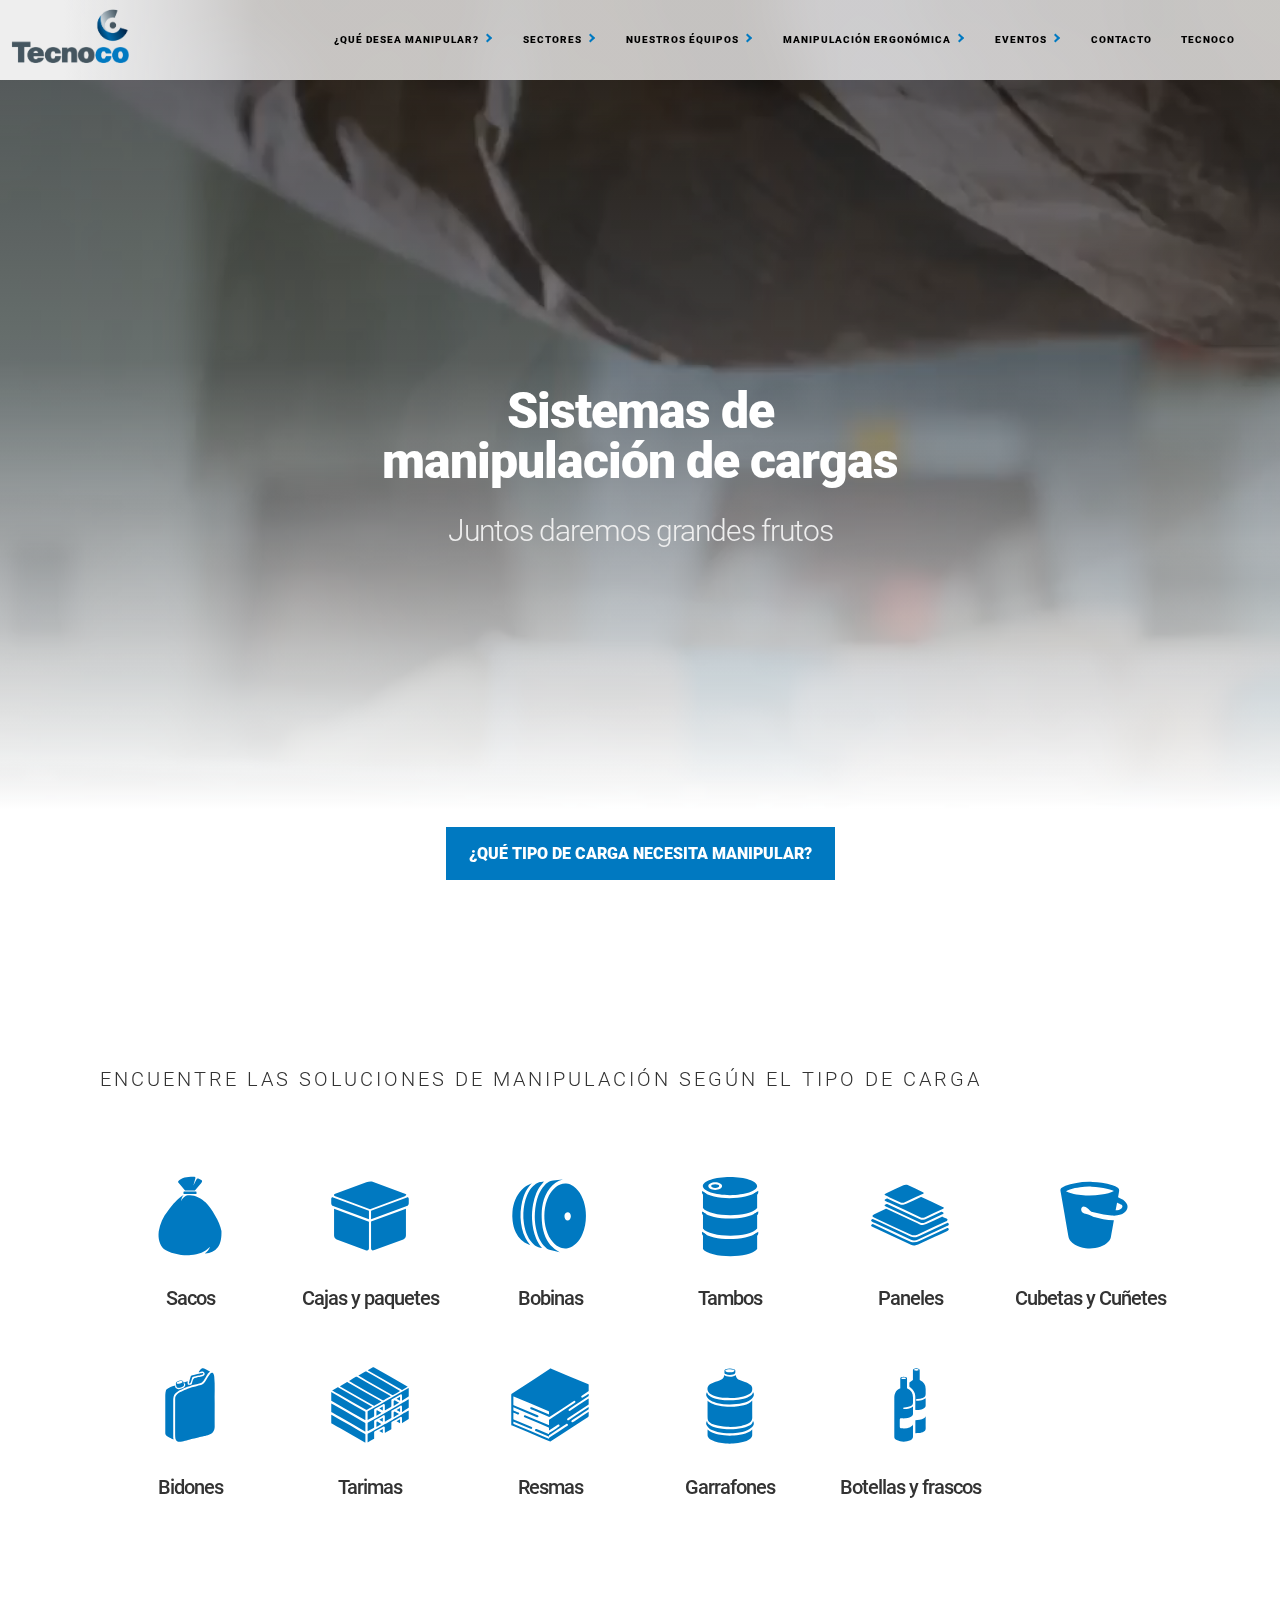
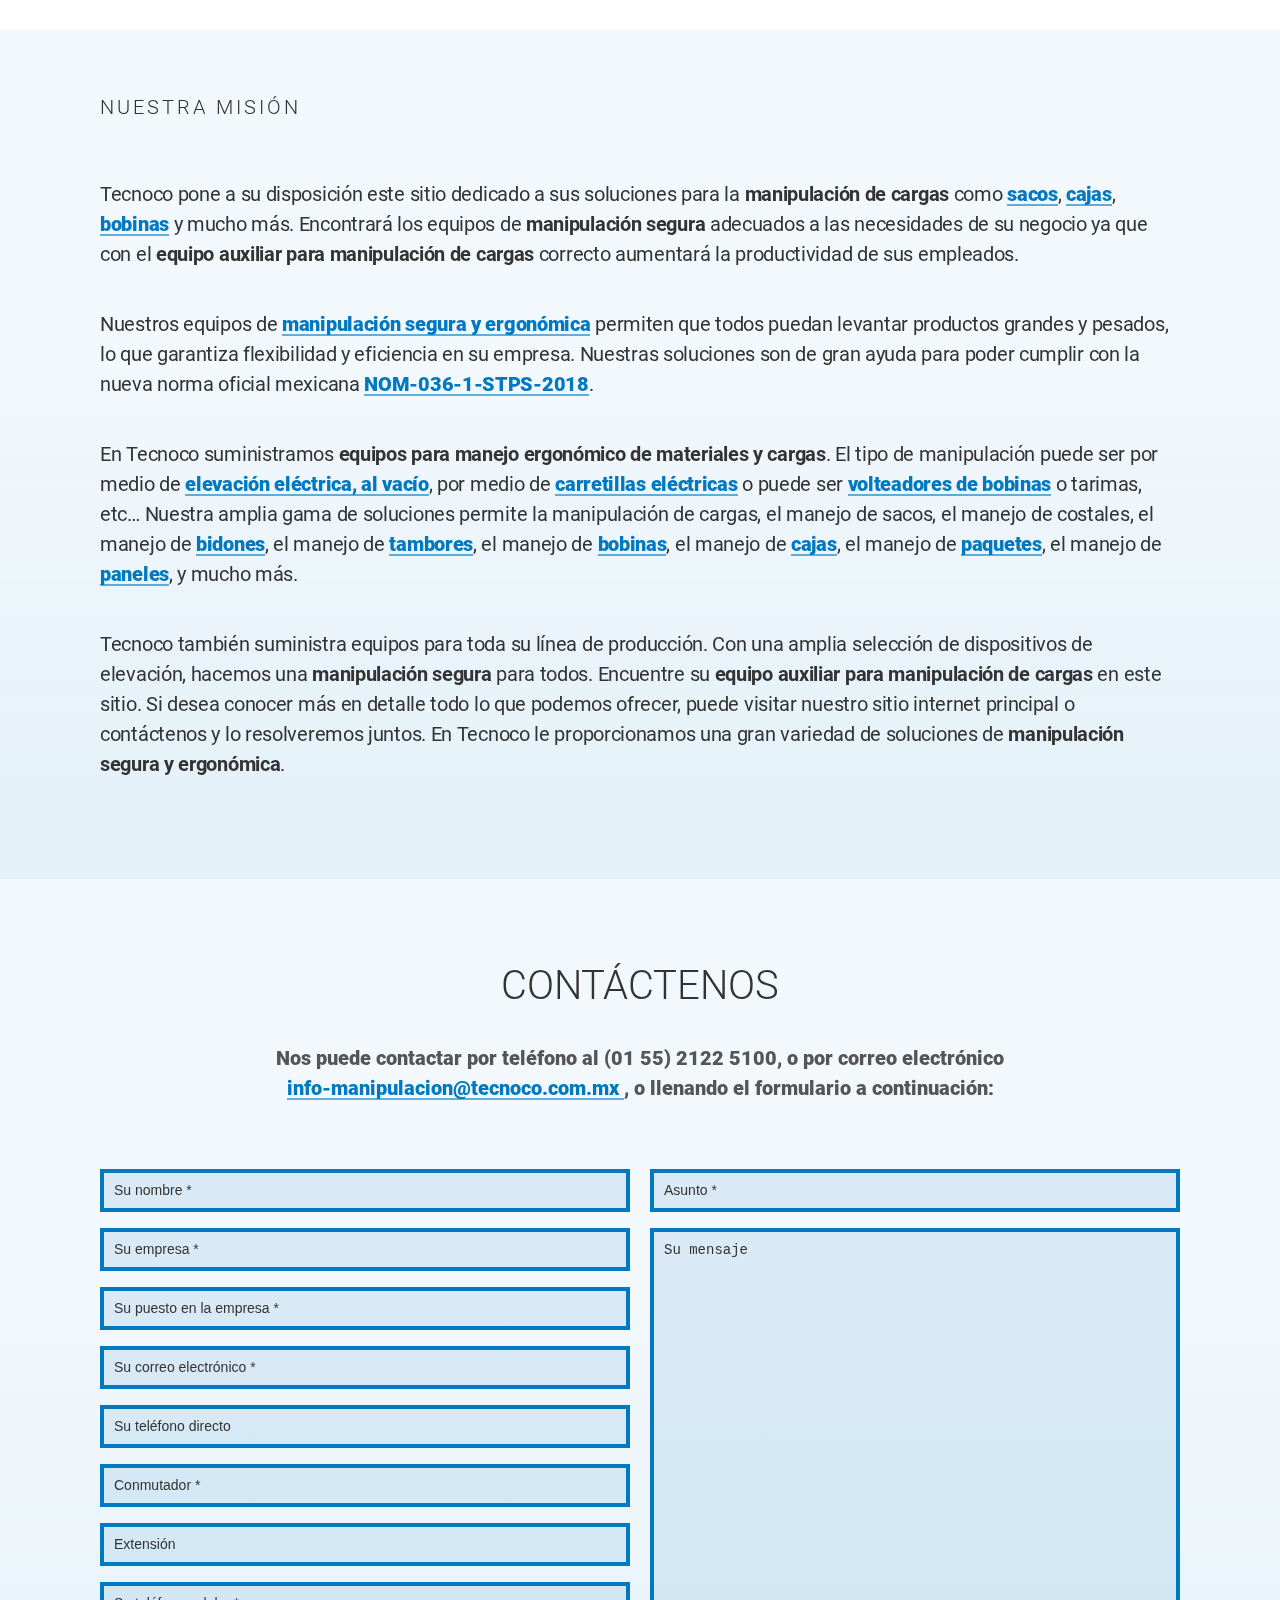
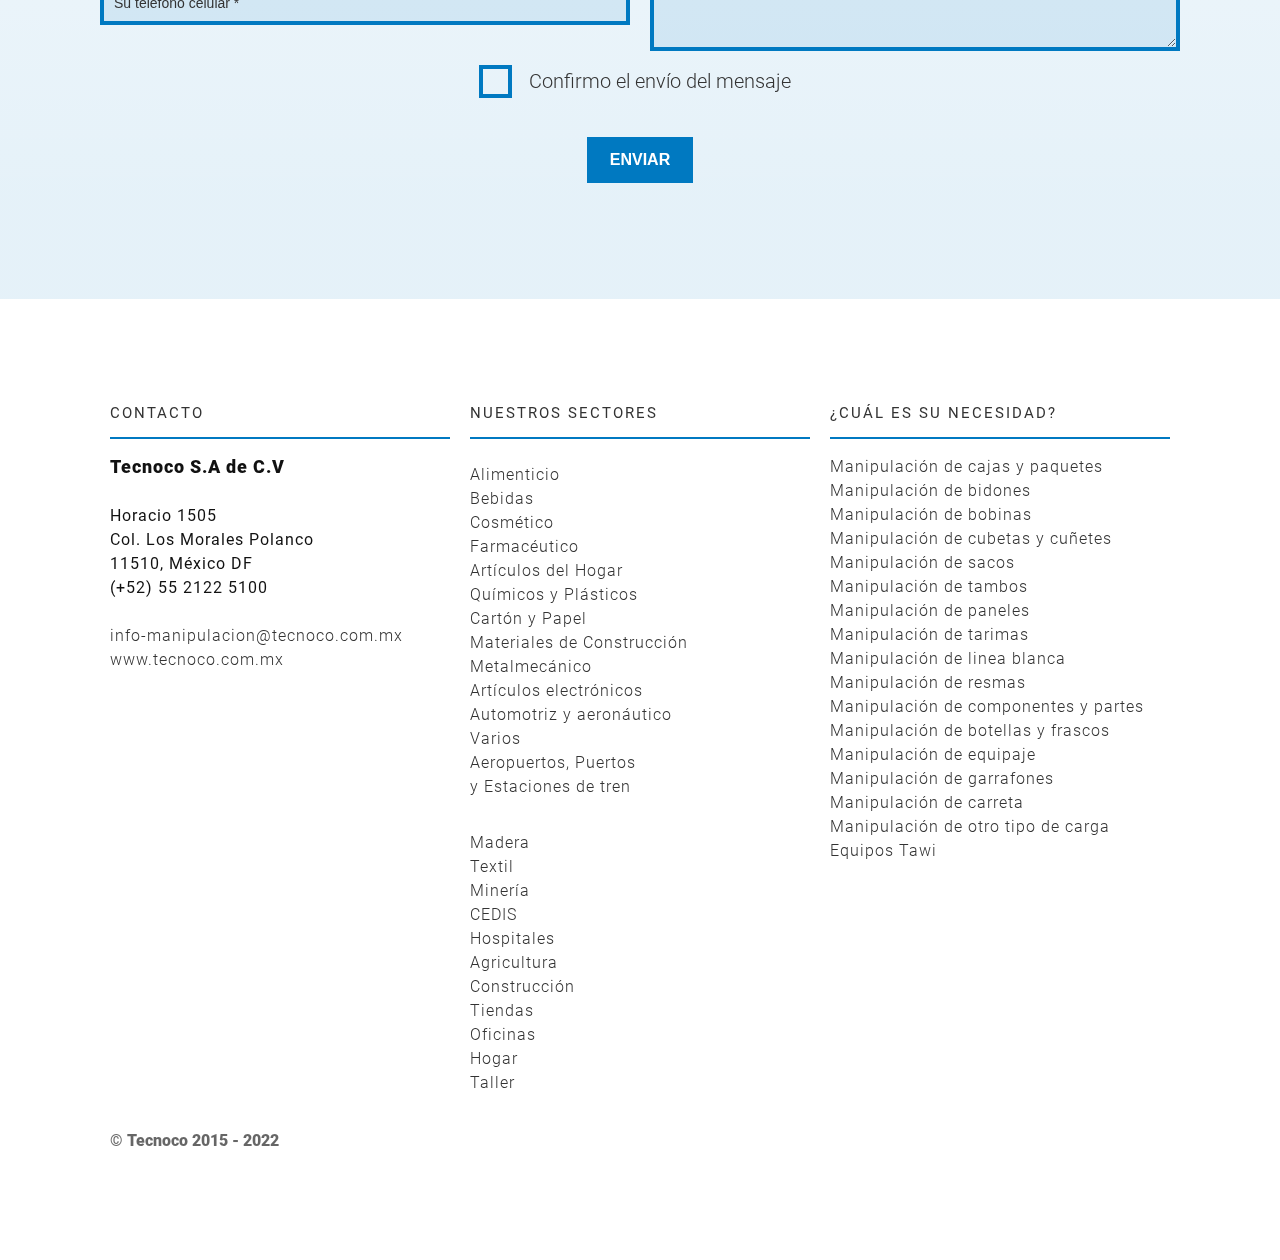
<file: index.html>
<!DOCTYPE html>
<html lang="es">
<head>
	<meta charset="utf-8">
	<meta name="viewport" content="width=device-width, initial-scale=1">
	<title>Tecnoco - Sistemas de manipulacion de cargas</title>
	<meta name="description" content="Encuentre el sistema de manipulación de carga adecuado a sus necesidades y al tipo de carga. Tecnono suministra equipos para el manejo ergonómico de cargas.">
	<!--link rel="canonical" href="http://www.example.com/product.html" /-->
	<link rel="stylesheet" href="style.css">
	<link rel="stylesheet" href="roboto/roboto.css">
</head>
<body class="scrollInactive">

	<div id="topHeader">
		<a id="logoLink" href="index.html"><div id="logo" class="imgLink">Tecnoco</div></a>
		<nav id="siteNav">
			<div class="navBtn context" id="tiposMenu">
				<a href="index.html">¿Qué desea manipular?<img src="images/listBullet.svg" alt=">"></a>
				<h3>¿Qué desea manipular?</h3>
				<div class="navGrid">
					<a href="index.html">Sacos</a>
					<a href="index.html">Cajas y paquetes</a>
					<a href="index.html">Bobinas</a>
					<a href="index.html">Tambos</a>
					<a href="index.html">Paneles</a>
					<a href="index.html">Cubetas y Cuñetes</a>
					<a href="index.html">Bidones</a>
					<a href="index.html">Tarimas</a>
					<a href="index.html">Resmas</a>
					<a href="index.html">Garrafones</a>
					<a href="index.html">Botellas y frascos</a>
					<a href="index.html">Componentes y partes</a>
					<a href="index.html">Electrodomésticos</a>
					<a href="index.html">Equipaje</a>
					<a href="index.html">Carreta</a>
					<a href="index.html">Basura</a>
					<a href="index.html">Arena/Tierra</a>
					<a href="index.html">Granel</a>
					<a href="index.html">Lingotes</a>
					<a href="index.html">Placas y bloques</a>
					<a href="index.html">Ropa</a>
					<a href="index.html">Vigas y perfiles</a>
					<a href="index.html">Equipo sobre rueda</a>
					<a href="index.html">Carrete de cable</a>
					<a href="index.html">Masa</a>
					<a href="index.html">Otro tipo de carga</a>
				</div>
			</div>
			<div class="navBtn context" id="sectoresMenu">
				<a href="index.html">Sectores<img src="images/listBullet.svg" alt=">"></a>
				<h3>Sectores</h3>
				<div class="navGrid">
					<a href="index.html">Alimenticio</a>
					<a href="index.html">Artículos del Hogar</a>
					<a href="index.html">Artículos electrónicos</a>
					<a href="index.html">Automotriz y aeronáutico</a>
					<a href="index.html">Bebidas</a>
					<a href="index.html">Cartón y Papel</a>
					<a href="index.html">Cosmético</a>
					<a href="index.html">Farmacéutico</a>
					<a href="index.html">Madera</a>
					<a href="index.html">Materiales de Construcción</a>
					<a href="index.html">Metalmecánico</a>
					<a href="index.html">Minería</a>
					<a href="index.html">Químicos y Plásticos</a>
					<a href="index.html">Textil</a>
					<a href="index.html">Varios</a>
				</div>
			</div>
			<div class="navBtn context" id="equiposMenu">
				<a href="index.html">Nuestros équipos<img src="images/listBullet.svg" alt=">"></a>
				<h3>Nuestros équipos</h3>
				<div class="navGrid">
					<a href="index.html">Manipuladores por vacío</a>
					<a href="index.html">Polipasto con cable</a>
					<a href="index.html">Surtidores móviles</a>
					<a href="index.html">Elevadores por vacío</a>
					<a href="index.html">Intercambiadores de tarimas</a>
					<a href="index.html">Grúas sobre ruedas</a>
					<a href="index.html">Carretillas eléctricas</a>
					<a href="index.html">Dispensadores de Tarimas</a>
					<a href="index.html">Exoesqueletos</a>
					<a href="index.html">Remolcadores Eléctricos</a>
					<a href="index.html">Mesas elevadoras</a>
				</div>
			</div>
			<div class="navBtn context oneLine" id="manipErgoMenu">
				<a href="index.html">Manipulación ergonómica<img src="images/listBullet.svg" alt=">"></a>
				<h3>Manipulación ergonómica</h3>
				<div class="navGrid">
				    <a href="index.html">Riesgos y prevención</a>
				    <a href="index.html">Normatividad en ergonomia</a>
				    <a href="soluciones-para-cumplir-con-la-nom-036-1-stps-2018.html">Cumplir con la NOM-036-1-STPS-2018</a>
				    <a href="index.html">Publicaciones de interés</a>
				</div>
			</div>
			<div class="navBtn context oneLine" id="eventosMenu">
				<a href="index.html">Eventos<img src="images/listBullet.svg" alt=">"></a>
				<h3>Eventos</h3>
				<div class="navGrid">
					<a href="index.html">Futuros eventos</a>
					<a href="index.html">Eventos pasados</a>
					<a href="index.html">Seminario</a>
					<a href="index.html">Webinarios</a>
				</div>
			</div>
			<!-- <div class="navBtn">
				<a href="index.html">Novedades</a>
			</div> -->
			<div class="navBtn">
				<label id="contactoBtn">Contacto</label>
			</div>
			<div class="navBtn">
				<a href="index.html">Tecnoco</a>
			</div>
		</nav>
		
	</div>


	<div id="buscarContent">
		<h2>Encuentre el mejor sistema de manipulación:</h2>
		<aside id="buscarField">
			<h3>Por palabre clave</h3>
			<form method="get" id="searchForm" action="index.html">
				<input type="text" name="s" placeholder="Buscar..." id="searchFormField">
				<input type="submit" name="submit" value="Buscar" id="searchFormSubmit">
			</form>
		</aside>
		<br><br>
		<hr>
		<h3>Por tipo de carga</h3>
		<ul id="buscarTipoDeCarga">
    		<li><a href="categoria/sacos.html">Sacos</a></li>
    		<li><a href="categoria/cajas/">Cajas y paquetes</a></li>
    		<li><a href="categoria/bobinas/">Bobinas</a></li>
    		<li><a href="categoria/tambores/">Tambos</a></li>
    		<li><a href="categoria/paneles/">Paneles</a></li>
    		<li><a href="categoria/cubetas_cunetes/">Cubetas y Cuñetes</a></li>
    		<li><a href="categoria/manipuladores-de-bidones/">Bidones</a></li>
    		<li><a href="categoria/tarimas/">Tarimas</a></li>
    		<li><a href="categoria/resmas/">Resmas</a></li>
    		<li><a href="categoria/garrafones/">Garrafones</a></li>
    		<li><a href="categoria/botellas-y-frascos/">Botellas y frascos</a></li>
    		<li><label id="verMasTipos" class="masMenos">&#43; Mas tipos</label></li>
    		<li class="hiddenTipos"><a href="categoria/automotriz/">Componentes y partes</a></li>
    		<li class="hiddenTipos"><a href="categoria/linea_blanca/">Electrodomésticos</a></li>
    		<li class="hiddenTipos"><a href="categoria/equipaje/">Equipaje</a></li>
    		<li class="hiddenTipos"><a href="categoria/carreta/">Carreta</a></li>
    		<li class="hiddenTipos"><a href="categoria/basura/">Basura</a></li>
    		<li class="hiddenTipos"><a href="categoria/arena-tierra/">Arena/Tierra</a></li>
    		<li class="hiddenTipos"><a href="categoria/granel/">Granel</a></li>
    		<li class="hiddenTipos"><a href="categoria/lingotes/">Lingotes</a></li>
    		<li class="hiddenTipos"><a href="categoria/placas-y-bloques/">Placas y bloques</a></li>
    		<li class="hiddenTipos"><a href="categoria/ropa/">Ropa</a></li>
    		<li class="hiddenTipos"><a href="categoria/vigas-y-perfiles/">Vigas y perfiles</a></li>
    		<li class="hiddenTipos"><a href="categoria/equipo-sobre-rueda/">Equipo sobre rueda</a></li>
    		<li class="hiddenTipos"><a href="categoria/carrete-de-cable/">Carrete de cable</a></li>
    		<li class="hiddenTipos"><a href="categoria/masa/">Masa</a></li>
    		<li class="hiddenTipos"><a href="categoria/otro_tipo/">Otro tipo de carga</a></li>
    		<li><label id="verMenosTipos" class="masMenos">&#43; Menos tipos</label></li>
    	</ul>
    	<hr>
		<div id="buscarSector">
			<h3 class="widget-title">Por sector</h3>
			<h4 class="widget-subtitle">Sectores industriales</h4>
			<ul>
				<li>
					<input type="checkbox" id="alimenticio" value="alimenticio">
					<label for="alimenticio">Alimenticio</label>
				</li>
				<li>
					<input type="checkbox" id="articulos_del_hogar" value="articulos_del_hogar">
					<label for="articulos_del_hogar">Artículos del Hogar</label>
				</li>
				<li>
					<input type="checkbox" id="articulos_electronicos" value="articulos_electronicos">
					<label for="articulos_electronicos">Artículos electrónicos</label>
				</li>
				<li>
					<input type="checkbox" id="automotriz" value="automotriz">
					<label for="automotriz">Automotriz y aeronáutico</label>
				</li>
				<li>
					<input type="checkbox" id="bebidas" value="bebidas">
					<label for="bebidas">Bebidas</label>
				</li>
				<li>
					<input type="checkbox" id="carton_papel" value="carton_papel">
					<label for="carton_papel">Cartón y Papel</label>
				</li>
				<li>
					<input type="checkbox" id="cosmetico" value="cosmetico">
					<label for="cosmetico">Cosmético</label>
				</li>
				<li>
					<input type="checkbox" id="farmaceutico" value="farmaceutico">
					<label for="farmaceutico">Farmacéutico</label>
				</li>
				<li>
					<input type="checkbox" id="madera" value="madera">
					<label for="madera">Madera</label>
				</li>
				<li>
					<input type="checkbox" id="materiales_construccion" value="materiales_construccion">
					<label for="materiales_construccion" style="letter-spacing: -0.6px;">Materiales de Construcción</label>
				</li>
				<li>
					<input type="checkbox" id="metalmecanico" value="metalmecanico">
					<label for="metalmecanico">Metalmecánico</label>
				</li>
				<li>
					<input type="checkbox" id="mineria" value="mineria">
					<label for="mineria">Minería</label>
				</li>
				<li>
					<input type="checkbox" id="quimicos_plasticos" value="quimicos_plasticos">
					<label for="quimicos_plasticos">Químicos y Plásticos</label>
				</li>
				<li>
					<input type="checkbox" id="textil" value="textil">
					<label for="textil">Textil</label>
				</li>
				<li>
					<input type="checkbox" id="varios" value="varios">
					<label for="varios">Varios</label>
				</li>
			</ul>		
			<h4 class="widget-subtitle">Otros sectores</h4>
			<ul>
				<li><input type="checkbox" id="aeropuertos" value="aeropuertos">
					<label for="aeropuertos">Aeropuertos, Puertos y<br>Estaciones de tren</label>
				</li>
				<li><input type="checkbox" id="agricultura" value="agricultura">
					<label for="agricultura">Agricultura</label>
				</li>
				<li><input type="checkbox" id="cedis" value="cedis">
					<label for="cedis">CEDIS</label>
				</li>
				<li><input type="checkbox" id="construccion" value="construccion">
					<label for="construccion">Construcción</label>
				</li>
				<li><input type="checkbox" id="hogar" value="hogar">
					<label for="hogar">Hogar</label>
				</li>
				<li><input type="checkbox" id="hospitales" value="hospitales">
					<label for="hospitales">Hospitales</label>
				</li>
				<li><input type="checkbox" id="oficinas" value="oficinas">
					<label for="oficinas">Oficinas</label>
				</li>
				<li><input type="checkbox" id="taller" value="taller">
					<label for="taller">Taller</label>
				</li>
				<li><input type="checkbox" id="tiendas" value="tiendas">
					<label for="tiendas">Tiendas</label>
				</li>
			</ul>		
		</div>
	</div>

	<div id="buscarMask"></div>
	<!-- <div id="buscarOpener" class="inactive">
		<div id="buscarIcon"></div>
		<span id="buscarText">B<br>U<br>S<br>C<br>A<br>R</span>
	</div> -->

	<!-- <div id="pageNav" class="initHover">
		<div id="arrowUp" class="navArrow"></div>
		<div class="level" data-after="Principio"></div>
		<div class="level" data-after="Contáctenos" id="contactenosBtn"></div>
		<div id="arrowDown" class="navArrow"></div>
	</div> -->

	

	<div id="bgVideoContainer">
		<!--img id="bgVideo" src="images/DSC02329.webp"-->
		<video id="bgVideo" loop="" muted="" autoplay="" playsinline="" controls="false" playsinline poster="images/DSC02329.webp">
			<source src="images/herovideo.m4v" type="video/mp4">
			<source src="/sites/default/files/2021-06/home-bg_20210413.ogv" type="video/ogg">
			<source src="/sites/default/files/2021-06/home-bg_20210413.webm" type="video/webm">
		</video>
	</div>

	<h1 id="heroText">
		<span id="siteTitle">Sistemas de<br>manipulación de cargas</span>
		<span id="siteSubtitle">Juntos daremos grandes frutos</span>
	</h1>
	

	<div id="scrollDownBtn" class="rectButton">
		<span>¿Qué tipo de carga necesita manipular?</span>
	</div>


	<main class="indexMain">
		<div id="tipos" class="section topArticle" data-name="Tipos de carga">
			<h2 id="tiposHeader">Encuentre las soluciones de manipulación según el tipo de carga</h2>
			<div id="tipoContainer">
				<a href="sacos.html">
					<div class="tipo">
						<div class="tipoImg" style="background-image: url('images/tiposImg/sacos.svg');"></div>
						<p class="tipoTitle">Sacos</p>
					</div>
				</a>
				<a href="index.html">
					<div class="tipo">
						<div class="tipoImg" style="background-image: url('images/tiposImg/cajas.svg');"></div>
						<p class="tipoTitle">Cajas y paquetes</p>
					</div>
				</a>
				<a href="index.html">
					<div class="tipo">
						<div class="tipoImg" style="background-image: url('images/tiposImg/bobinas.svg');"></div>
						<p class="tipoTitle">Bobinas</p>
					</div>
				</a>
				<a href="index.html">
					<div class="tipo">
						<div class="tipoImg" style="background-image: url('images/tiposImg/tambos.svg');"></div>
						<p class="tipoTitle">Tambos</p>
					</div>
				</a>
				<a href="index.html">
					<div class="tipo">
						<div class="tipoImg" style="background-image: url('images/tiposImg/paneles.svg');"></div>
						<p class="tipoTitle">Paneles</p>
					</div>
				</a>
				<a href="index.html">
					<div class="tipo">
						<div class="tipoImg" style="background-image: url('images/tiposImg/cubeta.svg');"></div>
						<p class="tipoTitle">Cubetas y Cuñetes</p>
					</div>
				</a>
				<a href="index.html">
					<div class="tipo">
						<div class="tipoImg" style="background-image: url('images/tiposImg/bidones.svg');"></div>
						<p class="tipoTitle">Bidones</p>
					</div>
				</a>
				<a href="index.html">
					<div class="tipo">
						<div class="tipoImg" style="background-image: url('images/tiposImg/tarimas.svg');"></div>
						<p class="tipoTitle">Tarimas</p>
					</div>
				</a>
				<a href="index.html">
					<div class="tipo">
						<div class="tipoImg" style="background-image: url('images/tiposImg/resmas.svg');"></div>
						<p class="tipoTitle">Resmas</p>
					</div>
				</a>
				<a href="index.html">
					<div class="tipo">
						<div class="tipoImg" style="background-image: url('images/tiposImg/garrafones.svg');"></div>
						<p class="tipoTitle">Garrafones</p>
					</div>
				</a>
				<a href="index.html">
					<div class="tipo">
						<div class="tipoImg" style="background-image: url('images/tiposImg/botellas.svg');"></div>
						<p class="tipoTitle">Botellas y frascos</p>
					</div>
				</a>
			</div>
		</div>

		<div id="landingPageParagraphs" class="section" data-name="Nuestra misión">
			<h2>Nuestra misión</h2>
			<p>Tecnoco pone a su disposición este sitio dedicado a sus soluciones para la <strong>manipulación de cargas</strong> como <a href="categoria/sacos/">sacos</a>, <a href="categoria/cajas/">cajas</a>, <a href="categoria/bobinas/">bobinas</a> y mucho más. Encontrará los equipos de <strong>manipulación segura</strong> adecuados a las necesidades de su negocio ya que con el <strong>equipo auxiliar para manipulación de cargas</strong> correcto aumentará la productividad de sus empleados.</p>
			<p>Nuestros equipos de <a href="manipulacion-ergonomica-riesgos-y-prevencion/"><strong>manipulación segura y ergonómica</strong></a> permiten que todos puedan levantar productos grandes y pesados, lo que garantiza flexibilidad y eficiencia en su empresa. Nuestras soluciones son de gran ayuda para poder cumplir con la nueva norma oficial mexicana <a href="soluciones-para-cumplir-con-la-nom-036-1-stps-2018/"><strong>NOM-036-1-STPS-2018</strong></a>.</p>
			<p>En Tecnoco suministramos&nbsp;<strong>equipos para manejo ergonómico de materiales y cargas</strong>. El tipo de manipulación puede ser por medio de <a href="elevadores-por-vacio/">elevación eléctrica, al vacío</a>, por medio de <a href="carretillas-electricas/">carretillas eléctricas</a> o puede ser <a href="equipo/elevador-y-volteador-de-carretes-bobinas/">volteadores de bobinas</a> o tarimas, etc… Nuestra amplia gama de soluciones permite la manipulación de cargas, el manejo de sacos, el manejo de costales, el manejo de <a href="categoria/manipuladores-de-bidones/">bidones</a>, el manejo de <a href="categoria/tambores/">tambores</a>, el manejo de <a href="categoria/bobinas/">bobinas</a>, el manejo de <a href="categoria/cajas/">cajas</a>, el manejo de <a href="categoria/cajas/">paquetes</a>, el manejo de <a href="categoria/paneles/">paneles</a>, y mucho más.</p>
			<p>Tecnoco también suministra equipos para toda su línea de producción.&nbsp;Con una amplia selección de dispositivos de elevación, hacemos una <strong>manipulación segura </strong>para todos. Encuentre su <strong>equipo auxiliar para manipulación de cargas</strong> en este sitio. Si desea conocer más en detalle todo lo que podemos ofrecer, puede visitar nuestro sitio internet principal o contáctenos&nbsp;y lo resolveremos juntos. En Tecnoco le proporcionamos una gran variedad de soluciones de <strong>manipulación segura y ergonómica</strong>.</p>
		</div>
	</main>

	
	<div role="form" class="wpcf7 form section" data-name="Contáctenos" id="wpcf7-f506-p20-o1" dir="ltr" lang="es-ES">
		<h2>Contáctenos</h2>
		<div class="screen-reader-response"><p role="status" aria-live="polite" aria-atomic="true"></p> <ul></ul></div>
		<form action="/#wpcf7-f506-p20-o1" method="post" class="wpcf7-form init wpcf7-acceptance-as-validation" novalidate="novalidate" data-status="init">
			<div style="display: none;">
				<input type="hidden" name="_wpcf7" value="506">
				<input type="hidden" name="_wpcf7_version" value="5.6.2">
				<input type="hidden" name="_wpcf7_locale" value="es_ES">
				<input type="hidden" name="_wpcf7_unit_tag" value="wpcf7-f506-p20-o1">
				<input type="hidden" name="_wpcf7_container_post" value="20">
				<input type="hidden" name="_wpcf7_posted_data_hash" value="">
			</div>
			<div class="contact-intro" id="contactenos">
				<p>Nos puede contactar por teléfono al (01 55) 2122 5100, o por correo electrónico
					<a href="javascript:;" data-enc-email="vasb-znavchynpvba[at]grpabpb.pbz.zk" class="mail-link" data-wpel-link="ignore">
						<span id="eeb-216714-180144">info-manipulacion@tecnoco.com.mx</span>
						<script type="text/javascript">(function(){var ml="o4peimnc0t-lfu.a%x",mi="46<0:5?642=;?7406@189376070>705>5A",o="";for(var j=0,l=mi.length;j<l;j++){o+=ml.charAt(mi.charCodeAt(j)-48);}document.getElementById("eeb-216714-180144").innerHTML = decodeURIComponent(o);}());</script>
						<noscript>*protected email*</noscript>
					</a>, o llenando el formulario a continuación:
				</p>
			</div>
			<div id="formContent">
				<div class="contact-left-sidebar">
					<p>
						<span class="wpcf7-form-control-wrap" data-name="your-name"><input placeholder="Su nombre *" type="text" name="your-name" value="" size="40" class="wpcf7-form-control wpcf7-text wpcf7-validates-as-required" aria-required="true" aria-invalid="false"></span> </p>
					<p>
						<span class="wpcf7-form-control-wrap" data-name="your-company"><input placeholder="Su empresa *" type="text" name="your-company" value="" size="40" class="wpcf7-form-control wpcf7-text wpcf7-validates-as-required" aria-required="true" aria-invalid="false"></span>
					</p>
					<p>
						<span class="wpcf7-form-control-wrap" data-name="your-job"><input placeholder="Su puesto en la empresa *" type="text" name="your-job" value="" size="40" class="wpcf7-form-control wpcf7-text wpcf7-validates-as-required" aria-required="true" aria-invalid="false"></span>
					</p>
					<p>
						<span class="wpcf7-form-control-wrap" data-name="your-email"><input placeholder="Su correo electrónico *" type="email" name="your-email" value="" size="40" class="wpcf7-form-control wpcf7-text wpcf7-email wpcf7-validates-as-required wpcf7-validates-as-email" aria-required="true" aria-invalid="false"></span>
					</p>
					<p>
						<span class="wpcf7-form-control-wrap" data-name="your-phone"><input placeholder="Su teléfono directo" type="text" name="your-phone" value="" size="40" class="wpcf7-form-control wpcf7-text" aria-invalid="false"></span>
					</p>
					<p>
					    <span class="wpcf7-form-control-wrap" data-name="conmutador"><input placeholder="Conmutador *" type="text" name="conmutador" value="" size="40" class="wpcf7-form-control wpcf7-text wpcf7-validates-as-required" aria-required="true" aria-invalid="false"></span>
					</p>
					<p>
					    <span class="wpcf7-form-control-wrap" data-name="extension"><input placeholder="Extensión" type="text" name="extension" value="" size="40" class="wpcf7-form-control wpcf7-text" aria-invalid="false"></span>
					</p>
					<p>
					    <span class="wpcf7-form-control-wrap" data-name="mobile"><input placeholder="Su teléfono celular *" type="text" name="mobile" value="" size="40" class="wpcf7-form-control wpcf7-text" aria-invalid="false"></span>
					</p>
				</div>
				<div class="contact-main">
					<p>
				    	<span class="wpcf7-form-control-wrap" data-name="your-subject"><input placeholder="Asunto *" type="text" name="your-subject" value="" size="40" class="wpcf7-form-control wpcf7-text wpcf7-validates-as-required" aria-required="true" aria-invalid="false"></span>
					</p>
					<p>
				    	<span class="wpcf7-form-control-wrap" data-name="your-message"><textarea placeholder="Su mensaje" name="your-message" cols="40" rows="10" class="wpcf7-form-control wpcf7-textarea" aria-invalid="false"></textarea></span>
				    </p>
				</div>
			</div>
			<div class="clear"></div>
			<div class="contact-submit">
				<label class="contactFormAcceptance">Confirmo el envío del mensaje
					<input type="checkbox">
					<span class="checkmark"></span>
				</label>
				<p class="contactFormSubmit">
					<input type="submit" value="Enviar" class="wpcf7-form-control has-spinner wpcf7-submit"><span class="wpcf7-spinner"></span>
				</p>
			</div>
			<input type="hidden" class="wpcf7-pum" value="{&quot;closepopup&quot;:false,&quot;closedelay&quot;:0,&quot;openpopup&quot;:false,&quot;openpopup_id&quot;:0}">
			<div class="wpcf7-response-output" aria-hidden="true"></div>
		</form>
	</div>

	<footer id="colophon" role="contentinfo">
		<div class="site-info">
			<div class="credits credits-left">
				<p class="footerDivHeader">Contacto</p>
				<hr>
				<ul>
					<li>
						<span>
							<span id="footerTecnocoHeader">Tecnoco S.A de C.V</span><br><br>
							Horacio 1505<br>
							Col. Los Morales Polanco<br>
							11510, México DF<br>
							(+52) 55 2122 5100<br><br>
						</span>
					</li>
					<li>
						<span id="eeb-597900-827416">
							<a href="mailto:info-manipulacion@tecnoco.com.mx" class="mail-link">info-manipulacion@tecnoco.com.mx</a>
						</span>
						<script type="text/javascript">(function(){var ml="npekoC.uia3Dmx2fEF%hrs4lA-0ct",mi="B:59B>JCD2?B:;B>><98GL4B:H80?4I<90817G9K840BFJL2K04K46K4<6<=B>>B>JB>JKG9EEB:;B>><98GIG803B>>B:@80?4I<90817G9K840BFJL2K04K46K4<6<=B:5B>A9B:@",o="";for(var j=0,l=mi.length;j<l;j++){o+=ml.charAt(mi.charCodeAt(j)-48);}document.getElementById("eeb-597900-827416").innerHTML = decodeURIComponent(o);}());
						</script>
						<noscript>
							<span id="eeb-747214-232248"></span>
							<script type="text/javascript">document.getElementById("eeb-747214-232248").innerHTML = eval(decodeURIComponent("%27%69%6e%66%6f%2d%6d%61%6e%69%70%75%6c%61%63%69%6f%6e%40%74%65%63%6e%6f%63%6f%2e%63%6f%6d%2e%6d%78%27"))</script>
							<noscript>*protected email*
						</noscript>
					</li>
					<li>
						<a href="http://www.tecnoco.com.mx" target="_blank" title="Visite nuestra página internet principal">www.tecnoco.com.mx</a>
					</li>
				</ul>
			</div>
			<div class="credits credits-center">
				<p class="footerDivHeader">Nuestros sectores</p>
				<hr>
				<ul>
					<li>
						<a href="https://manipulacion-ergonomica.tecnoco.com.mx/equipo?sector=alimenticio">Alimenticio</a>
					</li>
					<li>
						<a href="https://manipulacion-ergonomica.tecnoco.com.mx/equipo?sector=bebidas">Bebidas</a>
					</li>
					<li>
						<a href="https://manipulacion-ergonomica.tecnoco.com.mx/equipo?sector=cosmetico">Cosmético</a>
					</li>
					<li>
						<a href="https://manipulacion-ergonomica.tecnoco.com.mx/equipo?sector=farmaceutico">Farmacéutico</a>
					</li>
					<li>
						<a href="https://manipulacion-ergonomica.tecnoco.com.mx/equipo?sector=articulos_del_hogar">Artículos del Hogar</a>
					</li>
					<li>
						<a href="https://manipulacion-ergonomica.tecnoco.com.mx/equipo?sector=quimicos_plasticos">Químicos y Plásticos</a>
					</li>
					<li>
						<a href="https://manipulacion-ergonomica.tecnoco.com.mx/equipo?sector=carton_papel">Cartón y Papel</a>
					</li>
					<li>
						<a href="https://manipulacion-ergonomica.tecnoco.com.mx/equipo?sector=materiales_construccion">Materiales de Construcción</a>
					</li>
					<li>
						<a href="https://manipulacion-ergonomica.tecnoco.com.mx/equipo?sector=metalmecanico">Metalmecánico</a>
					</li>
					<li>
						<a href="https://manipulacion-ergonomica.tecnoco.com.mx/equipo?sector=articulos_electronicos">Artículos electrónicos</a>
					</li>
					<li>
						<a href="https://manipulacion-ergonomica.tecnoco.com.mx/equipo?sector=automotriz">Automotriz y aeronáutico</a>
					</li>
					<li>
						<a href="https://manipulacion-ergonomica.tecnoco.com.mx/equipo?sector=varios">Varios</a>
					</li>
					<li>
						<a href="https://manipulacion-ergonomica.tecnoco.com.mx/equipo?sector=aeropuertos">Aeropuertos, Puertos<br>y Estaciones de tren</a>
					</li>
				</ul>
				<ul>
					<li>
						<a href="https://manipulacion-ergonomica.tecnoco.com.mx/equipo?sector=madera">Madera</a>
					</li>
					<li>
						<a href="https://manipulacion-ergonomica.tecnoco.com.mx/equipo?sector=textil">Textil</a>
					</li>
					<li>
						<a href="https://manipulacion-ergonomica.tecnoco.com.mx/equipo?sector=mineria">Minería</a>
					</li>
					<li>
						<a href="https://manipulacion-ergonomica.tecnoco.com.mx/equipo?sector=cedis">CEDIS</a>
					</li>
					<li>
						<a href="https://manipulacion-ergonomica.tecnoco.com.mx/equipo?sector=hospitales">Hospitales</a>
					</li>
					<li>
						<a href="https://manipulacion-ergonomica.tecnoco.com.mx/equipo?sector=agricultura">Agricultura</a>
					</li>
					<li>
						<a href="https://manipulacion-ergonomica.tecnoco.com.mx/equipo?sector=construccion">Construcción</a>
					</li>
					<li>
						<a href="https://manipulacion-ergonomica.tecnoco.com.mx/equipo?sector=tiendas">Tiendas</a>
					</li>
					<li>
						<a href="https://manipulacion-ergonomica.tecnoco.com.mx/equipo?sector=oficinas">Oficinas</a>
					</li>
					<li>
						<a href="https://manipulacion-ergonomica.tecnoco.com.mx/equipo?sector=hogar">Hogar</a>
					</li>
					<li>
						<a href="https://manipulacion-ergonomica.tecnoco.com.mx/equipo?sector=taller">Taller</a>
					</li>
				</ul>
			</div>
			<div class="credits credits-right">
				<p class="footerDivHeader">¿Cuál es su necesidad?</p>
				<hr>
				<ul id="menu-footer-menu" class="nav">
					<li id="menu-item-158" class="menu-item menu-item-type-taxonomy menu-item-object-categoria menu-item-158">
						<a href="https://manipulacion-ergonomica.tecnoco.com.mx/categoria/cajas/">Manipulación de cajas y paquetes</a>
					</li>
					<li id="menu-item-156" class="menu-item menu-item-type-taxonomy menu-item-object-categoria menu-item-156">
						<a href="https://manipulacion-ergonomica.tecnoco.com.mx/categoria/manipuladores-de-bidones/">Manipulación de  bidones</a>
					</li>
					<li id="menu-item-157" class="menu-item menu-item-type-taxonomy menu-item-object-categoria menu-item-157">
						<a href="https://manipulacion-ergonomica.tecnoco.com.mx/categoria/bobinas/">Manipulación de bobinas</a>
					</li>
					<li id="menu-item-159" class="menu-item menu-item-type-taxonomy menu-item-object-categoria menu-item-159">
						<a href="https://manipulacion-ergonomica.tecnoco.com.mx/categoria/cubetas_cunetes/">Manipulación de cubetas y cuñetes</a>
					</li>
					<li id="menu-item-164" class="menu-item menu-item-type-taxonomy menu-item-object-categoria menu-item-164">
						<a href="https://manipulacion-ergonomica.tecnoco.com.mx/categoria/sacos/">Manipulación de sacos</a>
					</li>
					<li id="menu-item-165" class="menu-item menu-item-type-taxonomy menu-item-object-categoria menu-item-165">
						<a href="https://manipulacion-ergonomica.tecnoco.com.mx/categoria/tambores/">Manipulación de tambos</a>
					</li>
					<li id="menu-item-162" class="menu-item menu-item-type-taxonomy menu-item-object-categoria menu-item-162">
						<a href="https://manipulacion-ergonomica.tecnoco.com.mx/categoria/paneles/">Manipulación de paneles</a>
					</li>
					<li id="menu-item-166" class="menu-item menu-item-type-taxonomy menu-item-object-categoria menu-item-166">
						<a href="https://manipulacion-ergonomica.tecnoco.com.mx/categoria/tarimas/">Manipulación de tarimas</a>
					</li>
					<li id="menu-item-160" class="menu-item menu-item-type-taxonomy menu-item-object-categoria menu-item-160">
						<a href="https://manipulacion-ergonomica.tecnoco.com.mx/categoria/linea_blanca/">Manipulación de linea blanca</a>
					</li>
					<li id="menu-item-163" class="menu-item menu-item-type-taxonomy menu-item-object-categoria menu-item-163">
						<a href="https://manipulacion-ergonomica.tecnoco.com.mx/categoria/resmas/">Manipulación de resmas</a>
					</li>
					<li id="menu-item-155" class="menu-item menu-item-type-taxonomy menu-item-object-categoria menu-item-155">
						<a href="https://manipulacion-ergonomica.tecnoco.com.mx/categoria/automotriz/">Manipulación de componentes y partes</a>
					</li>
					<li id="menu-item-385" class="menu-item menu-item-type-taxonomy menu-item-object-categoria menu-item-385">
						<a href="https://manipulacion-ergonomica.tecnoco.com.mx/categoria/botellas-y-frascos/">Manipulación de botellas y frascos</a>
					</li>
					<li id="menu-item-386" class="menu-item menu-item-type-taxonomy menu-item-object-categoria menu-item-386">
						<a href="https://manipulacion-ergonomica.tecnoco.com.mx/categoria/equipaje/">Manipulación de equipaje</a>
					</li>
					<li id="menu-item-387" class="menu-item menu-item-type-taxonomy menu-item-object-categoria menu-item-387">
						<a href="https://manipulacion-ergonomica.tecnoco.com.mx/categoria/garrafones/">Manipulación de garrafones</a>
					</li>
					<li id="menu-item-1767" class="menu-item menu-item-type-taxonomy menu-item-object-categoria menu-item-1767">
						<a href="https://manipulacion-ergonomica.tecnoco.com.mx/categoria/carreta/">Manipulación de carreta</a>
					</li>
					<li id="menu-item-161" class="menu-item menu-item-type-taxonomy menu-item-object-categoria menu-item-161">
						<a href="https://manipulacion-ergonomica.tecnoco.com.mx/categoria/otro_tipo/">Manipulación de otro tipo de carga</a>
					</li>
					<li id="menu-item-515" class="menu-item menu-item-type-post_type menu-item-object-page menu-item-515">
						<a href="https://manipulacion-ergonomica.tecnoco.com.mx/tawi/">Equipos Tawi</a>
					</li>
				</ul>
			</div>
		</div><!-- .site-info -->
		<div class="copyright">
			© Tecnoco 2015 - 2022
		</div>
	</footer>



	<script type="text/javascript" src="jquery.js" defer></script>
	<script type="text/javascript" src="script.js" defer></script>
	<script type="text/javascript">
		document.addEventListener("DOMContentLoaded", function(event) {
			(function($) {
				$('#buscarSector').on('change','input[type="checkbox"]',function(){

					var ul = $(this).closest('ul'),
						values = [];

					ul.find('input:checked').each(function(){
						values.push( $(this).val() );
					});
					values = values.join(',');
					console.log(values);
					//window.location.replace('https://manipulacion-ergonomica.tecnoco.com.mx/equipo?sector='+values);

				});

			})(jQuery);
		});
	</script>
</body>
</html>
</file>
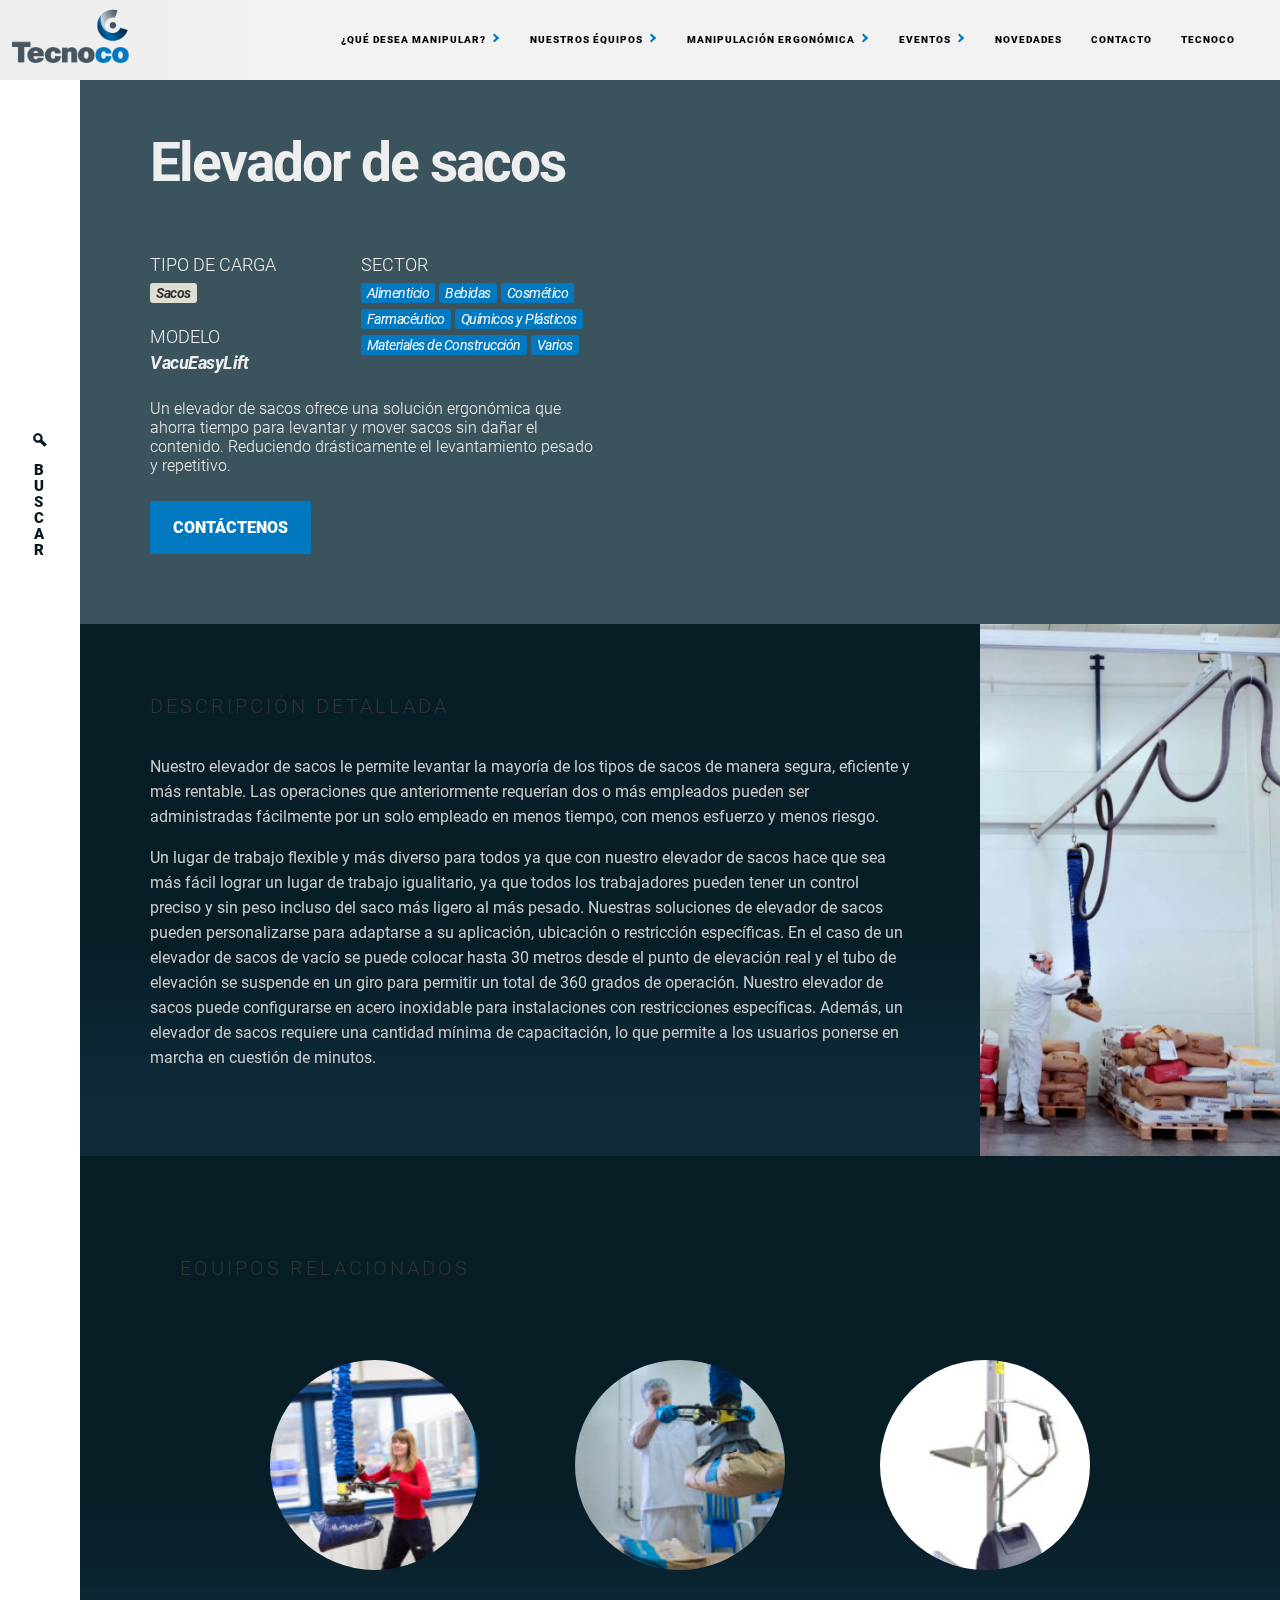
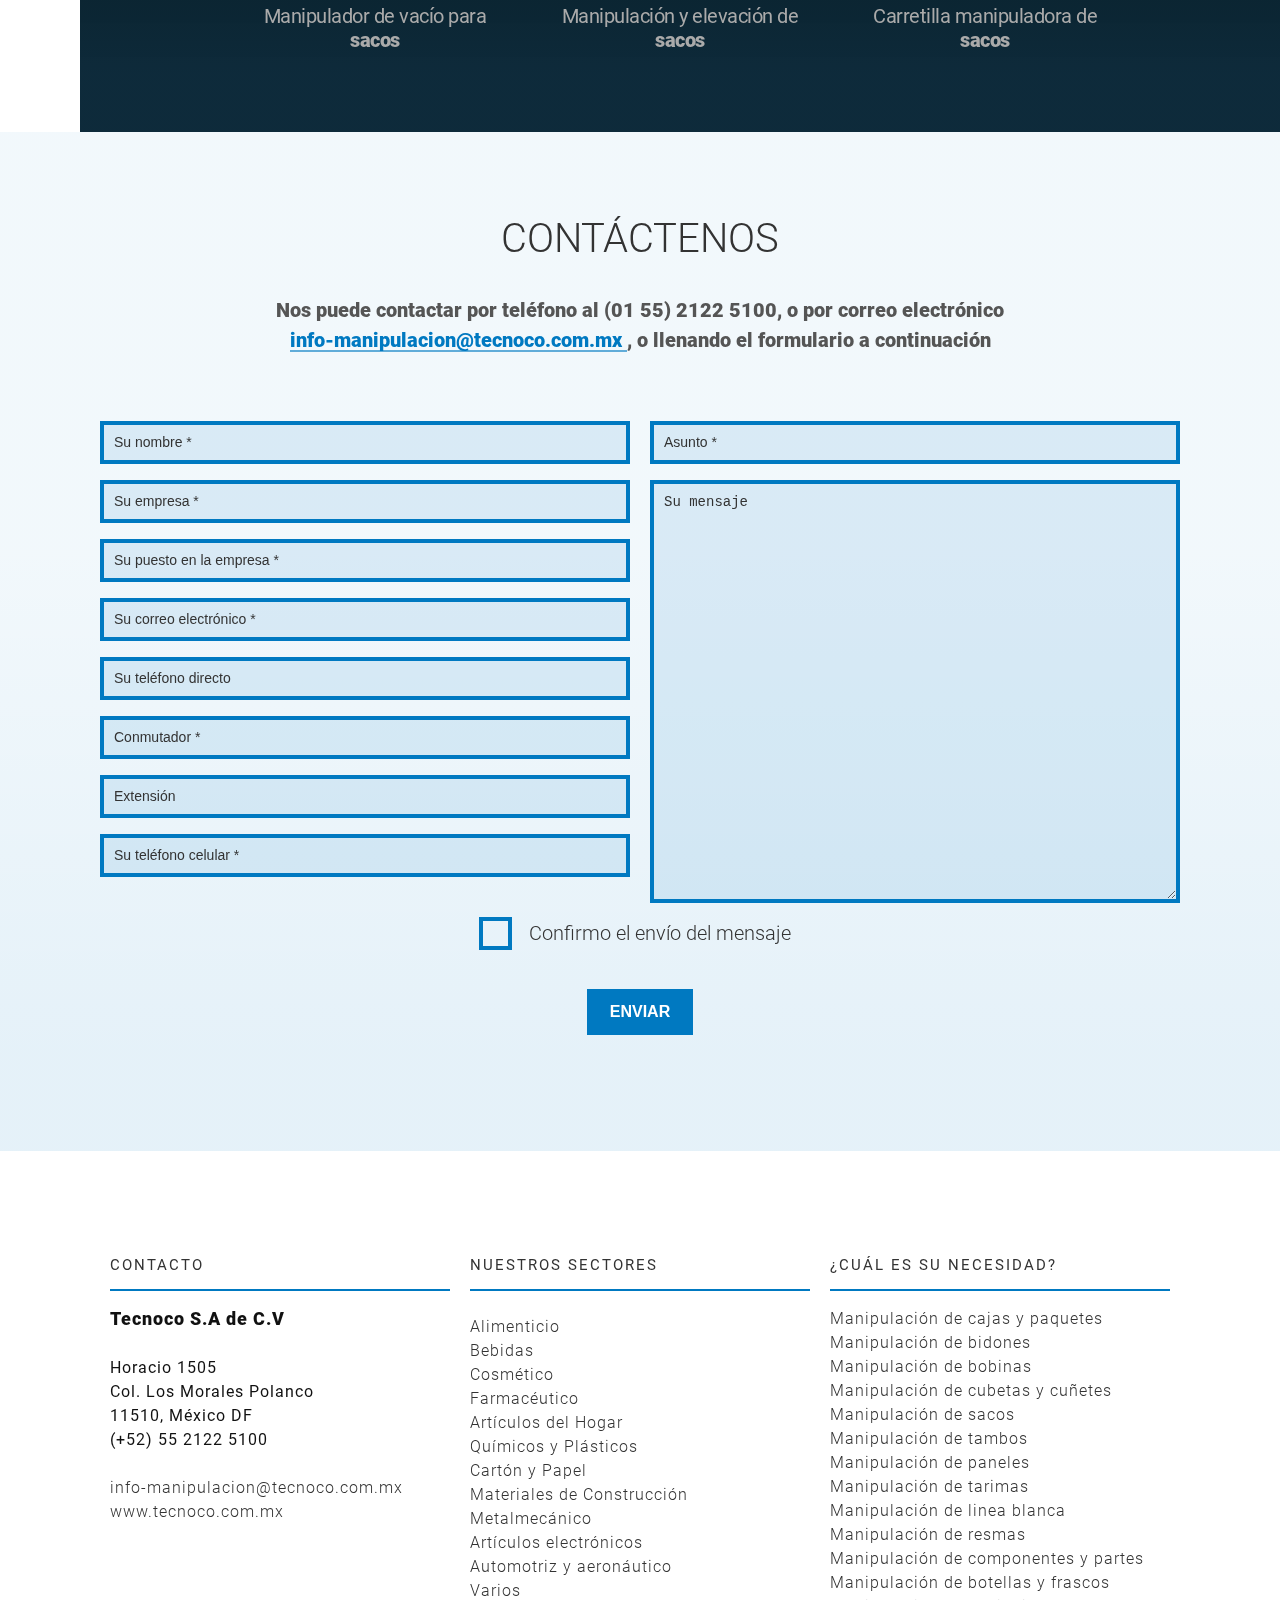
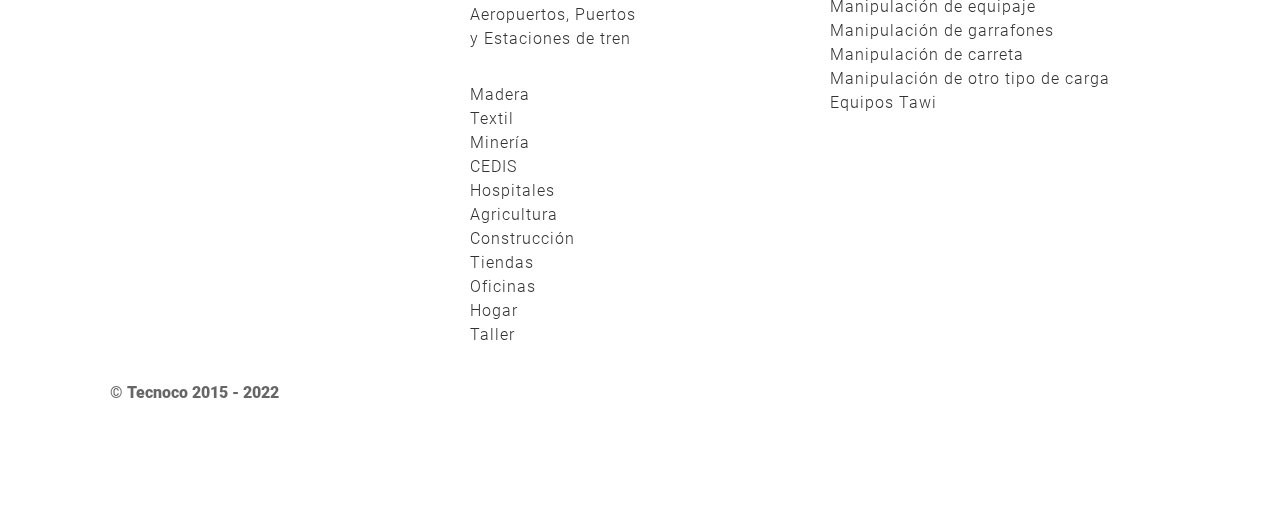
<file: elevador-de-sacos.html>
<!DOCTYPE html>
<html lang="es">
<head>
	<meta charset="utf-8">
	<meta name="viewport" content="width=device-width, initial-scale=1">
	<title>Elevador de sacos - Tecnoco - Sistemas de manipulación de cargas</title>
	<meta name="description" content="Encuentre el sistema de manipulación de carga adecuado a sus necesidades y al tipo de carga. Tecnono suministra equipos para el manejo ergonómico de cargas.">
	<!--link rel="canonical" href="http://www.example.com/product.html" /-->
	<link rel="stylesheet" href="style.css">
	<link rel="stylesheet" href="roboto/roboto.css">
</head>
<body class="scrollInactive ytembedded">

	<div id="topHeader">
		<a id="logoLink" href="index.html"><div id="logo" class="imgLink">Tecnoco</div></a>
		<nav id="siteNav">
			<div class="navBtn context" id="tiposMenu">
				<a href="index.html">¿Qué desea manipular?<img src="images/listBullet.svg" alt=">"></a>
				<h3>¿Qué desea manipular?</h3>
				<div class="navGrid">
					<a href="index.html">Bidones</a>
					<a href="index.html">Bobinas</a>
					<a href="index.html">Botellas y frascos</a>
					<a href="index.html">Cajas y paquetes</a>
					<a href="index.html">Carreta</a>
					<a href="index.html">Cubetas y Cuñetes</a>
					<a href="index.html">Componentes y partes</a>
					<a href="index.html">Equipaje</a>
					<a href="index.html">Garrafones</a>
					<a href="index.html">Electrodomésticos</a>
					<a href="index.html">Otro tipo de carga</a>
					<a href="index.html">Paneles</a>
					<a href="index.html">Resmas</a>
					<a href="index.html">Sacos</a>
					<a href="index.html">Tambos</a>
					<a href="index.html">Tarimas</a>
				</div>
			</div>
			<div class="navBtn context" id="equiposMenu">
				<a href="index.html">Nuestros équipos<img src="images/listBullet.svg" alt=">"></a>
				<h3>Nuestros équipos</h3>
				<div class="navGrid">
					<a href="index.html">Manipuladores por vacío</a>
					<a href="index.html">Polipasto con cable</a>
					<a href="index.html">Surtidores móviles</a>
					<a href="index.html">Elevadores por vacío</a>
					<a href="index.html">Intercambiadores de tarimas</a>
					<a href="index.html">Grúas sobre ruedas</a>
					<a href="index.html">Carretillas eléctricas</a>
					<a href="index.html">Dispensadores de Tarimas</a>
					<a href="index.html">Exoesqueletos</a>
					<a href="index.html">Remolcadores Eléctricos</a>
					<a href="index.html">Mesas elevadoras</a>
				</div>
			</div>
			<div class="navBtn context oneLine" id="manipErgoMenu">
				<a href="index.html">Manipulación ergonómica<img src="images/listBullet.svg" alt=">"></a>
				<h3>Manipulación ergonómica</h3>
				<div class="navGrid">
				    <a href="index.html">Riesgos y prevención</a>
				    <a href="index.html">Normatividad en ergonomia</a>
				    <a href="soluciones-para-cumplir-con-la-nom-036-1-stps-2018.html">Cumplir con la NOM-036-1-STPS-2018</a>
				    <a href="index.html">Publicaciones de interés</a>
				</div>
			</div>
			<div class="navBtn context oneLine" id="eventosMenu">
				<a href="index.html">Eventos<img src="images/listBullet.svg" alt=">"></a>
				<h3>Eventos</h3>
				<div class="navGrid">
					<a href="index.html">Futuros eventos</a>
					<a href="index.html">Eventos pasados</a>
					<a href="index.html">Seminario</a>
					<a href="index.html">Webinarios</a>
				</div>
			</div>
			<div class="navBtn">
				<a href="index.html">Novedades</a>
			</div>
			<div class="navBtn">
				<label id="contactoBtn">Contacto</label>
			</div>
			<div class="navBtn">
				<a href="index.html">Tecnoco</a>
			</div>
		</nav>
		
	</div>


	<div id="buscarContent">
		<h2>Encuentre el mejor sistema de manipulación:</h2>
		<aside id="buscarField">
			<h3>Por palabre clave</h3>
			<form method="get" id="searchForm" action="index.html">
				<input type="text" name="s" placeholder="Buscar..." id="searchFormField">
				<input type="submit" name="submit" value="Buscar" id="searchFormSubmit">
			</form>
		</aside>
		<br><br>
		<hr>
		<h3>Por tipo de carga</h3>
		<ul id="buscarTipoDeCarga">
    		<li><a href="categoria/sacos/">Sacos</a></li>
    		<li><a href="categoria/cajas/">Cajas y paquetes</a></li>
    		<li><a href="categoria/bobinas/">Bobinas</a></li>
    		<li><a href="categoria/tambores/">Tambos</a></li>
    		<li><a href="categoria/paneles/">Paneles</a></li>
    		<li><a href="categoria/cubetas_cunetes/">Cubetas y Cuñetes</a></li>
    		<li><a href="categoria/manipuladores-de-bidones/">Bidones</a></li>
    		<li><a href="categoria/tarimas/">Tarimas</a></li>
    		<li><a href="categoria/resmas/">Resmas</a></li>
    		<li><a href="categoria/garrafones/">Garrafones</a></li>
    		<li><a href="categoria/botellas-y-frascos/">Botellas y frascos</a></li>
    		<li><label id="verMasTipos" class="masMenos">&#43; Mas tipos</label></li>
    		<li class="hiddenTipos"><a href="categoria/automotriz/">Componentes y partes</a></li>
    		<li class="hiddenTipos"><a href="categoria/linea_blanca/">Electrodomésticos</a></li>
    		<li class="hiddenTipos"><a href="categoria/equipaje/">Equipaje</a></li>
    		<li class="hiddenTipos"><a href="categoria/carreta/">Carreta</a></li>
    		<li class="hiddenTipos"><a href="categoria/basura/">Basura</a></li>
    		<li class="hiddenTipos"><a href="categoria/arena-tierra/">Arena/Tierra</a></li>
    		<li class="hiddenTipos"><a href="categoria/granel/">Granel</a></li>
    		<li class="hiddenTipos"><a href="categoria/lingotes/">Lingotes</a></li>
    		<li class="hiddenTipos"><a href="categoria/placas-y-bloques/">Placas y bloques</a></li>
    		<li class="hiddenTipos"><a href="categoria/ropa/">Ropa</a></li>
    		<li class="hiddenTipos"><a href="categoria/vigas-y-perfiles/">Vigas y perfiles</a></li>
    		<li class="hiddenTipos"><a href="categoria/equipo-sobre-rueda/">Equipo sobre rueda</a></li>
    		<li class="hiddenTipos"><a href="categoria/carrete-de-cable/">Carrete de cable</a></li>
    		<li class="hiddenTipos"><a href="categoria/masa/">Masa</a></li>
    		<li class="hiddenTipos"><a href="categoria/otro_tipo/">Otro tipo de carga</a></li>
    		<li><label id="verMenosTipos" class="masMenos">&#43; Menos tipos</label></li>
    	</ul>
    	<hr>
		<div id="buscarSector">
			<h3 class="widget-title">Por sector</h3>
			<h4 class="widget-subtitle">Sectores industriales</h4>
			<ul>
				<li>
					<input type="checkbox" id="alimenticio" value="alimenticio">
					<label for="alimenticio">Alimenticio</label>
				</li>
				<li>
					<input type="checkbox" id="articulos_del_hogar" value="articulos_del_hogar">
					<label for="articulos_del_hogar">Artículos del Hogar</label>
				</li>
				<li>
					<input type="checkbox" id="articulos_electronicos" value="articulos_electronicos">
					<label for="articulos_electronicos">Artículos electrónicos</label>
				</li>
				<li>
					<input type="checkbox" id="automotriz" value="automotriz">
					<label for="automotriz">Automotriz y aeronáutico</label>
				</li>
				<li>
					<input type="checkbox" id="bebidas" value="bebidas">
					<label for="bebidas">Bebidas</label>
				</li>
				<li>
					<input type="checkbox" id="carton_papel" value="carton_papel">
					<label for="carton_papel">Cartón y Papel</label>
				</li>
				<li>
					<input type="checkbox" id="cosmetico" value="cosmetico">
					<label for="cosmetico">Cosmético</label>
				</li>
				<li>
					<input type="checkbox" id="farmaceutico" value="farmaceutico">
					<label for="farmaceutico">Farmacéutico</label>
				</li>
				<li>
					<input type="checkbox" id="madera" value="madera">
					<label for="madera">Madera</label>
				</li>
				<li>
					<input type="checkbox" id="materiales_construccion" value="materiales_construccion">
					<label for="materiales_construccion" style="letter-spacing: -0.6px;">Materiales de Construcción</label>
				</li>
				<li>
					<input type="checkbox" id="metalmecanico" value="metalmecanico">
					<label for="metalmecanico">Metalmecánico</label>
				</li>
				<li>
					<input type="checkbox" id="mineria" value="mineria">
					<label for="mineria">Minería</label>
				</li>
				<li>
					<input type="checkbox" id="quimicos_plasticos" value="quimicos_plasticos">
					<label for="quimicos_plasticos">Químicos y Plásticos</label>
				</li>
				<li>
					<input type="checkbox" id="textil" value="textil">
					<label for="textil">Textil</label>
				</li>
				<li>
					<input type="checkbox" id="varios" value="varios">
					<label for="varios">Varios</label>
				</li>
			</ul>		
			<h4 class="widget-subtitle">Otros sectores</h4>
			<ul>
				<li><input type="checkbox" id="aeropuertos" value="aeropuertos">
					<label for="aeropuertos">Aeropuertos, Puertos y<br>Estaciones de tren</label>
				</li>
				<li><input type="checkbox" id="agricultura" value="agricultura">
					<label for="agricultura">Agricultura</label>
				</li>
				<li><input type="checkbox" id="cedis" value="cedis">
					<label for="cedis">CEDIS</label>
				</li>
				<li><input type="checkbox" id="construccion" value="construccion">
					<label for="construccion">Construcción</label>
				</li>
				<li><input type="checkbox" id="hogar" value="hogar">
					<label for="hogar">Hogar</label>
				</li>
				<li><input type="checkbox" id="hospitales" value="hospitales">
					<label for="hospitales">Hospitales</label>
				</li>
				<li><input type="checkbox" id="oficinas" value="oficinas">
					<label for="oficinas">Oficinas</label>
				</li>
				<li><input type="checkbox" id="taller" value="taller">
					<label for="taller">Taller</label>
				</li>
				<li><input type="checkbox" id="tiendas" value="tiendas">
					<label for="tiendas">Tiendas</label>
				</li>
			</ul>		
		</div>
	</div>

	<div id="buscarMask"></div>
	<div id="buscarOpener" class="inactive">
		<div id="buscarIcon"></div>
		<span id="buscarText">B<br>U<br>S<br>C<br>A<br>R</span>
	</div>

	<!-- <div id="pageNav" class="initHover">
		<div id="arrowUp" class="navArrow"></div>
		<div class="level" data-after="Principio"></div>
		<div class="level" data-after="Contáctenos" id="contactenosBtn"></div>
		<div id="arrowDown" class="navArrow"></div>
	</div> -->



	<main id="itemPage">
		<h1 id="pageH1">Elevador de sacos</h1>
		<div id="itemSpecs">
			<div class="itemPageCatHeader">
				<p class="itemPageCatHeaderTitle">Tipo de carga</p>
				<ul class="tagList tagBeige">
					<li><a href="sacos.html">Sacos</a></li>
				</ul>
			</div>
			<div class="itemPageCatHeader">
				<p class="itemPageCatHeaderTitle">Sector</p>
				<ul class="tagList tagBlue">
					<li><a href="404.html">Alimenticio</a></li>
					<li><a href="404.html">Bebidas</a></li>
					<li><a href="404.html">Cosmético</a></li>
					<li><a href="404.html">Farmacéutico</a></li>
					<li><a href="404.html">Químicos y Plásticos</a></li>
					<li><a href="404.html">Materiales de Construcción</a></li>
					<li><a href="404.html">Varios</a></li>
				</ul>
			</div>
			<div class="itemPageCatHeader">
				<p class="itemPageCatHeaderTitle">Modelo</p>
				<p class="itemPageCatLineContent">VacuEasyLift</p>
			</div>
			<div class="itemPageCatHeader">
				<p class="itemPageCatSummary">Un elevador de sacos ofrece una solución ergonómica que ahorra tiempo para levantar y mover sacos sin dañar el contenido. Reduciendo drásticamente el levantamiento pesado y repetitivo.</p>
			</div>
			<div id="contactoBtn" class="rectButton uncentered">
				<span>Contáctenos</span>
			</div>
			<iframe id="itemYT" src="https://www.youtube.com/embed/XlO8tSnIIcg" title="Elevador de sacos" frameborder="0" allow="accelerometer; autoplay; clipboard-write; encrypted-media; gyroscope; picture-in-picture" allowfullscreen></iframe>
		</div>

		<article class="decoImgP">
			<div class="img">
				<img alt="Elevador de sacos" src="images/categoria/sacos/Elevador-de-sacos-176x176.jpg">
			</div>
			<h2>Descripción detallada</h2>
			<div class="text">
				<p>
					Nuestro elevador de sacos le permite levantar la mayoría de los tipos de sacos de manera segura, eficiente y más rentable. Las operaciones que anteriormente requerían dos o más empleados pueden ser administradas fácilmente por un solo empleado en menos tiempo, con menos esfuerzo y menos riesgo.
				</p>
				<p>
					Un lugar de trabajo flexible y más diverso para todos ya que con nuestro elevador de sacos hace que sea más fácil lograr un lugar de trabajo igualitario, ya que todos los trabajadores pueden tener un control preciso y sin peso incluso del saco más ligero al más pesado. Nuestras soluciones de elevador de sacos pueden personalizarse para adaptarse a su aplicación, ubicación o restricción específicas. En el caso de un elevador de sacos de vacío se puede colocar hasta 30 metros desde el punto de elevación real y el tubo de elevación se suspende en un giro para permitir un total de 360 grados de operación. Nuestro elevador de sacos puede configurarse en acero inoxidable para instalaciones con restricciones específicas. Además, un elevador de sacos requiere una cantidad mínima de capacitación, lo que permite a los usuarios ponerse en marcha en cuestión de minutos.
				</p>
			</div>
		</article>

		<article class="imgTxtVerArticle">
			<h2>Equipos relacionados</h2>
			<div class="imgTxtVer">
				<div class="pBottom img3">
					<a href="404.html" class="colImgItem">
						<img alt="Manipulador de vacío para sacos" src="images/categoria/sacos/Manipulador-de-vacío-para-sacos-176x176.jpg">
						<p>Manipulador de vacío para <strong>sacos</strong></p>
					</a>
					<a href="404.html" class="colImgItem">
						<img alt="Cargador de sacos" src="images/categoria/sacos/Cargador-de-sacos-176x176.jpg">
						<p>Manipulación y elevación de <strong>sacos</strong></p>
					</a>
					<a href="404.html" class="colImgItem">
						<img alt="Carretilla manipuladora de sacos" src="images/categoria/sacos/Carretilla-manipuladora-de-sacos-176x176.jpg">
						<p>Carretilla manipuladora de <strong>sacos</strong></p>
					</a>
				</div>
			</div>
		</article>
	</main>
	

	
	


	
	<div role="form" class="wpcf7 form section" data-name="Contáctenos" id="wpcf7-f506-p20-o1" dir="ltr" lang="es-ES">
		<h2>Contáctenos</h2>
		<div class="screen-reader-response"><p role="status" aria-live="polite" aria-atomic="true"></p> <ul></ul></div>
		<form action="/#wpcf7-f506-p20-o1" method="post" class="wpcf7-form init wpcf7-acceptance-as-validation" novalidate="novalidate" data-status="init">
			<div style="display: none;">
				<input type="hidden" name="_wpcf7" value="506">
				<input type="hidden" name="_wpcf7_version" value="5.6.2">
				<input type="hidden" name="_wpcf7_locale" value="es_ES">
				<input type="hidden" name="_wpcf7_unit_tag" value="wpcf7-f506-p20-o1">
				<input type="hidden" name="_wpcf7_container_post" value="20">
				<input type="hidden" name="_wpcf7_posted_data_hash" value="">
			</div>
			<div class="contact-intro" id="contactenos">
				<p>Nos puede contactar por teléfono al <span class="nowrap">(01 55) 2122 5100</span>, o por correo electrónico
					<a href="javascript:;" data-enc-email="vasb-znavchynpvba[at]grpabpb.pbz.zk" class="mail-link" data-wpel-link="ignore">
						<span id="eeb-216714-180144">info-manipulacion@tecnoco.com.mx</span>
						<script type="text/javascript">(function(){var ml="o4peimnc0t-lfu.a%x",mi="46<0:5?642=;?7406@189376070>705>5A",o="";for(var j=0,l=mi.length;j<l;j++){o+=ml.charAt(mi.charCodeAt(j)-48);}document.getElementById("eeb-216714-180144").innerHTML = decodeURIComponent(o);}());</script>
						<noscript>*protected email*</noscript></a>, o llenando el formulario a continuación
				</p>
			</div>
			<div id="formContent">
				<div class="contact-left-sidebar">
					<p>
						<span class="wpcf7-form-control-wrap" data-name="your-name"><input placeholder="Su nombre *" type="text" name="your-name" value="" size="40" class="wpcf7-form-control wpcf7-text wpcf7-validates-as-required" aria-required="true" aria-invalid="false"></span> </p>
					<p>
						<span class="wpcf7-form-control-wrap" data-name="your-company"><input placeholder="Su empresa *" type="text" name="your-company" value="" size="40" class="wpcf7-form-control wpcf7-text wpcf7-validates-as-required" aria-required="true" aria-invalid="false"></span>
					</p>
					<p>
						<span class="wpcf7-form-control-wrap" data-name="your-job"><input placeholder="Su puesto en la empresa *" type="text" name="your-job" value="" size="40" class="wpcf7-form-control wpcf7-text wpcf7-validates-as-required" aria-required="true" aria-invalid="false"></span>
					</p>
					<p>
						<span class="wpcf7-form-control-wrap" data-name="your-email"><input placeholder="Su correo electrónico *" type="email" name="your-email" value="" size="40" class="wpcf7-form-control wpcf7-text wpcf7-email wpcf7-validates-as-required wpcf7-validates-as-email" aria-required="true" aria-invalid="false"></span>
					</p>
					<p>
						<span class="wpcf7-form-control-wrap" data-name="your-phone"><input placeholder="Su teléfono directo" type="text" name="your-phone" value="" size="40" class="wpcf7-form-control wpcf7-text" aria-invalid="false"></span>
					</p>
					<p>
					    <span class="wpcf7-form-control-wrap" data-name="conmutador"><input placeholder="Conmutador *" type="text" name="conmutador" value="" size="40" class="wpcf7-form-control wpcf7-text wpcf7-validates-as-required" aria-required="true" aria-invalid="false"></span>
					</p>
					<p>
					    <span class="wpcf7-form-control-wrap" data-name="extension"><input placeholder="Extensión" type="text" name="extension" value="" size="40" class="wpcf7-form-control wpcf7-text" aria-invalid="false"></span>
					</p>
					<p>
					    <span class="wpcf7-form-control-wrap" data-name="mobile"><input placeholder="Su teléfono celular *" type="text" name="mobile" value="" size="40" class="wpcf7-form-control wpcf7-text" aria-invalid="false"></span>
					</p>
				</div>
				<div class="contact-main">
					<p>
				    	<span class="wpcf7-form-control-wrap" data-name="your-subject"><input placeholder="Asunto *" type="text" name="your-subject" value="" size="40" class="wpcf7-form-control wpcf7-text wpcf7-validates-as-required" aria-required="true" aria-invalid="false"></span>
					</p>
					<p>
				    	<span class="wpcf7-form-control-wrap" data-name="your-message"><textarea placeholder="Su mensaje" name="your-message" cols="40" rows="10" class="wpcf7-form-control wpcf7-textarea" aria-invalid="false"></textarea></span>
				    </p>
				</div>
			</div>
			<div class="clear"></div>
			<div class="contact-submit">
				<label class="contactFormAcceptance">Confirmo el envío del mensaje
					<input type="checkbox">
					<span class="checkmark"></span>
				</label>
				<p class="contactFormSubmit">
					<input type="submit" value="Enviar" class="wpcf7-form-control has-spinner wpcf7-submit"><span class="wpcf7-spinner"></span>
				</p>
			</div>
			<input type="hidden" class="wpcf7-pum" value="{&quot;closepopup&quot;:false,&quot;closedelay&quot;:0,&quot;openpopup&quot;:false,&quot;openpopup_id&quot;:0}">
			<div class="wpcf7-response-output" aria-hidden="true"></div>
		</form>
	</div>

	<footer id="colophon" role="contentinfo">
		<div class="site-info">
			<div class="credits credits-left">
				<p class="footerDivHeader">Contacto</p>
				<hr>
				<ul>
					<li>
						<span>
							<span id="footerTecnocoHeader">Tecnoco S.A de C.V</span><br><br>
							Horacio 1505<br>
							Col. Los Morales Polanco<br>
							11510, México DF<br>
							(+52) 55 2122 5100<br><br>
						</span>
					</li>
					<li>
						<span id="eeb-597900-827416">
							<a href="mailto:info-manipulacion@tecnoco.com.mx" class="mail-link">info-manipulacion@tecnoco.com.mx</a>
						</span>
						<script type="text/javascript">(function(){var ml="npekoC.uia3Dmx2fEF%hrs4lA-0ct",mi="B:59B>JCD2?B:;B>><98GL4B:H80?4I<90817G9K840BFJL2K04K46K4<6<=B>>B>JB>JKG9EEB:;B>><98GIG803B>>B:@80?4I<90817G9K840BFJL2K04K46K4<6<=B:5B>A9B:@",o="";for(var j=0,l=mi.length;j<l;j++){o+=ml.charAt(mi.charCodeAt(j)-48);}document.getElementById("eeb-597900-827416").innerHTML = decodeURIComponent(o);}());
						</script>
						<noscript>
							<span id="eeb-747214-232248"></span>
							<script type="text/javascript">document.getElementById("eeb-747214-232248").innerHTML = eval(decodeURIComponent("%27%69%6e%66%6f%2d%6d%61%6e%69%70%75%6c%61%63%69%6f%6e%40%74%65%63%6e%6f%63%6f%2e%63%6f%6d%2e%6d%78%27"))</script>
							<noscript>*protected email*
						</noscript>
					</li>
					<li>
						<a href="http://www.tecnoco.com.mx" target="_blank" title="Visite nuestra página internet principal">www.tecnoco.com.mx</a>
					</li>
				</ul>
			</div>
			<div class="credits credits-center">
				<p class="footerDivHeader">Nuestros sectores</p>
				<hr>
				<ul>
					<li>
						<a href="https://manipulacion-ergonomica.tecnoco.com.mx/equipo?sector=alimenticio">Alimenticio</a>
					</li>
					<li>
						<a href="https://manipulacion-ergonomica.tecnoco.com.mx/equipo?sector=bebidas">Bebidas</a>
					</li>
					<li>
						<a href="https://manipulacion-ergonomica.tecnoco.com.mx/equipo?sector=cosmetico">Cosmético</a>
					</li>
					<li>
						<a href="https://manipulacion-ergonomica.tecnoco.com.mx/equipo?sector=farmaceutico">Farmacéutico</a>
					</li>
					<li>
						<a href="https://manipulacion-ergonomica.tecnoco.com.mx/equipo?sector=articulos_del_hogar">Artículos del Hogar</a>
					</li>
					<li>
						<a href="https://manipulacion-ergonomica.tecnoco.com.mx/equipo?sector=quimicos_plasticos">Químicos y Plásticos</a>
					</li>
					<li>
						<a href="https://manipulacion-ergonomica.tecnoco.com.mx/equipo?sector=carton_papel">Cartón y Papel</a>
					</li>
					<li>
						<a href="https://manipulacion-ergonomica.tecnoco.com.mx/equipo?sector=materiales_construccion">Materiales de Construcción</a>
					</li>
					<li>
						<a href="https://manipulacion-ergonomica.tecnoco.com.mx/equipo?sector=metalmecanico">Metalmecánico</a>
					</li>
					<li>
						<a href="https://manipulacion-ergonomica.tecnoco.com.mx/equipo?sector=articulos_electronicos">Artículos electrónicos</a>
					</li>
					<li>
						<a href="https://manipulacion-ergonomica.tecnoco.com.mx/equipo?sector=automotriz">Automotriz y aeronáutico</a>
					</li>
					<li>
						<a href="https://manipulacion-ergonomica.tecnoco.com.mx/equipo?sector=varios">Varios</a>
					</li>
					<li>
						<a href="https://manipulacion-ergonomica.tecnoco.com.mx/equipo?sector=aeropuertos">Aeropuertos, Puertos<br>y Estaciones de tren</a>
					</li>
				</ul>
				<ul>
					<li>
						<a href="https://manipulacion-ergonomica.tecnoco.com.mx/equipo?sector=madera">Madera</a>
					</li>
					<li>
						<a href="https://manipulacion-ergonomica.tecnoco.com.mx/equipo?sector=textil">Textil</a>
					</li>
					<li>
						<a href="https://manipulacion-ergonomica.tecnoco.com.mx/equipo?sector=mineria">Minería</a>
					</li>
					<li>
						<a href="https://manipulacion-ergonomica.tecnoco.com.mx/equipo?sector=cedis">CEDIS</a>
					</li>
					<li>
						<a href="https://manipulacion-ergonomica.tecnoco.com.mx/equipo?sector=hospitales">Hospitales</a>
					</li>
					<li>
						<a href="https://manipulacion-ergonomica.tecnoco.com.mx/equipo?sector=agricultura">Agricultura</a>
					</li>
					<li>
						<a href="https://manipulacion-ergonomica.tecnoco.com.mx/equipo?sector=construccion">Construcción</a>
					</li>
					<li>
						<a href="https://manipulacion-ergonomica.tecnoco.com.mx/equipo?sector=tiendas">Tiendas</a>
					</li>
					<li>
						<a href="https://manipulacion-ergonomica.tecnoco.com.mx/equipo?sector=oficinas">Oficinas</a>
					</li>
					<li>
						<a href="https://manipulacion-ergonomica.tecnoco.com.mx/equipo?sector=hogar">Hogar</a>
					</li>
					<li>
						<a href="https://manipulacion-ergonomica.tecnoco.com.mx/equipo?sector=taller">Taller</a>
					</li>
				</ul>
			</div>
			<div class="credits credits-right">
				<p class="footerDivHeader">¿Cuál es su necesidad?</p>
				<hr>
				<ul id="menu-footer-menu" class="nav">
					<li id="menu-item-158" class="menu-item menu-item-type-taxonomy menu-item-object-categoria menu-item-158">
						<a href="https://manipulacion-ergonomica.tecnoco.com.mx/categoria/cajas/">Manipulación de cajas y paquetes</a>
					</li>
					<li id="menu-item-156" class="menu-item menu-item-type-taxonomy menu-item-object-categoria menu-item-156">
						<a href="https://manipulacion-ergonomica.tecnoco.com.mx/categoria/manipuladores-de-bidones/">Manipulación de  bidones</a>
					</li>
					<li id="menu-item-157" class="menu-item menu-item-type-taxonomy menu-item-object-categoria menu-item-157">
						<a href="https://manipulacion-ergonomica.tecnoco.com.mx/categoria/bobinas/">Manipulación de bobinas</a>
					</li>
					<li id="menu-item-159" class="menu-item menu-item-type-taxonomy menu-item-object-categoria menu-item-159">
						<a href="https://manipulacion-ergonomica.tecnoco.com.mx/categoria/cubetas_cunetes/">Manipulación de cubetas y cuñetes</a>
					</li>
					<li id="menu-item-164" class="menu-item menu-item-type-taxonomy menu-item-object-categoria menu-item-164">
						<a href="https://manipulacion-ergonomica.tecnoco.com.mx/categoria/sacos/">Manipulación de sacos</a>
					</li>
					<li id="menu-item-165" class="menu-item menu-item-type-taxonomy menu-item-object-categoria menu-item-165">
						<a href="https://manipulacion-ergonomica.tecnoco.com.mx/categoria/tambores/">Manipulación de tambos</a>
					</li>
					<li id="menu-item-162" class="menu-item menu-item-type-taxonomy menu-item-object-categoria menu-item-162">
						<a href="https://manipulacion-ergonomica.tecnoco.com.mx/categoria/paneles/">Manipulación de paneles</a>
					</li>
					<li id="menu-item-166" class="menu-item menu-item-type-taxonomy menu-item-object-categoria menu-item-166">
						<a href="https://manipulacion-ergonomica.tecnoco.com.mx/categoria/tarimas/">Manipulación de tarimas</a>
					</li>
					<li id="menu-item-160" class="menu-item menu-item-type-taxonomy menu-item-object-categoria menu-item-160">
						<a href="https://manipulacion-ergonomica.tecnoco.com.mx/categoria/linea_blanca/">Manipulación de linea blanca</a>
					</li>
					<li id="menu-item-163" class="menu-item menu-item-type-taxonomy menu-item-object-categoria menu-item-163">
						<a href="https://manipulacion-ergonomica.tecnoco.com.mx/categoria/resmas/">Manipulación de resmas</a>
					</li>
					<li id="menu-item-155" class="menu-item menu-item-type-taxonomy menu-item-object-categoria menu-item-155">
						<a href="https://manipulacion-ergonomica.tecnoco.com.mx/categoria/automotriz/">Manipulación de componentes y partes</a>
					</li>
					<li id="menu-item-385" class="menu-item menu-item-type-taxonomy menu-item-object-categoria menu-item-385">
						<a href="https://manipulacion-ergonomica.tecnoco.com.mx/categoria/botellas-y-frascos/">Manipulación de botellas y frascos</a>
					</li>
					<li id="menu-item-386" class="menu-item menu-item-type-taxonomy menu-item-object-categoria menu-item-386">
						<a href="https://manipulacion-ergonomica.tecnoco.com.mx/categoria/equipaje/">Manipulación de equipaje</a>
					</li>
					<li id="menu-item-387" class="menu-item menu-item-type-taxonomy menu-item-object-categoria menu-item-387">
						<a href="https://manipulacion-ergonomica.tecnoco.com.mx/categoria/garrafones/">Manipulación de garrafones</a>
					</li>
					<li id="menu-item-1767" class="menu-item menu-item-type-taxonomy menu-item-object-categoria menu-item-1767">
						<a href="https://manipulacion-ergonomica.tecnoco.com.mx/categoria/carreta/">Manipulación de carreta</a>
					</li>
					<li id="menu-item-161" class="menu-item menu-item-type-taxonomy menu-item-object-categoria menu-item-161">
						<a href="https://manipulacion-ergonomica.tecnoco.com.mx/categoria/otro_tipo/">Manipulación de otro tipo de carga</a>
					</li>
					<li id="menu-item-515" class="menu-item menu-item-type-post_type menu-item-object-page menu-item-515">
						<a href="https://manipulacion-ergonomica.tecnoco.com.mx/tawi/">Equipos Tawi</a>
					</li>
				</ul>
			</div>
		</div><!-- .site-info -->
		<div class="copyright">
			© Tecnoco 2015 - 2022
		</div>
	</footer>



	<script type="text/javascript" src="jquery.js" defer></script>
	<script type="text/javascript" src="script.js" defer></script>
	<script type="text/javascript">
		document.addEventListener("DOMContentLoaded", function(event) {
			(function($) {
				$('#buscarSector').on('change','input[type="checkbox"]',function(){

					var ul = $(this).closest('ul'),
						values = [];

					ul.find('input:checked').each(function(){
						values.push( $(this).val() );
					});
					values = values.join(',');
					console.log(values);
					//window.location.replace('https://manipulacion-ergonomica.tecnoco.com.mx/equipo?sector='+values);

				});

			})(jQuery);
		});
	</script>
</body>
</html>
</file>
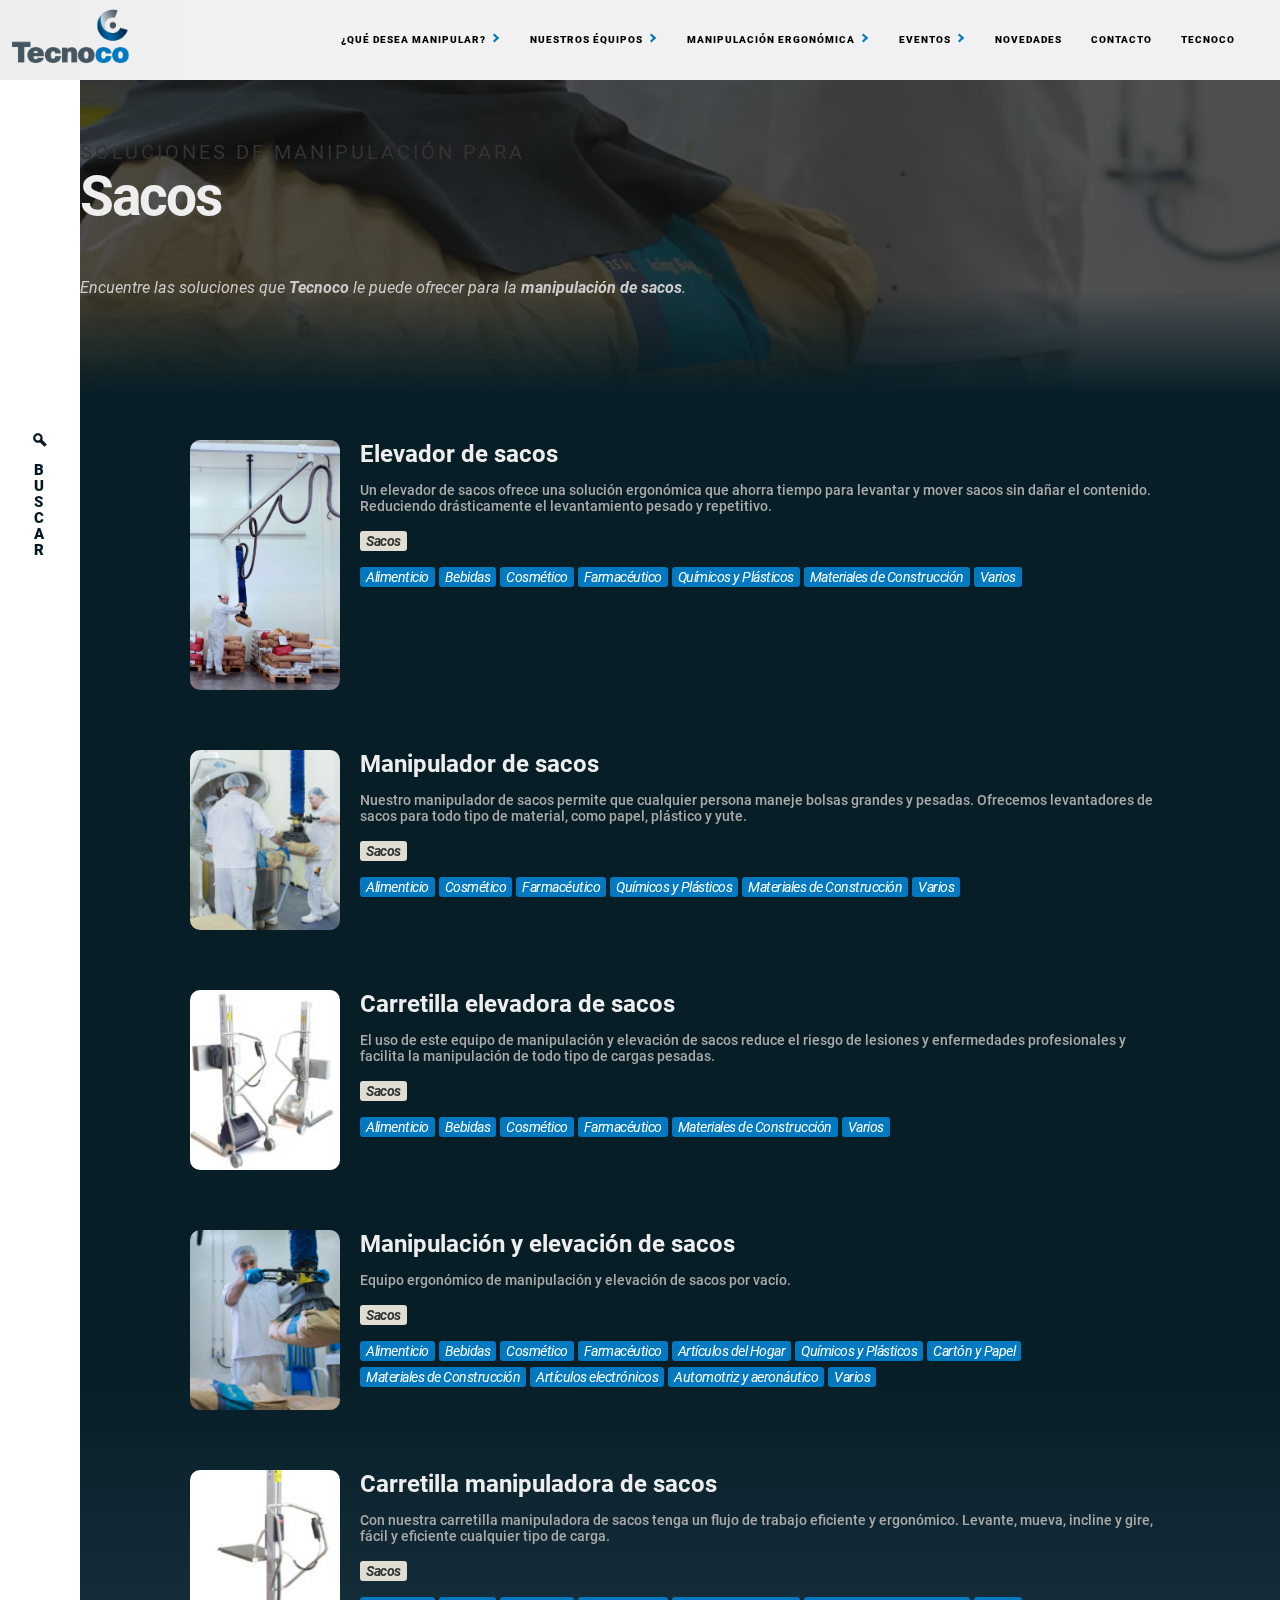
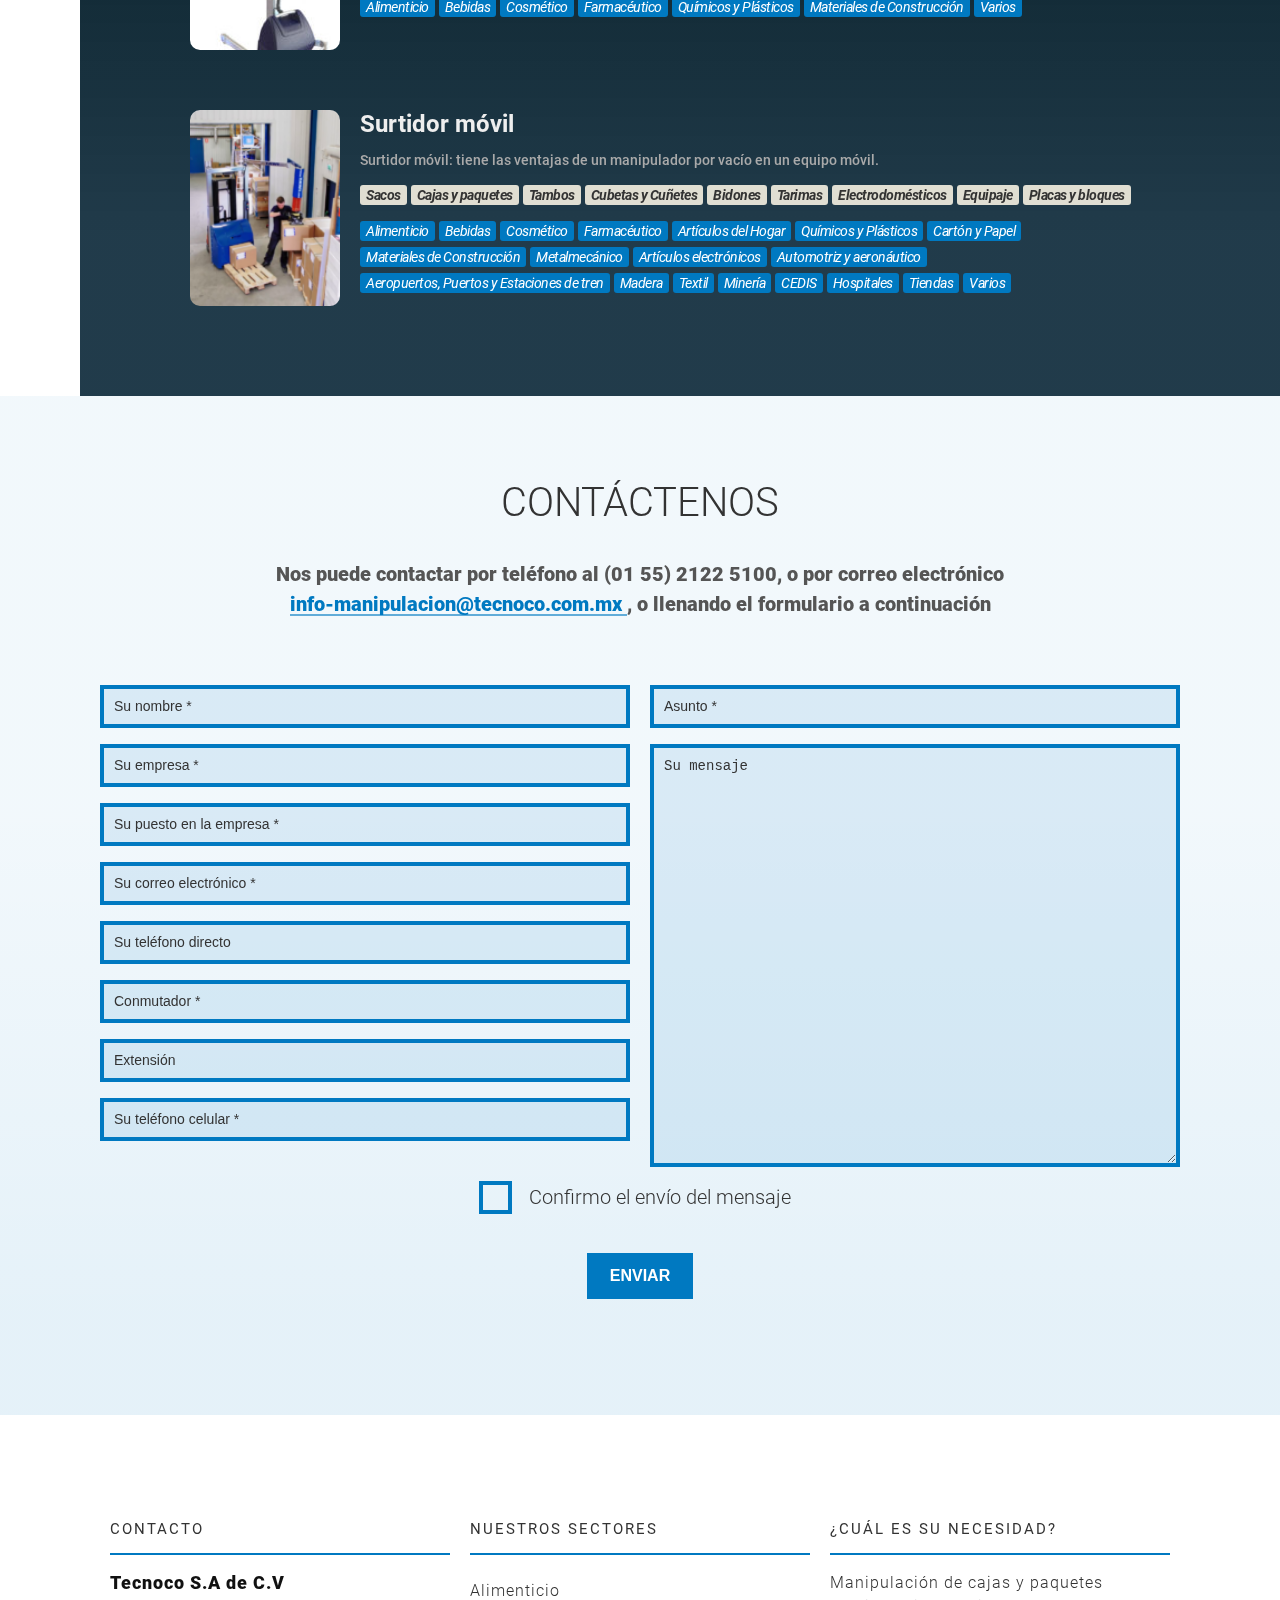
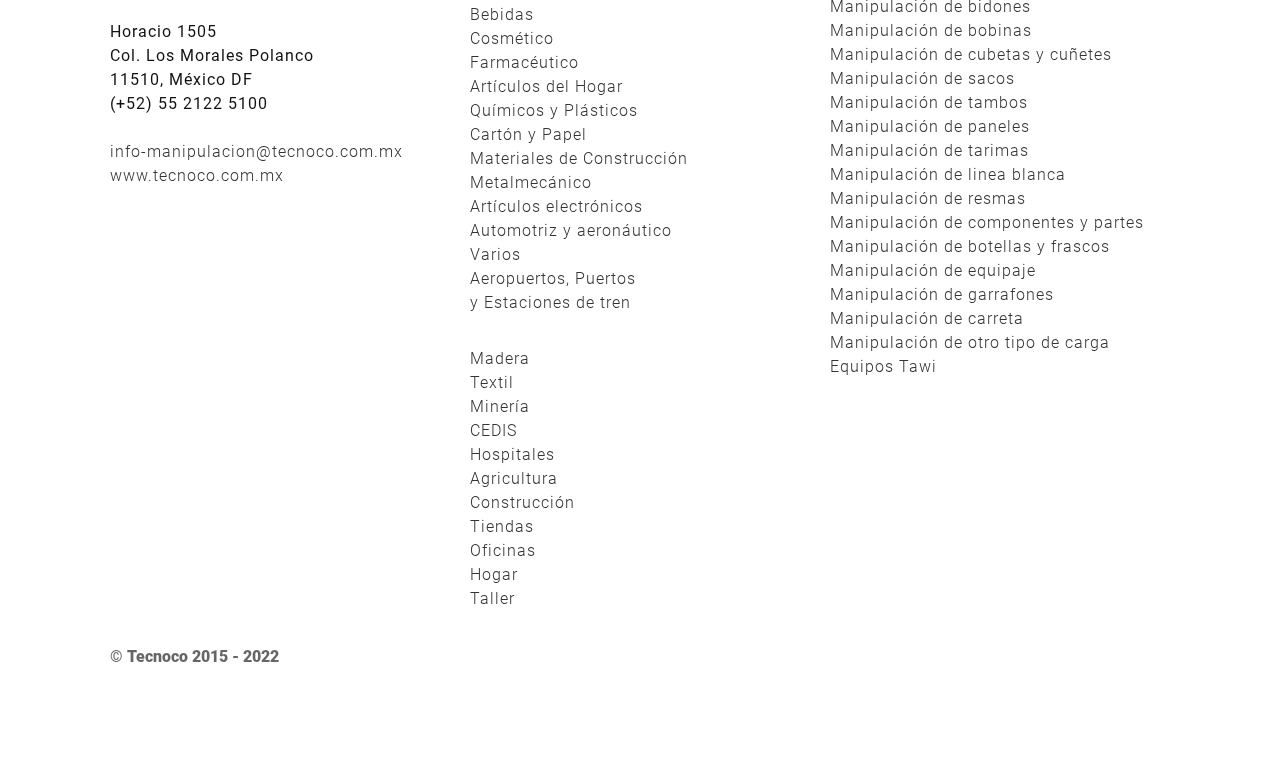
<file: sacos.html>
<!DOCTYPE html>
<html lang="es">
<head>
	<meta charset="utf-8">
	<meta name="viewport" content="width=device-width, initial-scale=1">
	<title>NOM-036-1-STPS-2018 - Soluciones manipulación ergonómica - Tecnoco</title>
	<meta name="description" content="Encuentre el sistema de manipulación de carga adecuado a sus necesidades y al tipo de carga. Tecnono suministra equipos para el manejo ergonómico de cargas.">
	<!--link rel="canonical" href="http://www.example.com/product.html" /-->
	<link rel="stylesheet" href="style.css">
	<link rel="stylesheet" href="roboto/roboto.css">
</head>
<body class="scrollInactive">

	<div id="topHeader">
		<a id="logoLink" href="index.html"><div id="logo" class="imgLink">Tecnoco</div></a>
		<nav id="siteNav">
			<div class="navBtn context" id="tiposMenu">
				<a href="index.html">¿Qué desea manipular?<img src="images/listBullet.svg" alt=">"></a>
				<h3>¿Qué desea manipular?</h3>
				<div class="navGrid">
					<a href="index.html">Bidones</a>
					<a href="index.html">Bobinas</a>
					<a href="index.html">Botellas y frascos</a>
					<a href="index.html">Cajas y paquetes</a>
					<a href="index.html">Carreta</a>
					<a href="index.html">Cubetas y Cuñetes</a>
					<a href="index.html">Componentes y partes</a>
					<a href="index.html">Equipaje</a>
					<a href="index.html">Garrafones</a>
					<a href="index.html">Electrodomésticos</a>
					<a href="index.html">Otro tipo de carga</a>
					<a href="index.html">Paneles</a>
					<a href="index.html">Resmas</a>
					<a href="index.html">Sacos</a>
					<a href="index.html">Tambos</a>
					<a href="index.html">Tarimas</a>
				</div>
			</div>
			<div class="navBtn context" id="equiposMenu">
				<a href="index.html">Nuestros équipos<img src="images/listBullet.svg" alt=">"></a>
				<h3>Nuestros équipos</h3>
				<div class="navGrid">
					<a href="index.html">Manipuladores por vacío</a>
					<a href="index.html">Polipasto con cable</a>
					<a href="index.html">Surtidores móviles</a>
					<a href="index.html">Elevadores por vacío</a>
					<a href="index.html">Intercambiadores de tarimas</a>
					<a href="index.html">Grúas sobre ruedas</a>
					<a href="index.html">Carretillas eléctricas</a>
					<a href="index.html">Dispensadores de Tarimas</a>
					<a href="index.html">Exoesqueletos</a>
					<a href="index.html">Remolcadores Eléctricos</a>
					<a href="index.html">Mesas elevadoras</a>
				</div>
			</div>
			<div class="navBtn context oneLine" id="manipErgoMenu">
				<a href="index.html">Manipulación ergonómica<img src="images/listBullet.svg" alt=">"></a>
				<h3>Manipulación ergonómica</h3>
				<div class="navGrid">
				    <a href="index.html">Riesgos y prevención</a>
				    <a href="index.html">Normatividad en ergonomia</a>
				    <a href="soluciones-para-cumplir-con-la-nom-036-1-stps-2018.html">Cumplir con la NOM-036-1-STPS-2018</a>
				    <a href="index.html">Publicaciones de interés</a>
				</div>
			</div>
			<div class="navBtn context oneLine" id="eventosMenu">
				<a href="index.html">Eventos<img src="images/listBullet.svg" alt=">"></a>
				<h3>Eventos</h3>
				<div class="navGrid">
					<a href="index.html">Futuros eventos</a>
					<a href="index.html">Eventos pasados</a>
					<a href="index.html">Seminario</a>
					<a href="index.html">Webinarios</a>
				</div>
			</div>
			<div class="navBtn">
				<a href="index.html">Novedades</a>
			</div>
			<div class="navBtn">
				<label id="contactoBtn">Contacto</label>
			</div>
			<div class="navBtn">
				<a href="index.html">Tecnoco</a>
			</div>
		</nav>
		
	</div>


	<div id="buscarContent">
		<h2>Encuentre el mejor sistema de manipulación:</h2>
		<aside id="buscarField">
			<h3>Por palabre clave</h3>
			<form method="get" id="searchForm" action="index.html">
				<input type="text" name="s" placeholder="Buscar..." id="searchFormField">
				<input type="submit" name="submit" value="Buscar" id="searchFormSubmit">
			</form>
		</aside>
		<br><br>
		<hr>
		<h3>Por tipo de carga</h3>
		<ul id="buscarTipoDeCarga">
    		<li><a href="categoria/sacos/">Sacos</a></li>
    		<li><a href="categoria/cajas/">Cajas y paquetes</a></li>
    		<li><a href="categoria/bobinas/">Bobinas</a></li>
    		<li><a href="categoria/tambores/">Tambos</a></li>
    		<li><a href="categoria/paneles/">Paneles</a></li>
    		<li><a href="categoria/cubetas_cunetes/">Cubetas y Cuñetes</a></li>
    		<li><a href="categoria/manipuladores-de-bidones/">Bidones</a></li>
    		<li><a href="categoria/tarimas/">Tarimas</a></li>
    		<li><a href="categoria/resmas/">Resmas</a></li>
    		<li><a href="categoria/garrafones/">Garrafones</a></li>
    		<li><a href="categoria/botellas-y-frascos/">Botellas y frascos</a></li>
    		<li><label id="verMasTipos" class="masMenos">&#43; Mas tipos</label></li>
    		<li class="hiddenTipos"><a href="categoria/automotriz/">Componentes y partes</a></li>
    		<li class="hiddenTipos"><a href="categoria/linea_blanca/">Electrodomésticos</a></li>
    		<li class="hiddenTipos"><a href="categoria/equipaje/">Equipaje</a></li>
    		<li class="hiddenTipos"><a href="categoria/carreta/">Carreta</a></li>
    		<li class="hiddenTipos"><a href="categoria/basura/">Basura</a></li>
    		<li class="hiddenTipos"><a href="categoria/arena-tierra/">Arena/Tierra</a></li>
    		<li class="hiddenTipos"><a href="categoria/granel/">Granel</a></li>
    		<li class="hiddenTipos"><a href="categoria/lingotes/">Lingotes</a></li>
    		<li class="hiddenTipos"><a href="categoria/placas-y-bloques/">Placas y bloques</a></li>
    		<li class="hiddenTipos"><a href="categoria/ropa/">Ropa</a></li>
    		<li class="hiddenTipos"><a href="categoria/vigas-y-perfiles/">Vigas y perfiles</a></li>
    		<li class="hiddenTipos"><a href="categoria/equipo-sobre-rueda/">Equipo sobre rueda</a></li>
    		<li class="hiddenTipos"><a href="categoria/carrete-de-cable/">Carrete de cable</a></li>
    		<li class="hiddenTipos"><a href="categoria/masa/">Masa</a></li>
    		<li class="hiddenTipos"><a href="categoria/otro_tipo/">Otro tipo de carga</a></li>
    		<li><label id="verMenosTipos" class="masMenos">&#43; Menos tipos</label></li>
    	</ul>
    	<hr>
		<div id="buscarSector">
			<h3 class="widget-title">Por sector</h3>
			<h4 class="widget-subtitle">Sectores industriales</h4>
			<ul>
				<li>
					<input type="checkbox" id="alimenticio" value="alimenticio">
					<label for="alimenticio">Alimenticio</label>
				</li>
				<li>
					<input type="checkbox" id="articulos_del_hogar" value="articulos_del_hogar">
					<label for="articulos_del_hogar">Artículos del Hogar</label>
				</li>
				<li>
					<input type="checkbox" id="articulos_electronicos" value="articulos_electronicos">
					<label for="articulos_electronicos">Artículos electrónicos</label>
				</li>
				<li>
					<input type="checkbox" id="automotriz" value="automotriz">
					<label for="automotriz">Automotriz y aeronáutico</label>
				</li>
				<li>
					<input type="checkbox" id="bebidas" value="bebidas">
					<label for="bebidas">Bebidas</label>
				</li>
				<li>
					<input type="checkbox" id="carton_papel" value="carton_papel">
					<label for="carton_papel">Cartón y Papel</label>
				</li>
				<li>
					<input type="checkbox" id="cosmetico" value="cosmetico">
					<label for="cosmetico">Cosmético</label>
				</li>
				<li>
					<input type="checkbox" id="farmaceutico" value="farmaceutico">
					<label for="farmaceutico">Farmacéutico</label>
				</li>
				<li>
					<input type="checkbox" id="madera" value="madera">
					<label for="madera">Madera</label>
				</li>
				<li>
					<input type="checkbox" id="materiales_construccion" value="materiales_construccion">
					<label for="materiales_construccion" style="letter-spacing: -0.6px;">Materiales de Construcción</label>
				</li>
				<li>
					<input type="checkbox" id="metalmecanico" value="metalmecanico">
					<label for="metalmecanico">Metalmecánico</label>
				</li>
				<li>
					<input type="checkbox" id="mineria" value="mineria">
					<label for="mineria">Minería</label>
				</li>
				<li>
					<input type="checkbox" id="quimicos_plasticos" value="quimicos_plasticos">
					<label for="quimicos_plasticos">Químicos y Plásticos</label>
				</li>
				<li>
					<input type="checkbox" id="textil" value="textil">
					<label for="textil">Textil</label>
				</li>
				<li>
					<input type="checkbox" id="varios" value="varios">
					<label for="varios">Varios</label>
				</li>
			</ul>		
			<h4 class="widget-subtitle">Otros sectores</h4>
			<ul>
				<li><input type="checkbox" id="aeropuertos" value="aeropuertos">
					<label for="aeropuertos">Aeropuertos, Puertos y<br>Estaciones de tren</label>
				</li>
				<li><input type="checkbox" id="agricultura" value="agricultura">
					<label for="agricultura">Agricultura</label>
				</li>
				<li><input type="checkbox" id="cedis" value="cedis">
					<label for="cedis">CEDIS</label>
				</li>
				<li><input type="checkbox" id="construccion" value="construccion">
					<label for="construccion">Construcción</label>
				</li>
				<li><input type="checkbox" id="hogar" value="hogar">
					<label for="hogar">Hogar</label>
				</li>
				<li><input type="checkbox" id="hospitales" value="hospitales">
					<label for="hospitales">Hospitales</label>
				</li>
				<li><input type="checkbox" id="oficinas" value="oficinas">
					<label for="oficinas">Oficinas</label>
				</li>
				<li><input type="checkbox" id="taller" value="taller">
					<label for="taller">Taller</label>
				</li>
				<li><input type="checkbox" id="tiendas" value="tiendas">
					<label for="tiendas">Tiendas</label>
				</li>
			</ul>		
		</div>
	</div>

	<div id="buscarMask"></div>
	<div id="buscarOpener" class="inactive">
		<div id="buscarIcon"></div>
		<span id="buscarText">B<br>U<br>S<br>C<br>A<br>R</span>
	</div>

	<!-- <div id="pageNav" class="initHover">
		<div id="arrowUp" class="navArrow"></div>
		<div class="level" data-after="Principio"></div>
		<div class="level" data-after="Contáctenos" id="contactenosBtn"></div>
		<div id="arrowDown" class="navArrow"></div>
	</div> -->



	<main>
		<div id="heroImg" style="background: url('images/categoria/sacos/hero-sacos.webp');"></div>
		<div id="heroHeader">
			<h2>Soluciones de manipulación para</h2>
			<h1 id="pageH1">Sacos</h1>
			<p id="heroSubtitle">Encuentre las soluciones que <strong>Tecnoco</strong> le puede ofrecer para la <strong>manipulación de sacos</strong>.</p>
		</div>
		<article class="topArticle categoriaGrid">
			<div class="itemsGrid">
				<div class="itemsGridElement">
					<div class="itemCat itemImg">
						<a href="elevador-de-sacos.html"><img alt="Elevador de sacos" src="images/categoria/sacos/Elevador-de-sacos-176x176.jpg">Thumbnail</a>
					</div>
					<div class="itemCat itemDescr">
						<a href="elevador-de-sacos.html"><h3>Elevador de sacos</h3></a>
						<p>Un elevador de sacos ofrece una solución ergonómica que ahorra tiempo para levantar y mover sacos sin dañar el contenido. Reduciendo drásticamente el levantamiento pesado y repetitivo.</p>
						<ul class="tagList tagBeige">
							<li><a href="sacos.html">Sacos</a></li>
						</ul>
						<ul class="tagList tagBlue">
							<li><a href="404.html">Alimenticio</a></li>
							<li><a href="404.html">Bebidas</a></li>
							<li><a href="404.html">Cosmético</a></li>
							<li><a href="404.html">Farmacéutico</a></li>
							<li><a href="404.html">Químicos y Plásticos</a></li>
							<li><a href="404.html">Materiales de Construcción</a></li>
							<li><a href="404.html">Varios</a></li>
						</ul>
					</div>
				</div>
				<div class="itemsGridElement">
					<div class="itemCat itemImg">
						<img alt="Manipulador de sacos" src="images/categoria/sacos/Manipulador-de-sacos-176x176.jpg">
					</div>
					<div class="itemCat itemDescr">
						<h3>Manipulador de sacos</h3>
						<p>Nuestro manipulador de sacos permite que cualquier persona maneje bolsas grandes y pesadas. Ofrecemos levantadores de sacos para todo tipo de material, como papel, plástico y yute.</p>
						<ul class="tagList tagBeige">
							<li><a href="404.html">Sacos</a></li>
						</ul>
						<ul class="tagList tagBlue">
							<li><a href="404.html">Alimenticio</a></li>
							<li><a href="404.html">Cosmético</a></li>
							<li><a href="404.html">Farmacéutico</a></li>
							<li><a href="404.html">Químicos y Plásticos</a></li>
							<li><a href="404.html">Materiales de Construcción</a></li>
							<li><a href="404.html">Varios</a></li>
						</ul>
					</div>
				</div>
				<div class="itemsGridElement">
					<div class="itemCat itemImg">
						<img alt="Carretilla elevadora de sacos" src="images/categoria/sacos/Carretilla-elevadora-de-sacos-176x176.jpg">
					</div>
					<div class="itemCat itemDescr">
						<h3>Carretilla elevadora de sacos</h3>
						<p>El uso de este equipo de manipulación y elevación de sacos reduce el riesgo de lesiones y enfermedades profesionales y facilita la manipulación de todo tipo de cargas pesadas.</p>
						<ul class="tagList tagBeige">
							<li><a href="404.html">Sacos</a></li>
						</ul>
						<ul class="tagList tagBlue">
							<li><a href="404.html">Alimenticio</a></li>
							<li><a href="404.html">Bebidas</a></li>
							<li><a href="404.html">Cosmético</a></li>
							<li><a href="404.html">Farmacéutico</a></li>
							<li><a href="404.html">Materiales de Construcción</a></li>
							<li><a href="404.html">Varios</a></li>
						</ul>
					</div>
				</div>
				<div class="itemsGridElement">
					<div class="itemCat itemImg">
						<img alt="Cargador de sacos" src="images/categoria/sacos/Cargador-de-sacos-176x176.jpg">
					</div>
					<div class="itemCat itemDescr">
						<h3>Manipulación y elevación de sacos</h3>
						<p>Equipo ergonómico de manipulación y elevación de sacos por vacío.</p>
						<ul class="tagList tagBeige">
							<li><a href="404.html">Sacos</a></li>
						</ul>
						<ul class="tagList tagBlue">
							<li><a href="404.html">Alimenticio</a></li>
							<li><a href="404.html">Bebidas</a></li>
							<li><a href="404.html">Cosmético</a></li>
							<li><a href="404.html">Farmacéutico</a></li>
							<li><a href="404.html">Artículos del Hogar</a></li>
							<li><a href="404.html">Químicos y Plásticos</a></li>
							<li><a href="404.html">Cartón y Papel</a></li>
							<li><a href="404.html">Materiales de Construcción</a></li>
							<li><a href="404.html">Artículos electrónicos</a></li>
							<li><a href="404.html">Automotriz y aeronáutico</a></li>
							<li><a href="404.html">Varios</a></li>
						</ul>
					</div>
				</div>
				<div class="itemsGridElement">
					<div class="itemCat itemImg">
						<img alt="Carretilla manipuladora de sacos" src="images/categoria/sacos/Carretilla-manipuladora-de-sacos-176x176.jpg">
					</div>
					<div class="itemCat itemDescr">
						<h3>Carretilla manipuladora de sacos</h3>
						<p>Con nuestra carretilla manipuladora de sacos tenga un flujo de trabajo eficiente y ergonómico. Levante, mueva, incline y gire, fácil y eficiente cualquier tipo de carga.</p>
						<ul class="tagList tagBeige">
							<li><a href="404.html">Sacos</a></li>
						</ul>
						<ul class="tagList tagBlue">
							<li><a href="404.html">Alimenticio</a></li>
							<li><a href="404.html">Bebidas</a></li>
							<li><a href="404.html">Cosmético</a></li>
							<li><a href="404.html">Farmacéutico</a></li>
							<li><a href="404.html">Químicos y Plásticos</a></li>
							<li><a href="404.html">Materiales de Construcción</a></li>
							<li><a href="404.html">Varios</a></li>
						</ul>
					</div>
				</div>
				<div class="itemsGridElement">
					<div class="itemCat itemImg">
						<img alt="Surtidor movil" src="images/categoria/sacos/surtidor-movil-176x176.png">
					</div>
					<div class="itemCat itemDescr">
						<h3>Surtidor móvil</h3>
						<p>Surtidor móvil: tiene las ventajas de un manipulador por vacío en un equipo móvil.</p>
						<ul class="tagList tagBeige">
							<li><a href="404.html">Sacos</a></li>
							<li><a href="404.html">Cajas y paquetes</a></li>
							<li><a href="404.html">Tambos</a></li>
							<li><a href="404.html">Cubetas y Cuñetes</a></li>
							<li><a href="404.html">Bidones</a></li>
							<li><a href="404.html">Tarimas</a></li>
							<li><a href="404.html">Electrodomésticos</a></li>
							<li><a href="404.html">Equipaje</a></li>
							<li><a href="404.html">Placas y bloques</a></li>
						</ul>
						<ul class="tagList tagBlue">
							<li><a href="404.html">Alimenticio</a></li>
							<li><a href="404.html">Bebidas</a></li>
							<li><a href="404.html">Cosmético</a></li>
							<li><a href="404.html">Farmacéutico</a></li>
							<li><a href="404.html">Artículos del Hogar</a></li>
							<li><a href="404.html">Químicos y Plásticos</a></li>
							<li><a href="404.html">Cartón y Papel</a></li>
							<li><a href="404.html">Materiales de Construcción</a></li>
							<li><a href="404.html">Metalmecánico</a></li>
							<li><a href="404.html">Artículos electrónicos</a></li>
							<li><a href="404.html">Automotriz y aeronáutico</a></li>
							<li><a href="404.html">Aeropuertos, Puertos y Estaciones de tren</a></li>
							<li><a href="404.html">Madera</a></li>
							<li><a href="404.html">Textil</a></li>
							<li><a href="404.html">Minería</a></li>
							<li><a href="404.html">CEDIS</a></li>
							<li><a href="404.html">Hospitales</a></li>
							<li><a href="404.html">Tiendas</a></li>
							<li><a href="404.html">Varios</a></li>
						</ul>
					</div>
				</div>
			</div>
		</article>
	</main>
	

	
	


	
	<div role="form" class="wpcf7 form section" data-name="Contáctenos" id="wpcf7-f506-p20-o1" dir="ltr" lang="es-ES">
		<h2>Contáctenos</h2>
		<div class="screen-reader-response"><p role="status" aria-live="polite" aria-atomic="true"></p> <ul></ul></div>
		<form action="/#wpcf7-f506-p20-o1" method="post" class="wpcf7-form init wpcf7-acceptance-as-validation" novalidate="novalidate" data-status="init">
			<div style="display: none;">
				<input type="hidden" name="_wpcf7" value="506">
				<input type="hidden" name="_wpcf7_version" value="5.6.2">
				<input type="hidden" name="_wpcf7_locale" value="es_ES">
				<input type="hidden" name="_wpcf7_unit_tag" value="wpcf7-f506-p20-o1">
				<input type="hidden" name="_wpcf7_container_post" value="20">
				<input type="hidden" name="_wpcf7_posted_data_hash" value="">
			</div>
			<div class="contact-intro" id="contactenos">
				<p>Nos puede contactar por teléfono al <span class="nowrap">(01 55) 2122 5100</span>, o por correo electrónico
					<a href="javascript:;" data-enc-email="vasb-znavchynpvba[at]grpabpb.pbz.zk" class="mail-link" data-wpel-link="ignore">
						<span id="eeb-216714-180144">info-manipulacion@tecnoco.com.mx</span>
						<script type="text/javascript">(function(){var ml="o4peimnc0t-lfu.a%x",mi="46<0:5?642=;?7406@189376070>705>5A",o="";for(var j=0,l=mi.length;j<l;j++){o+=ml.charAt(mi.charCodeAt(j)-48);}document.getElementById("eeb-216714-180144").innerHTML = decodeURIComponent(o);}());</script>
						<noscript>*protected email*</noscript></a>, o llenando el formulario a continuación
				</p>
			</div>
			<div id="formContent">
				<div class="contact-left-sidebar">
					<p>
						<span class="wpcf7-form-control-wrap" data-name="your-name"><input placeholder="Su nombre *" type="text" name="your-name" value="" size="40" class="wpcf7-form-control wpcf7-text wpcf7-validates-as-required" aria-required="true" aria-invalid="false"></span> </p>
					<p>
						<span class="wpcf7-form-control-wrap" data-name="your-company"><input placeholder="Su empresa *" type="text" name="your-company" value="" size="40" class="wpcf7-form-control wpcf7-text wpcf7-validates-as-required" aria-required="true" aria-invalid="false"></span>
					</p>
					<p>
						<span class="wpcf7-form-control-wrap" data-name="your-job"><input placeholder="Su puesto en la empresa *" type="text" name="your-job" value="" size="40" class="wpcf7-form-control wpcf7-text wpcf7-validates-as-required" aria-required="true" aria-invalid="false"></span>
					</p>
					<p>
						<span class="wpcf7-form-control-wrap" data-name="your-email"><input placeholder="Su correo electrónico *" type="email" name="your-email" value="" size="40" class="wpcf7-form-control wpcf7-text wpcf7-email wpcf7-validates-as-required wpcf7-validates-as-email" aria-required="true" aria-invalid="false"></span>
					</p>
					<p>
						<span class="wpcf7-form-control-wrap" data-name="your-phone"><input placeholder="Su teléfono directo" type="text" name="your-phone" value="" size="40" class="wpcf7-form-control wpcf7-text" aria-invalid="false"></span>
					</p>
					<p>
					    <span class="wpcf7-form-control-wrap" data-name="conmutador"><input placeholder="Conmutador *" type="text" name="conmutador" value="" size="40" class="wpcf7-form-control wpcf7-text wpcf7-validates-as-required" aria-required="true" aria-invalid="false"></span>
					</p>
					<p>
					    <span class="wpcf7-form-control-wrap" data-name="extension"><input placeholder="Extensión" type="text" name="extension" value="" size="40" class="wpcf7-form-control wpcf7-text" aria-invalid="false"></span>
					</p>
					<p>
					    <span class="wpcf7-form-control-wrap" data-name="mobile"><input placeholder="Su teléfono celular *" type="text" name="mobile" value="" size="40" class="wpcf7-form-control wpcf7-text" aria-invalid="false"></span>
					</p>
				</div>
				<div class="contact-main">
					<p>
				    	<span class="wpcf7-form-control-wrap" data-name="your-subject"><input placeholder="Asunto *" type="text" name="your-subject" value="" size="40" class="wpcf7-form-control wpcf7-text wpcf7-validates-as-required" aria-required="true" aria-invalid="false"></span>
					</p>
					<p>
				    	<span class="wpcf7-form-control-wrap" data-name="your-message"><textarea placeholder="Su mensaje" name="your-message" cols="40" rows="10" class="wpcf7-form-control wpcf7-textarea" aria-invalid="false"></textarea></span>
				    </p>
				</div>
			</div>
			<div class="clear"></div>
			<div class="contact-submit">
				<label class="contactFormAcceptance">Confirmo el envío del mensaje
					<input type="checkbox">
					<span class="checkmark"></span>
				</label>
				<p class="contactFormSubmit">
					<input type="submit" value="Enviar" class="wpcf7-form-control has-spinner wpcf7-submit"><span class="wpcf7-spinner"></span>
				</p>
			</div>
			<input type="hidden" class="wpcf7-pum" value="{&quot;closepopup&quot;:false,&quot;closedelay&quot;:0,&quot;openpopup&quot;:false,&quot;openpopup_id&quot;:0}">
			<div class="wpcf7-response-output" aria-hidden="true"></div>
		</form>
	</div>

	<footer id="colophon" role="contentinfo">
		<div class="site-info">
			<div class="credits credits-left">
				<p class="footerDivHeader">Contacto</p>
				<hr>
				<ul>
					<li>
						<span>
							<span id="footerTecnocoHeader">Tecnoco S.A de C.V</span><br><br>
							Horacio 1505<br>
							Col. Los Morales Polanco<br>
							11510, México DF<br>
							(+52) 55 2122 5100<br><br>
						</span>
					</li>
					<li>
						<span id="eeb-597900-827416">
							<a href="mailto:info-manipulacion@tecnoco.com.mx" class="mail-link">info-manipulacion@tecnoco.com.mx</a>
						</span>
						<script type="text/javascript">(function(){var ml="npekoC.uia3Dmx2fEF%hrs4lA-0ct",mi="B:59B>JCD2?B:;B>><98GL4B:H80?4I<90817G9K840BFJL2K04K46K4<6<=B>>B>JB>JKG9EEB:;B>><98GIG803B>>B:@80?4I<90817G9K840BFJL2K04K46K4<6<=B:5B>A9B:@",o="";for(var j=0,l=mi.length;j<l;j++){o+=ml.charAt(mi.charCodeAt(j)-48);}document.getElementById("eeb-597900-827416").innerHTML = decodeURIComponent(o);}());
						</script>
						<noscript>
							<span id="eeb-747214-232248"></span>
							<script type="text/javascript">document.getElementById("eeb-747214-232248").innerHTML = eval(decodeURIComponent("%27%69%6e%66%6f%2d%6d%61%6e%69%70%75%6c%61%63%69%6f%6e%40%74%65%63%6e%6f%63%6f%2e%63%6f%6d%2e%6d%78%27"))</script>
							<noscript>*protected email*
						</noscript>
					</li>
					<li>
						<a href="http://www.tecnoco.com.mx" target="_blank" title="Visite nuestra página internet principal">www.tecnoco.com.mx</a>
					</li>
				</ul>
			</div>
			<div class="credits credits-center">
				<p class="footerDivHeader">Nuestros sectores</p>
				<hr>
				<ul>
					<li>
						<a href="https://manipulacion-ergonomica.tecnoco.com.mx/equipo?sector=alimenticio">Alimenticio</a>
					</li>
					<li>
						<a href="https://manipulacion-ergonomica.tecnoco.com.mx/equipo?sector=bebidas">Bebidas</a>
					</li>
					<li>
						<a href="https://manipulacion-ergonomica.tecnoco.com.mx/equipo?sector=cosmetico">Cosmético</a>
					</li>
					<li>
						<a href="https://manipulacion-ergonomica.tecnoco.com.mx/equipo?sector=farmaceutico">Farmacéutico</a>
					</li>
					<li>
						<a href="https://manipulacion-ergonomica.tecnoco.com.mx/equipo?sector=articulos_del_hogar">Artículos del Hogar</a>
					</li>
					<li>
						<a href="https://manipulacion-ergonomica.tecnoco.com.mx/equipo?sector=quimicos_plasticos">Químicos y Plásticos</a>
					</li>
					<li>
						<a href="https://manipulacion-ergonomica.tecnoco.com.mx/equipo?sector=carton_papel">Cartón y Papel</a>
					</li>
					<li>
						<a href="https://manipulacion-ergonomica.tecnoco.com.mx/equipo?sector=materiales_construccion">Materiales de Construcción</a>
					</li>
					<li>
						<a href="https://manipulacion-ergonomica.tecnoco.com.mx/equipo?sector=metalmecanico">Metalmecánico</a>
					</li>
					<li>
						<a href="https://manipulacion-ergonomica.tecnoco.com.mx/equipo?sector=articulos_electronicos">Artículos electrónicos</a>
					</li>
					<li>
						<a href="https://manipulacion-ergonomica.tecnoco.com.mx/equipo?sector=automotriz">Automotriz y aeronáutico</a>
					</li>
					<li>
						<a href="https://manipulacion-ergonomica.tecnoco.com.mx/equipo?sector=varios">Varios</a>
					</li>
					<li>
						<a href="https://manipulacion-ergonomica.tecnoco.com.mx/equipo?sector=aeropuertos">Aeropuertos, Puertos<br>y Estaciones de tren</a>
					</li>
				</ul>
				<ul>
					<li>
						<a href="https://manipulacion-ergonomica.tecnoco.com.mx/equipo?sector=madera">Madera</a>
					</li>
					<li>
						<a href="https://manipulacion-ergonomica.tecnoco.com.mx/equipo?sector=textil">Textil</a>
					</li>
					<li>
						<a href="https://manipulacion-ergonomica.tecnoco.com.mx/equipo?sector=mineria">Minería</a>
					</li>
					<li>
						<a href="https://manipulacion-ergonomica.tecnoco.com.mx/equipo?sector=cedis">CEDIS</a>
					</li>
					<li>
						<a href="https://manipulacion-ergonomica.tecnoco.com.mx/equipo?sector=hospitales">Hospitales</a>
					</li>
					<li>
						<a href="https://manipulacion-ergonomica.tecnoco.com.mx/equipo?sector=agricultura">Agricultura</a>
					</li>
					<li>
						<a href="https://manipulacion-ergonomica.tecnoco.com.mx/equipo?sector=construccion">Construcción</a>
					</li>
					<li>
						<a href="https://manipulacion-ergonomica.tecnoco.com.mx/equipo?sector=tiendas">Tiendas</a>
					</li>
					<li>
						<a href="https://manipulacion-ergonomica.tecnoco.com.mx/equipo?sector=oficinas">Oficinas</a>
					</li>
					<li>
						<a href="https://manipulacion-ergonomica.tecnoco.com.mx/equipo?sector=hogar">Hogar</a>
					</li>
					<li>
						<a href="https://manipulacion-ergonomica.tecnoco.com.mx/equipo?sector=taller">Taller</a>
					</li>
				</ul>
			</div>
			<div class="credits credits-right">
				<p class="footerDivHeader">¿Cuál es su necesidad?</p>
				<hr>
				<ul id="menu-footer-menu" class="nav">
					<li id="menu-item-158" class="menu-item menu-item-type-taxonomy menu-item-object-categoria menu-item-158">
						<a href="https://manipulacion-ergonomica.tecnoco.com.mx/categoria/cajas/">Manipulación de cajas y paquetes</a>
					</li>
					<li id="menu-item-156" class="menu-item menu-item-type-taxonomy menu-item-object-categoria menu-item-156">
						<a href="https://manipulacion-ergonomica.tecnoco.com.mx/categoria/manipuladores-de-bidones/">Manipulación de  bidones</a>
					</li>
					<li id="menu-item-157" class="menu-item menu-item-type-taxonomy menu-item-object-categoria menu-item-157">
						<a href="https://manipulacion-ergonomica.tecnoco.com.mx/categoria/bobinas/">Manipulación de bobinas</a>
					</li>
					<li id="menu-item-159" class="menu-item menu-item-type-taxonomy menu-item-object-categoria menu-item-159">
						<a href="https://manipulacion-ergonomica.tecnoco.com.mx/categoria/cubetas_cunetes/">Manipulación de cubetas y cuñetes</a>
					</li>
					<li id="menu-item-164" class="menu-item menu-item-type-taxonomy menu-item-object-categoria menu-item-164">
						<a href="https://manipulacion-ergonomica.tecnoco.com.mx/categoria/sacos/">Manipulación de sacos</a>
					</li>
					<li id="menu-item-165" class="menu-item menu-item-type-taxonomy menu-item-object-categoria menu-item-165">
						<a href="https://manipulacion-ergonomica.tecnoco.com.mx/categoria/tambores/">Manipulación de tambos</a>
					</li>
					<li id="menu-item-162" class="menu-item menu-item-type-taxonomy menu-item-object-categoria menu-item-162">
						<a href="https://manipulacion-ergonomica.tecnoco.com.mx/categoria/paneles/">Manipulación de paneles</a>
					</li>
					<li id="menu-item-166" class="menu-item menu-item-type-taxonomy menu-item-object-categoria menu-item-166">
						<a href="https://manipulacion-ergonomica.tecnoco.com.mx/categoria/tarimas/">Manipulación de tarimas</a>
					</li>
					<li id="menu-item-160" class="menu-item menu-item-type-taxonomy menu-item-object-categoria menu-item-160">
						<a href="https://manipulacion-ergonomica.tecnoco.com.mx/categoria/linea_blanca/">Manipulación de linea blanca</a>
					</li>
					<li id="menu-item-163" class="menu-item menu-item-type-taxonomy menu-item-object-categoria menu-item-163">
						<a href="https://manipulacion-ergonomica.tecnoco.com.mx/categoria/resmas/">Manipulación de resmas</a>
					</li>
					<li id="menu-item-155" class="menu-item menu-item-type-taxonomy menu-item-object-categoria menu-item-155">
						<a href="https://manipulacion-ergonomica.tecnoco.com.mx/categoria/automotriz/">Manipulación de componentes y partes</a>
					</li>
					<li id="menu-item-385" class="menu-item menu-item-type-taxonomy menu-item-object-categoria menu-item-385">
						<a href="https://manipulacion-ergonomica.tecnoco.com.mx/categoria/botellas-y-frascos/">Manipulación de botellas y frascos</a>
					</li>
					<li id="menu-item-386" class="menu-item menu-item-type-taxonomy menu-item-object-categoria menu-item-386">
						<a href="https://manipulacion-ergonomica.tecnoco.com.mx/categoria/equipaje/">Manipulación de equipaje</a>
					</li>
					<li id="menu-item-387" class="menu-item menu-item-type-taxonomy menu-item-object-categoria menu-item-387">
						<a href="https://manipulacion-ergonomica.tecnoco.com.mx/categoria/garrafones/">Manipulación de garrafones</a>
					</li>
					<li id="menu-item-1767" class="menu-item menu-item-type-taxonomy menu-item-object-categoria menu-item-1767">
						<a href="https://manipulacion-ergonomica.tecnoco.com.mx/categoria/carreta/">Manipulación de carreta</a>
					</li>
					<li id="menu-item-161" class="menu-item menu-item-type-taxonomy menu-item-object-categoria menu-item-161">
						<a href="https://manipulacion-ergonomica.tecnoco.com.mx/categoria/otro_tipo/">Manipulación de otro tipo de carga</a>
					</li>
					<li id="menu-item-515" class="menu-item menu-item-type-post_type menu-item-object-page menu-item-515">
						<a href="https://manipulacion-ergonomica.tecnoco.com.mx/tawi/">Equipos Tawi</a>
					</li>
				</ul>
			</div>
		</div><!-- .site-info -->
		<div class="copyright">
			© Tecnoco 2015 - 2022
		</div>
	</footer>



	<script type="text/javascript" src="jquery.js" defer></script>
	<script type="text/javascript" src="script.js" defer></script>
	<script type="text/javascript">
		document.addEventListener("DOMContentLoaded", function(event) {
			(function($) {
				$('#buscarSector').on('change','input[type="checkbox"]',function(){

					var ul = $(this).closest('ul'),
						values = [];

					ul.find('input:checked').each(function(){
						values.push( $(this).val() );
					});
					values = values.join(',');
					console.log(values);
					//window.location.replace('https://manipulacion-ergonomica.tecnoco.com.mx/equipo?sector='+values);

				});

			})(jQuery);
		});
	</script>
</body>
</html>
</file>
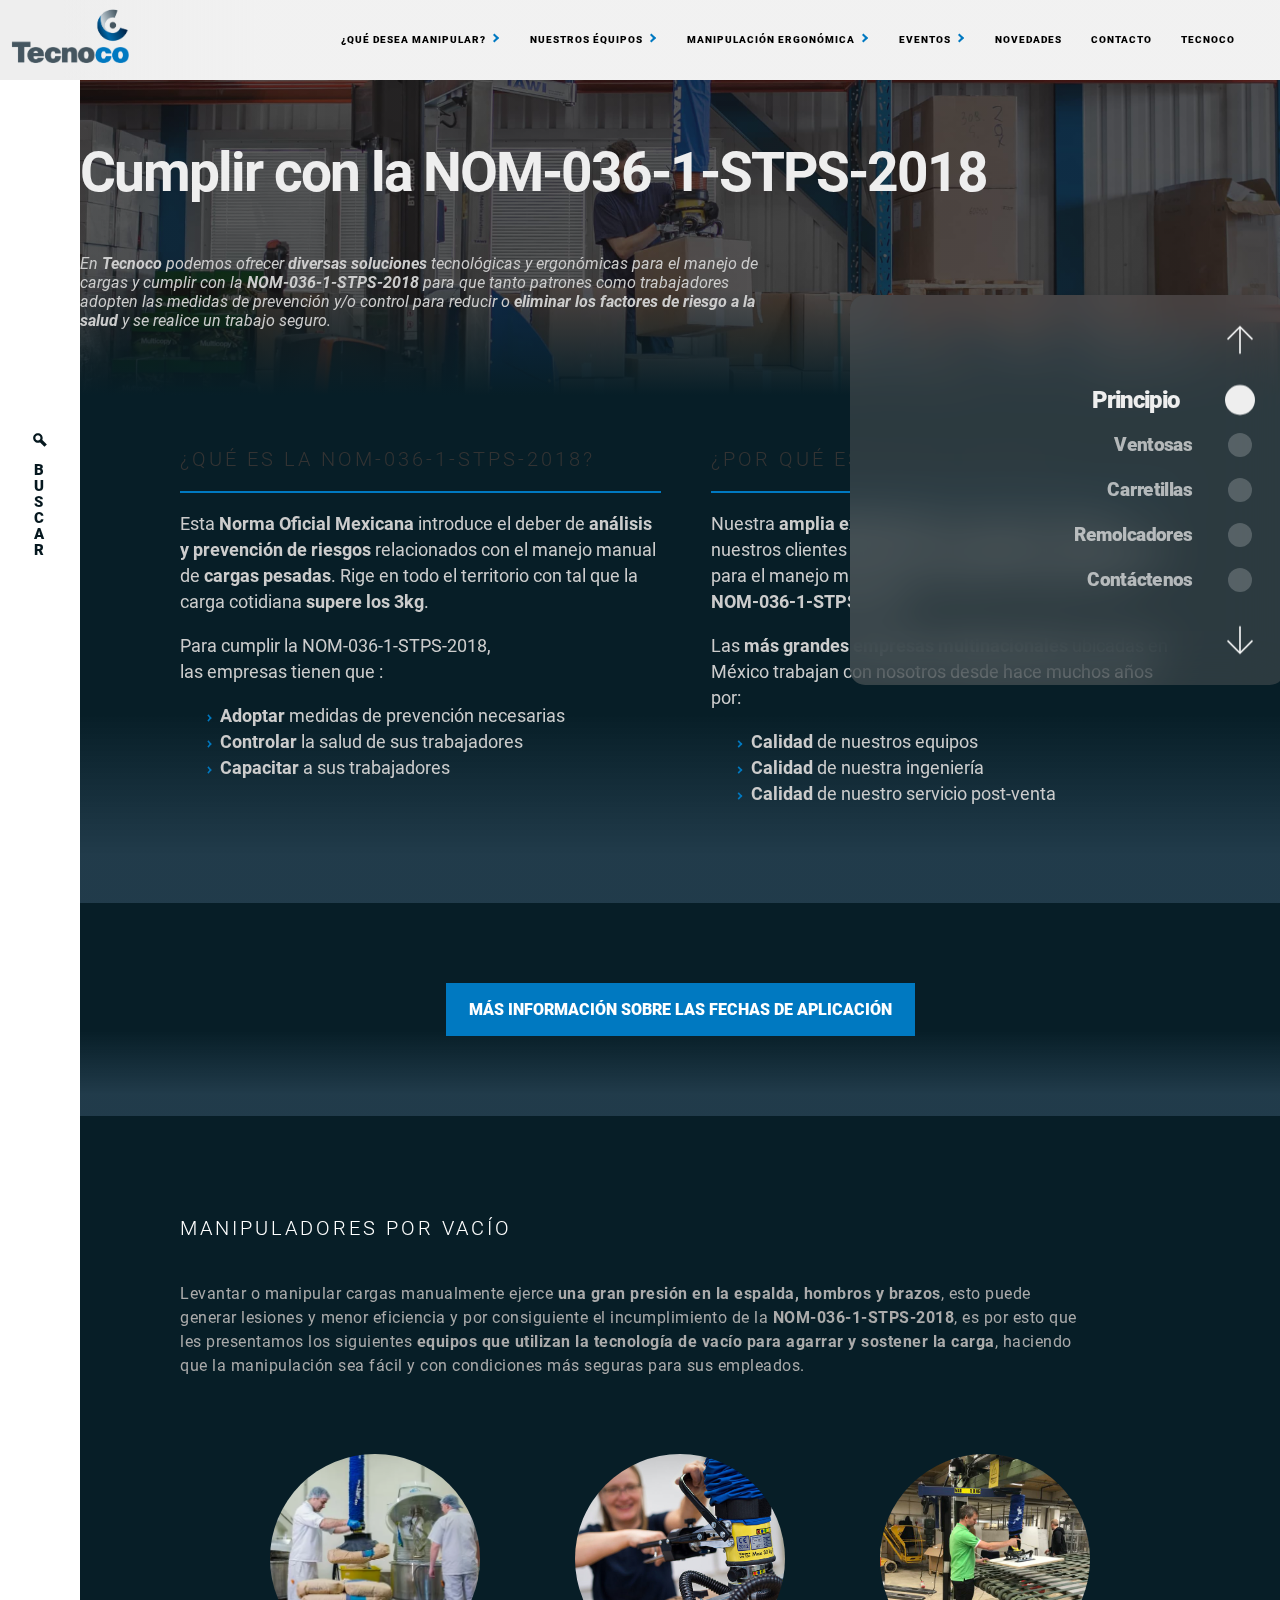
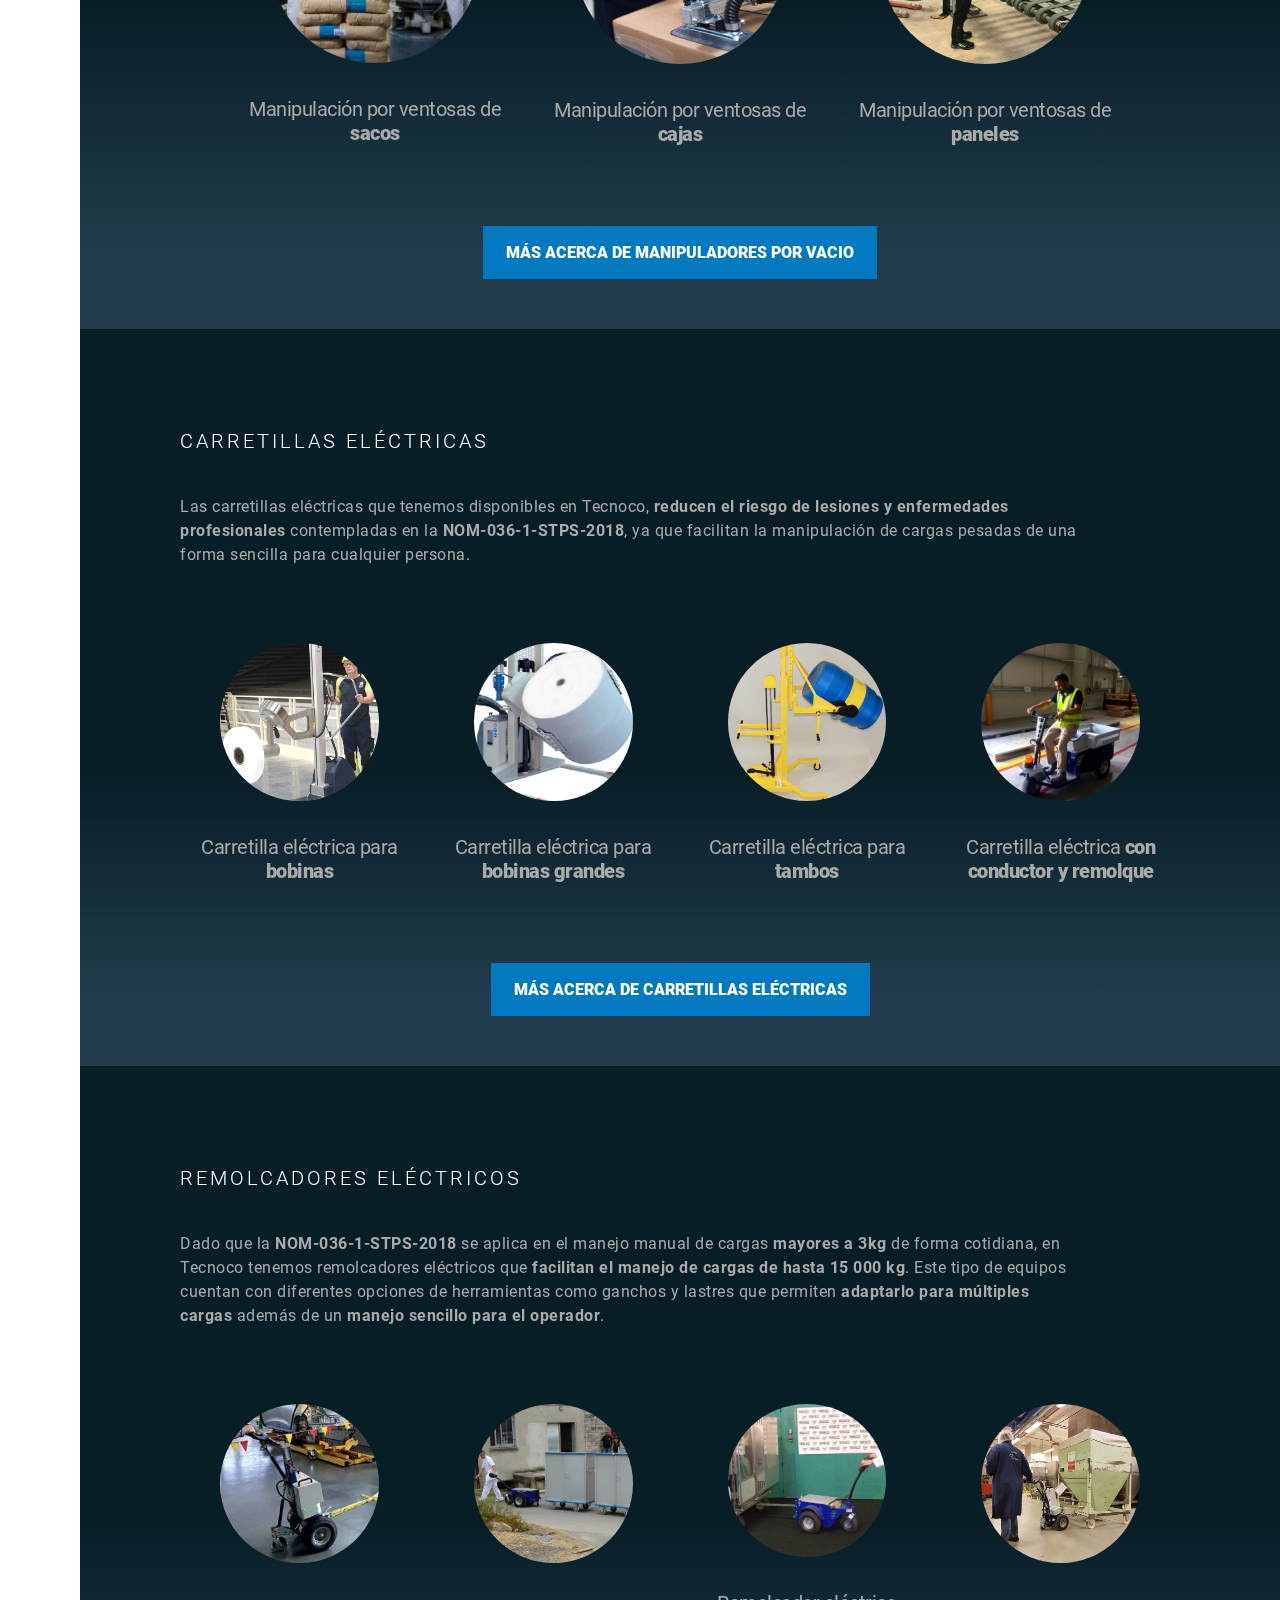
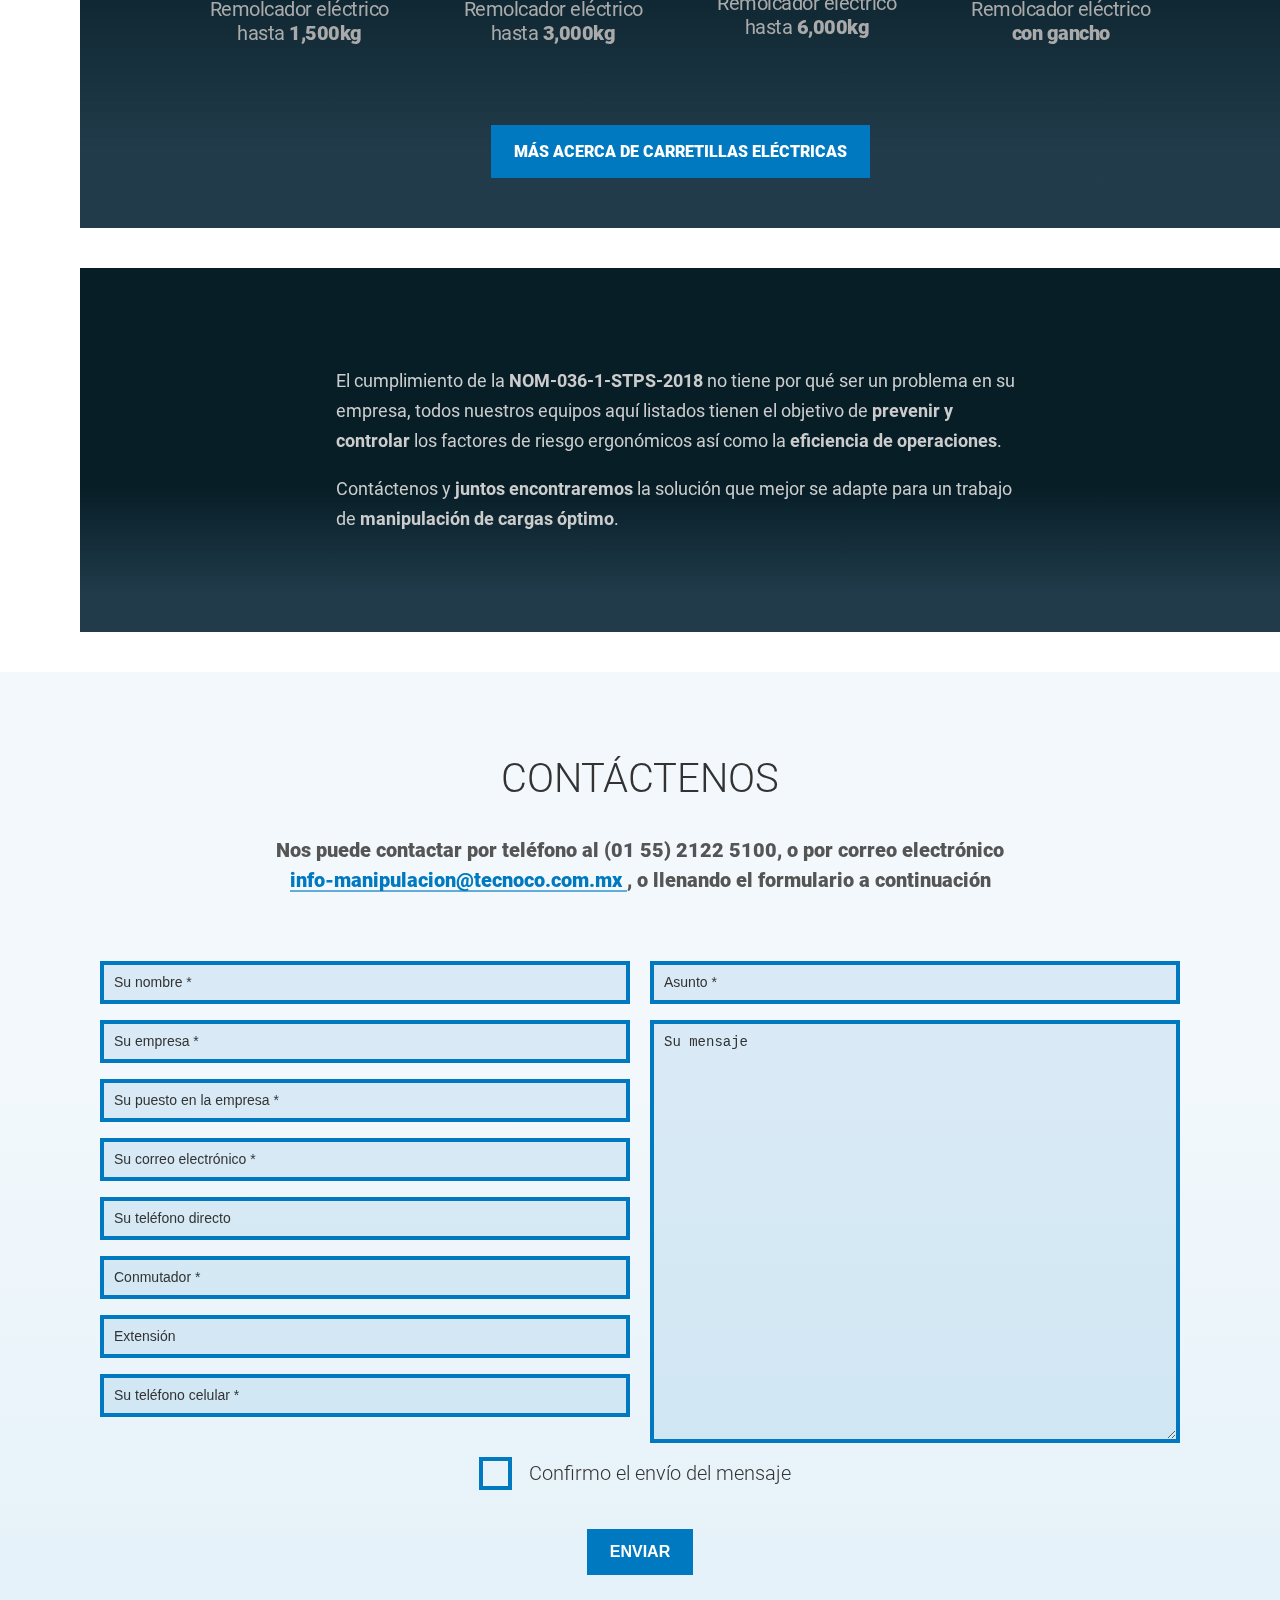
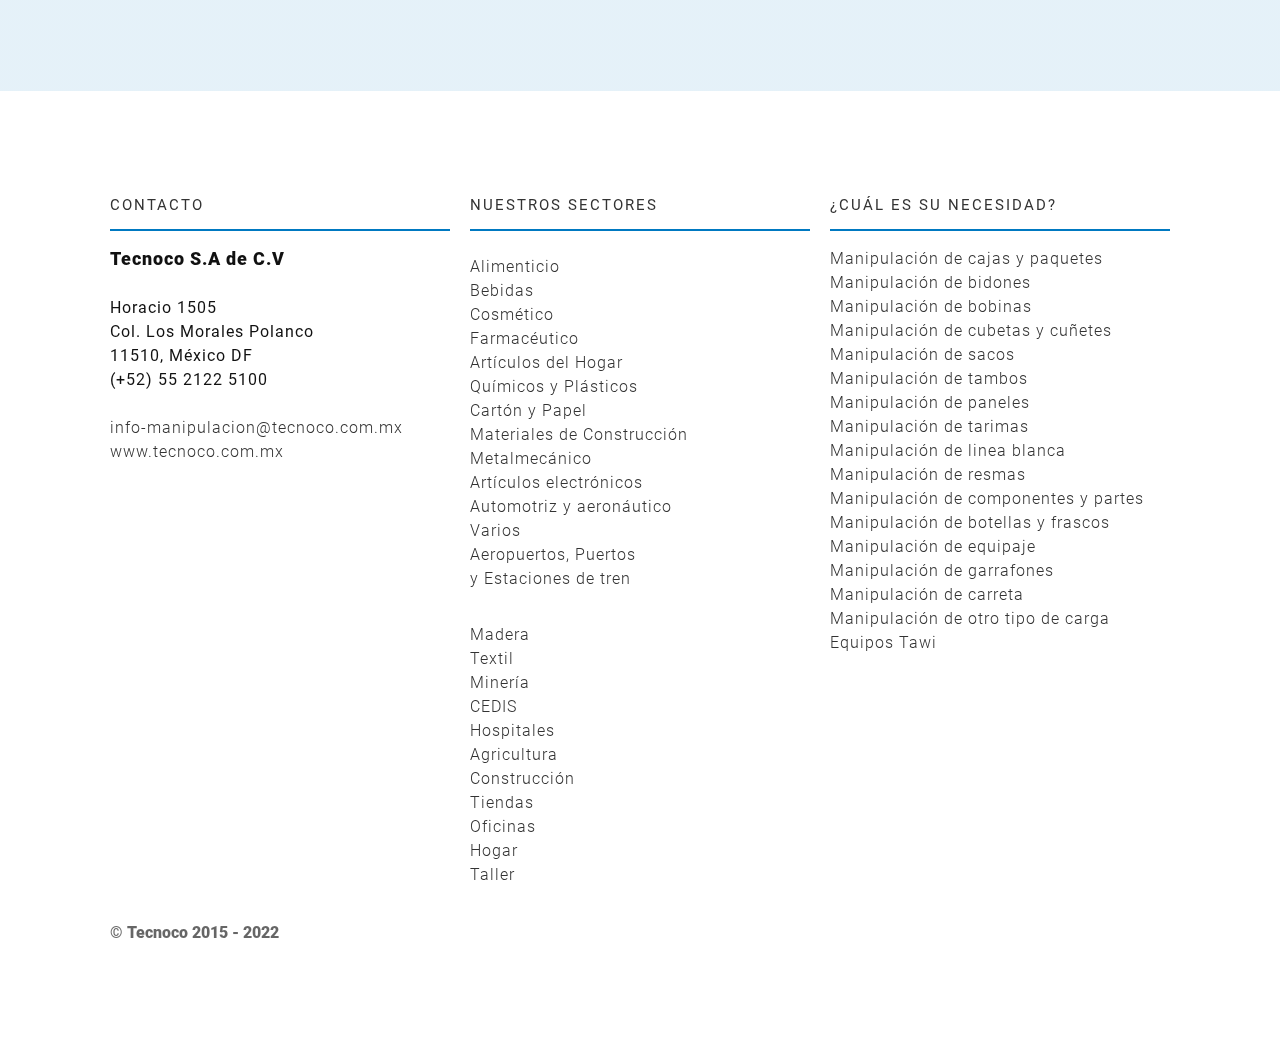
<file: soluciones-para-cumplir-con-la-nom-036-1-stps-2018.html>
<!DOCTYPE html>
<html lang="es">
<head>
	<meta charset="utf-8">
	<meta name="viewport" content="width=device-width, initial-scale=1">
	<title>NOM-036-1-STPS-2018 - Soluciones manipulación ergonómica - Tecnoco</title>
	<meta name="description" content="Encuentre el sistema de manipulación de carga adecuado a sus necesidades y al tipo de carga. Tecnono suministra equipos para el manejo ergonómico de cargas.">
	<!--link rel="canonical" href="http://www.example.com/product.html" /-->
	<link rel="stylesheet" href="style.css">
	<link rel="stylesheet" href="roboto/roboto.css">
</head>
<body class="scrollInactive">

	<div id="topHeader">
		<a id="logoLink" href="index.html"><div id="logo" class="imgLink">Tecnoco</div></a>
		<nav id="siteNav">
			<div class="navBtn context" id="tiposMenu">
				<a href="index.html">¿Qué desea manipular?<img src="images/listBullet.svg" alt=">"></a>
				<h3>¿Qué desea manipular?</h3>
				<div class="navGrid">
					<a href="index.html">Bidones</a>
					<a href="index.html">Bobinas</a>
					<a href="index.html">Botellas y frascos</a>
					<a href="index.html">Cajas y paquetes</a>
					<a href="index.html">Carreta</a>
					<a href="index.html">Cubetas y Cuñetes</a>
					<a href="index.html">Componentes y partes</a>
					<a href="index.html">Equipaje</a>
					<a href="index.html">Garrafones</a>
					<a href="index.html">Electrodomésticos</a>
					<a href="index.html">Otro tipo de carga</a>
					<a href="index.html">Paneles</a>
					<a href="index.html">Resmas</a>
					<a href="index.html">Sacos</a>
					<a href="index.html">Tambos</a>
					<a href="index.html">Tarimas</a>
				</div>
			</div>
			<div class="navBtn context" id="equiposMenu">
				<a href="index.html">Nuestros équipos<img src="images/listBullet.svg" alt=">"></a>
				<h3>Nuestros équipos</h3>
				<div class="navGrid">
					<a href="index.html">Manipuladores por vacío</a>
					<a href="index.html">Polipasto con cable</a>
					<a href="index.html">Surtidores móviles</a>
					<a href="index.html">Elevadores por vacío</a>
					<a href="index.html">Intercambiadores de tarimas</a>
					<a href="index.html">Grúas sobre ruedas</a>
					<a href="index.html">Carretillas eléctricas</a>
					<a href="index.html">Dispensadores de Tarimas</a>
					<a href="index.html">Exoesqueletos</a>
					<a href="index.html">Remolcadores Eléctricos</a>
					<a href="index.html">Mesas elevadoras</a>
				</div>
			</div>
			<div class="navBtn context oneLine" id="manipErgoMenu">
				<a href="index.html">Manipulación ergonómica<img src="images/listBullet.svg" alt=">"></a>
				<h3>Manipulación ergonómica</h3>
				<div class="navGrid">
				    <a href="index.html">Riesgos y prevención</a>
				    <a href="index.html">Normatividad en ergonomia</a>
				    <a href="soluciones-para-cumplir-con-la-nom-036-1-stps-2018.html">Cumplir con la NOM-036-1-STPS-2018</a>
				    <a href="index.html">Publicaciones de interés</a>
				</div>
			</div>
			<div class="navBtn context oneLine" id="eventosMenu">
				<a href="index.html">Eventos<img src="images/listBullet.svg" alt=">"></a>
				<h3>Eventos</h3>
				<div class="navGrid">
					<a href="index.html">Futuros eventos</a>
					<a href="index.html">Eventos pasados</a>
					<a href="index.html">Seminario</a>
					<a href="index.html">Webinarios</a>
				</div>
			</div>
			<div class="navBtn">
				<a href="index.html">Novedades</a>
			</div>
			<div class="navBtn">
				<label id="contactoBtn">Contacto</label>
			</div>
			<div class="navBtn">
				<a href="index.html">Tecnoco</a>
			</div>
		</nav>
		
	</div>


	<div id="buscarContent">
		<h2>Encuentre el mejor sistema de manipulación:</h2>
		<aside id="buscarField">
			<h3>Por palabre clave</h3>
			<form method="get" id="searchForm" action="index.html">
				<input type="text" name="s" placeholder="Buscar..." id="searchFormField">
				<input type="submit" name="submit" value="Buscar" id="searchFormSubmit">
			</form>
		</aside>
		<br><br>
		<hr>
		<h3>Por tipo de carga</h3>
		<ul id="buscarTipoDeCarga">
    		<li><a href="categoria/sacos/">Sacos</a></li>
    		<li><a href="categoria/cajas/">Cajas y paquetes</a></li>
    		<li><a href="categoria/bobinas/">Bobinas</a></li>
    		<li><a href="categoria/tambores/">Tambos</a></li>
    		<li><a href="categoria/paneles/">Paneles</a></li>
    		<li><a href="categoria/cubetas_cunetes/">Cubetas y Cuñetes</a></li>
    		<li><a href="categoria/manipuladores-de-bidones/">Bidones</a></li>
    		<li><a href="categoria/tarimas/">Tarimas</a></li>
    		<li><a href="categoria/resmas/">Resmas</a></li>
    		<li><a href="categoria/garrafones/">Garrafones</a></li>
    		<li><a href="categoria/botellas-y-frascos/">Botellas y frascos</a></li>
    		<li><label id="verMasTipos" class="masMenos">&#43; Mas tipos</label></li>
    		<li class="hiddenTipos"><a href="categoria/automotriz/">Componentes y partes</a></li>
    		<li class="hiddenTipos"><a href="categoria/linea_blanca/">Electrodomésticos</a></li>
    		<li class="hiddenTipos"><a href="categoria/equipaje/">Equipaje</a></li>
    		<li class="hiddenTipos"><a href="categoria/carreta/">Carreta</a></li>
    		<li class="hiddenTipos"><a href="categoria/basura/">Basura</a></li>
    		<li class="hiddenTipos"><a href="categoria/arena-tierra/">Arena/Tierra</a></li>
    		<li class="hiddenTipos"><a href="categoria/granel/">Granel</a></li>
    		<li class="hiddenTipos"><a href="categoria/lingotes/">Lingotes</a></li>
    		<li class="hiddenTipos"><a href="categoria/placas-y-bloques/">Placas y bloques</a></li>
    		<li class="hiddenTipos"><a href="categoria/ropa/">Ropa</a></li>
    		<li class="hiddenTipos"><a href="categoria/vigas-y-perfiles/">Vigas y perfiles</a></li>
    		<li class="hiddenTipos"><a href="categoria/equipo-sobre-rueda/">Equipo sobre rueda</a></li>
    		<li class="hiddenTipos"><a href="categoria/carrete-de-cable/">Carrete de cable</a></li>
    		<li class="hiddenTipos"><a href="categoria/masa/">Masa</a></li>
    		<li class="hiddenTipos"><a href="categoria/otro_tipo/">Otro tipo de carga</a></li>
    		<li><label id="verMenosTipos" class="masMenos">&#43; Menos tipos</label></li>
    	</ul>
    	<hr>
		<div id="buscarSector">
			<h3 class="widget-title">Por sector</h3>
			<h4 class="widget-subtitle">Sectores industriales</h4>
			<ul>
				<li>
					<input type="checkbox" id="alimenticio" value="alimenticio">
					<label for="alimenticio">Alimenticio</label>
				</li>
				<li>
					<input type="checkbox" id="articulos_del_hogar" value="articulos_del_hogar">
					<label for="articulos_del_hogar">Artículos del Hogar</label>
				</li>
				<li>
					<input type="checkbox" id="articulos_electronicos" value="articulos_electronicos">
					<label for="articulos_electronicos">Artículos electrónicos</label>
				</li>
				<li>
					<input type="checkbox" id="automotriz" value="automotriz">
					<label for="automotriz">Automotriz y aeronáutico</label>
				</li>
				<li>
					<input type="checkbox" id="bebidas" value="bebidas">
					<label for="bebidas">Bebidas</label>
				</li>
				<li>
					<input type="checkbox" id="carton_papel" value="carton_papel">
					<label for="carton_papel">Cartón y Papel</label>
				</li>
				<li>
					<input type="checkbox" id="cosmetico" value="cosmetico">
					<label for="cosmetico">Cosmético</label>
				</li>
				<li>
					<input type="checkbox" id="farmaceutico" value="farmaceutico">
					<label for="farmaceutico">Farmacéutico</label>
				</li>
				<li>
					<input type="checkbox" id="madera" value="madera">
					<label for="madera">Madera</label>
				</li>
				<li>
					<input type="checkbox" id="materiales_construccion" value="materiales_construccion">
					<label for="materiales_construccion" style="letter-spacing: -0.6px;">Materiales de Construcción</label>
				</li>
				<li>
					<input type="checkbox" id="metalmecanico" value="metalmecanico">
					<label for="metalmecanico">Metalmecánico</label>
				</li>
				<li>
					<input type="checkbox" id="mineria" value="mineria">
					<label for="mineria">Minería</label>
				</li>
				<li>
					<input type="checkbox" id="quimicos_plasticos" value="quimicos_plasticos">
					<label for="quimicos_plasticos">Químicos y Plásticos</label>
				</li>
				<li>
					<input type="checkbox" id="textil" value="textil">
					<label for="textil">Textil</label>
				</li>
				<li>
					<input type="checkbox" id="varios" value="varios">
					<label for="varios">Varios</label>
				</li>
			</ul>		
			<h4 class="widget-subtitle">Otros sectores</h4>
			<ul>
				<li><input type="checkbox" id="aeropuertos" value="aeropuertos">
					<label for="aeropuertos">Aeropuertos, Puertos y<br>Estaciones de tren</label>
				</li>
				<li><input type="checkbox" id="agricultura" value="agricultura">
					<label for="agricultura">Agricultura</label>
				</li>
				<li><input type="checkbox" id="cedis" value="cedis">
					<label for="cedis">CEDIS</label>
				</li>
				<li><input type="checkbox" id="construccion" value="construccion">
					<label for="construccion">Construcción</label>
				</li>
				<li><input type="checkbox" id="hogar" value="hogar">
					<label for="hogar">Hogar</label>
				</li>
				<li><input type="checkbox" id="hospitales" value="hospitales">
					<label for="hospitales">Hospitales</label>
				</li>
				<li><input type="checkbox" id="oficinas" value="oficinas">
					<label for="oficinas">Oficinas</label>
				</li>
				<li><input type="checkbox" id="taller" value="taller">
					<label for="taller">Taller</label>
				</li>
				<li><input type="checkbox" id="tiendas" value="tiendas">
					<label for="tiendas">Tiendas</label>
				</li>
			</ul>		
		</div>
	</div>

	<div id="buscarMask"></div>
	<div id="buscarOpener" class="inactive">
		<div id="buscarIcon"></div>
		<span id="buscarText">B<br>U<br>S<br>C<br>A<br>R</span>
	</div>

	<div id="pageNav" class="initHover">
		<div id="arrowUp" class="navArrow"></div>
		<div class="level" data-after="Principio"></div>
		<div class="level" data-after="Contáctenos" id="contactenosBtn"></div>
		<div id="arrowDown" class="navArrow"></div>
	</div>



	<main>
		<div id="heroImg" style="background: url('images/hero-soluciones-para-cumplir-con-la-nom-036-1-stps-2018.jpg');"></div>
		<div id="heroHeader">
			<h1 id="pageH1">Cumplir con la NOM-036-1-STPS-2018</h1>
			<p id="heroSubtitle">En <strong>Tecnoco</strong> podemos ofrecer <strong>diversas soluciones</strong> tecnológicas y ergonómicas para el manejo de cargas y cumplir con la <strong>NOM-036-1-STPS-2018</strong> para que tanto patrones como trabajadores adopten las medidas de prevención y/o control para reducir o <strong>eliminar los factores de riesgo a la salud</strong> y se realice un trabajo seguro.</p>
		</div>
		<article class="topArticle twoColTwoTitles">
			<div class="twoCol">
				<div class="col pLeft">
					<h2>¿Qué es la NOM-036-1-STPS-2018?</h2>
					<hr>
					<p>
						Esta <strong>Norma Oficial Mexicana</strong> introduce el deber de <strong>análisis y prevención de riesgos</strong> relacionados con el manejo manual de <strong>cargas pesadas</strong>. Rige en todo el territorio con tal que la carga cotidiana <strong>supere los 3kg</strong>.
					</p>
					<p>
						Para cumplir la NOM-036-1-STPS-2018,<br>
						las empresas tienen que :
					</p>
					<ul>
					    <li><p><strong>Adoptar</strong> medidas de prevención necesarias<br></p></li>
					    <li><p><strong>Controlar</strong> la salud de sus trabajadores<br></p></li>
					    <li><p><strong>Capacitar</strong> a sus trabajadores</p></li>
					</ul>
				</div>
				<div class="col pRight">
					<h2>¿Por qué escoger Tecnoco?</h2>
					<hr>
					<p>
						Nuestra <strong>amplia experiencia</strong> nos permite proponer a nuestros clientes <strong>soluciones tecnológicas y ergonómicas</strong> para el manejo manual de cargas para cumplir con la <strong>NOM-036-1-STPS-2018</strong>.
					</p>
					<p>
						Las <strong>más grandes empresas multinacionales</strong> ubicadas en México trabajan con nosotros desde hace muchos años por:
					</p>
					<ul>
					    <li><p><strong>Calidad</strong> de nuestros equipos<br></p></li>
					    <li><p><strong>Calidad</strong> de nuestra ingeniería<br></p></li>
					    <li><p><strong>Calidad</strong> de nuestro servicio post-venta</p></li>
					</ul>
				</div>
			</div>
		</article>

		<article class="middleButton">
			<div class="rectButton">
				<span>Más información sobre las fechas de aplicación</span>
			</div>
		</article>

		<article class="imgTxtVerArticle section" data-name="Ventosas">
			<h2 class="bright">Manipuladores por vacío</h2>
			<div class="imgTxtVer">
				<div class="pTop">
					<p>
						Levantar o manipular cargas manualmente ejerce <strong>una gran presión en la espalda, hombros y brazos</strong>, esto puede generar lesiones y menor eficiencia y por consiguiente el incumplimiento de la <strong>NOM-036-1-STPS-2018</strong>, es por esto que les presentamos los siguientes <strong>equipos que utilizan la tecnología de vacío para agarrar y sostener la carga</strong>, haciendo que la manipulación sea fácil y con condiciones más seguras para sus empleados.
					</p>
				</div>
				<div class="pBottom img3">
					<a href="404.html" class="colImgItem">
						<img alt="Elevadores por vacio" src="images/elevadores-por-vacio.png">
						<p>Manipulación por ventosas de <strong>sacos</strong></p>
					</a>
					<a href="404.html" class="colImgItem">
						<img alt="Elevador de cajas" src="images/elevador-de-cajas.jpg">
						<p>Manipulación por ventosas de <strong>cajas</strong></p>
					</a>
					<a href="404.html" class="colImgItem">
						<img alt="Manipulador por vacio Vacucobra" src="images/manipulador-por-vacio-vacucobra.jpg">
						<p>Manipulación por ventosas de <strong>paneles</strong></p>
					</a>
				</div>
			</div>
			<div class="rectButton endArticle">
				<span>Más acerca de manipuladores por vacio</span>
			</div>
		</article>

		<article class="imgTxtVerArticle section" data-name="Carretillas">
			<h2 class="bright">Carretillas eléctricas</h2>
			<div class="imgTxtVer">
				<div class="pTop">
					<p>
						Las carretillas eléctricas que tenemos disponibles en Tecnoco, <strong>reducen el riesgo de lesiones y enfermedades profesionales</strong> contempladas en la <strong>NOM-036-1-STPS-2018</strong>, ya que facilitan la manipulación de cargas pesadas de una forma sencilla para cualquier persona.
					</p>
				</div>
				<div class="pBottom img4">
					<a href="404.html" class="colImgItem">
						<img alt="Carretilla bobinas" src="images/carretilla-bobinas.jpg">
						<p>Carretilla eléctrica para <strong>bobinas</strong></p>
					</a>
					<a href="404.html" class="colImgItem">
						<img alt="Carretilla bobinas grandes" src="images/carretilla-bobinas-grandes.jpg">
						<p>Carretilla eléctrica para <strong>bobinas grandes</strong></p>
					</a>
					<a href="404.html" class="colImgItem">
						<img alt="Carretilla tambos" src="images/carretilla-tambos.jpg">
						<p>Carretilla eléctrica para <strong>tambos</strong></p>
					</a>
					<a href="404.html" class="colImgItem">
						<img alt="Carretilla conductor" src="images/carretilla-conductor.jpg">
						<p>Carretilla eléctrica <strong>con conductor y remolque</strong></p>
					</a>
				</div>
			</div>
			<div class="rectButton endArticle">
				<span>Más acerca de Carretillas eléctricas</span>
			</div>
		</article>

		<article class="imgTxtVerArticle section" data-name="Remolcadores">
			<h2 class="bright">Remolcadores eléctricos</h2>
			<div class="imgTxtVer">
				<div class="pTop">
					<p>
						Dado que la <strong>NOM-036-1-STPS-2018</strong> se aplica en el manejo manual de cargas <strong>mayores a 3kg</strong> de forma cotidiana, en Tecnoco tenemos remolcadores eléctricos que <strong>facilitan el manejo de cargas de hasta 15 000 kg</strong>. Este tipo de equipos cuentan con diferentes opciones de herramientas como ganchos y lastres que permiten <strong>adaptarlo para múltiples cargas</strong> además de un <strong>manejo sencillo para el operador</strong>.
					</p>
				</div>
				<div class="pBottom img4">
					<a href="404.html" class="colImgItem">
						<img alt="Remolcadores 1500kg" src="images/remolcadores1500.jpg">
						<p>Remolcador eléctrico hasta <strong>1,500kg</strong></p>
					</a>
					<a href="404.html" class="colImgItem">
						<img alt="Remolcadores 3000kg" src="images/remolcadores3000.jpg">
						<p>Remolcador eléctrico hasta <strong>3,000kg</strong></p>
					</a>
					<a href="404.html" class="colImgItem">
						<img alt="Remolcadores 6000kg" src="images/remolcadores6000.jpg">
						<p>Remolcador eléctrico hasta <strong>6,000kg</strong></p>
					</a>
					<a href="404.html" class="colImgItem">
						<img alt="Remolcadores gancho" src="images/remolcadores-gancho.jpg">
						<p>Remolcador eléctrico <strong>con gancho</strong></p>
					</a>
				</div>
			</div>
			<div class="rectButton endArticle">
				<span>Más acerca de Carretillas eléctricas</span>
			</div>
		</article>

		<article class="pSimple narrow">
			<div>
				<p>
					El cumplimiento de la <strong>NOM-036-1-STPS-2018</strong> no tiene por qué ser un problema en su empresa, todos nuestros equipos aquí listados tienen el objetivo de <strong>prevenir y controlar</strong> los factores de riesgo ergonómicos así como la <strong>eficiencia de operaciones</strong>.
				</p>
				<p>
					Contáctenos y <strong>juntos encontraremos</strong> la solución que mejor se adapte para un trabajo de <strong>manipulación de cargas óptimo</strong>.
				</p>
			</div>
		</article>
	</main>
	

	
	


	
	<div role="form" class="wpcf7 form section" data-name="Contáctenos" id="wpcf7-f506-p20-o1" dir="ltr" lang="es-ES">
		<h2>Contáctenos</h2>
		<div class="screen-reader-response"><p role="status" aria-live="polite" aria-atomic="true"></p> <ul></ul></div>
		<form action="/#wpcf7-f506-p20-o1" method="post" class="wpcf7-form init wpcf7-acceptance-as-validation" novalidate="novalidate" data-status="init">
			<div style="display: none;">
				<input type="hidden" name="_wpcf7" value="506">
				<input type="hidden" name="_wpcf7_version" value="5.6.2">
				<input type="hidden" name="_wpcf7_locale" value="es_ES">
				<input type="hidden" name="_wpcf7_unit_tag" value="wpcf7-f506-p20-o1">
				<input type="hidden" name="_wpcf7_container_post" value="20">
				<input type="hidden" name="_wpcf7_posted_data_hash" value="">
			</div>
			<div class="contact-intro" id="contactenos">
				<p>Nos puede contactar por teléfono al <span class="nowrap">(01 55) 2122 5100</span>, o por correo electrónico
					<a href="javascript:;" data-enc-email="vasb-znavchynpvba[at]grpabpb.pbz.zk" class="mail-link" data-wpel-link="ignore">
						<span id="eeb-216714-180144">info-manipulacion@tecnoco.com.mx</span>
						<script type="text/javascript">(function(){var ml="o4peimnc0t-lfu.a%x",mi="46<0:5?642=;?7406@189376070>705>5A",o="";for(var j=0,l=mi.length;j<l;j++){o+=ml.charAt(mi.charCodeAt(j)-48);}document.getElementById("eeb-216714-180144").innerHTML = decodeURIComponent(o);}());</script>
						<noscript>*protected email*</noscript></a>, o llenando el formulario a continuación
				</p>
			</div>
			<div id="formContent">
				<div class="contact-left-sidebar">
					<p>
						<span class="wpcf7-form-control-wrap" data-name="your-name"><input placeholder="Su nombre *" type="text" name="your-name" value="" size="40" class="wpcf7-form-control wpcf7-text wpcf7-validates-as-required" aria-required="true" aria-invalid="false"></span> </p>
					<p>
						<span class="wpcf7-form-control-wrap" data-name="your-company"><input placeholder="Su empresa *" type="text" name="your-company" value="" size="40" class="wpcf7-form-control wpcf7-text wpcf7-validates-as-required" aria-required="true" aria-invalid="false"></span>
					</p>
					<p>
						<span class="wpcf7-form-control-wrap" data-name="your-job"><input placeholder="Su puesto en la empresa *" type="text" name="your-job" value="" size="40" class="wpcf7-form-control wpcf7-text wpcf7-validates-as-required" aria-required="true" aria-invalid="false"></span>
					</p>
					<p>
						<span class="wpcf7-form-control-wrap" data-name="your-email"><input placeholder="Su correo electrónico *" type="email" name="your-email" value="" size="40" class="wpcf7-form-control wpcf7-text wpcf7-email wpcf7-validates-as-required wpcf7-validates-as-email" aria-required="true" aria-invalid="false"></span>
					</p>
					<p>
						<span class="wpcf7-form-control-wrap" data-name="your-phone"><input placeholder="Su teléfono directo" type="text" name="your-phone" value="" size="40" class="wpcf7-form-control wpcf7-text" aria-invalid="false"></span>
					</p>
					<p>
					    <span class="wpcf7-form-control-wrap" data-name="conmutador"><input placeholder="Conmutador *" type="text" name="conmutador" value="" size="40" class="wpcf7-form-control wpcf7-text wpcf7-validates-as-required" aria-required="true" aria-invalid="false"></span>
					</p>
					<p>
					    <span class="wpcf7-form-control-wrap" data-name="extension"><input placeholder="Extensión" type="text" name="extension" value="" size="40" class="wpcf7-form-control wpcf7-text" aria-invalid="false"></span>
					</p>
					<p>
					    <span class="wpcf7-form-control-wrap" data-name="mobile"><input placeholder="Su teléfono celular *" type="text" name="mobile" value="" size="40" class="wpcf7-form-control wpcf7-text" aria-invalid="false"></span>
					</p>
				</div>
				<div class="contact-main">
					<p>
				    	<span class="wpcf7-form-control-wrap" data-name="your-subject"><input placeholder="Asunto *" type="text" name="your-subject" value="" size="40" class="wpcf7-form-control wpcf7-text wpcf7-validates-as-required" aria-required="true" aria-invalid="false"></span>
					</p>
					<p>
				    	<span class="wpcf7-form-control-wrap" data-name="your-message"><textarea placeholder="Su mensaje" name="your-message" cols="40" rows="10" class="wpcf7-form-control wpcf7-textarea" aria-invalid="false"></textarea></span>
				    </p>
				</div>
			</div>
			<div class="clear"></div>
			<div class="contact-submit">
				<label class="contactFormAcceptance">Confirmo el envío del mensaje
					<input type="checkbox">
					<span class="checkmark"></span>
				</label>
				<p class="contactFormSubmit">
					<input type="submit" value="Enviar" class="wpcf7-form-control has-spinner wpcf7-submit"><span class="wpcf7-spinner"></span>
				</p>
			</div>
			<input type="hidden" class="wpcf7-pum" value="{&quot;closepopup&quot;:false,&quot;closedelay&quot;:0,&quot;openpopup&quot;:false,&quot;openpopup_id&quot;:0}">
			<div class="wpcf7-response-output" aria-hidden="true"></div>
		</form>
	</div>

	<footer id="colophon" role="contentinfo">
		<div class="site-info">
			<div class="credits credits-left">
				<p class="footerDivHeader">Contacto</p>
				<hr>
				<ul>
					<li>
						<span>
							<span id="footerTecnocoHeader">Tecnoco S.A de C.V</span><br><br>
							Horacio 1505<br>
							Col. Los Morales Polanco<br>
							11510, México DF<br>
							(+52) 55 2122 5100<br><br>
						</span>
					</li>
					<li>
						<span id="eeb-597900-827416">
							<a href="mailto:info-manipulacion@tecnoco.com.mx" class="mail-link">info-manipulacion@tecnoco.com.mx</a>
						</span>
						<script type="text/javascript">(function(){var ml="npekoC.uia3Dmx2fEF%hrs4lA-0ct",mi="B:59B>JCD2?B:;B>><98GL4B:H80?4I<90817G9K840BFJL2K04K46K4<6<=B>>B>JB>JKG9EEB:;B>><98GIG803B>>B:@80?4I<90817G9K840BFJL2K04K46K4<6<=B:5B>A9B:@",o="";for(var j=0,l=mi.length;j<l;j++){o+=ml.charAt(mi.charCodeAt(j)-48);}document.getElementById("eeb-597900-827416").innerHTML = decodeURIComponent(o);}());
						</script>
						<noscript>
							<span id="eeb-747214-232248"></span>
							<script type="text/javascript">document.getElementById("eeb-747214-232248").innerHTML = eval(decodeURIComponent("%27%69%6e%66%6f%2d%6d%61%6e%69%70%75%6c%61%63%69%6f%6e%40%74%65%63%6e%6f%63%6f%2e%63%6f%6d%2e%6d%78%27"))</script>
							<noscript>*protected email*
						</noscript>
					</li>
					<li>
						<a href="http://www.tecnoco.com.mx" target="_blank" title="Visite nuestra página internet principal">www.tecnoco.com.mx</a>
					</li>
				</ul>
			</div>
			<div class="credits credits-center">
				<p class="footerDivHeader">Nuestros sectores</p>
				<hr>
				<ul>
					<li>
						<a href="https://manipulacion-ergonomica.tecnoco.com.mx/equipo?sector=alimenticio">Alimenticio</a>
					</li>
					<li>
						<a href="https://manipulacion-ergonomica.tecnoco.com.mx/equipo?sector=bebidas">Bebidas</a>
					</li>
					<li>
						<a href="https://manipulacion-ergonomica.tecnoco.com.mx/equipo?sector=cosmetico">Cosmético</a>
					</li>
					<li>
						<a href="https://manipulacion-ergonomica.tecnoco.com.mx/equipo?sector=farmaceutico">Farmacéutico</a>
					</li>
					<li>
						<a href="https://manipulacion-ergonomica.tecnoco.com.mx/equipo?sector=articulos_del_hogar">Artículos del Hogar</a>
					</li>
					<li>
						<a href="https://manipulacion-ergonomica.tecnoco.com.mx/equipo?sector=quimicos_plasticos">Químicos y Plásticos</a>
					</li>
					<li>
						<a href="https://manipulacion-ergonomica.tecnoco.com.mx/equipo?sector=carton_papel">Cartón y Papel</a>
					</li>
					<li>
						<a href="https://manipulacion-ergonomica.tecnoco.com.mx/equipo?sector=materiales_construccion">Materiales de Construcción</a>
					</li>
					<li>
						<a href="https://manipulacion-ergonomica.tecnoco.com.mx/equipo?sector=metalmecanico">Metalmecánico</a>
					</li>
					<li>
						<a href="https://manipulacion-ergonomica.tecnoco.com.mx/equipo?sector=articulos_electronicos">Artículos electrónicos</a>
					</li>
					<li>
						<a href="https://manipulacion-ergonomica.tecnoco.com.mx/equipo?sector=automotriz">Automotriz y aeronáutico</a>
					</li>
					<li>
						<a href="https://manipulacion-ergonomica.tecnoco.com.mx/equipo?sector=varios">Varios</a>
					</li>
					<li>
						<a href="https://manipulacion-ergonomica.tecnoco.com.mx/equipo?sector=aeropuertos">Aeropuertos, Puertos<br>y Estaciones de tren</a>
					</li>
				</ul>
				<ul>
					<li>
						<a href="https://manipulacion-ergonomica.tecnoco.com.mx/equipo?sector=madera">Madera</a>
					</li>
					<li>
						<a href="https://manipulacion-ergonomica.tecnoco.com.mx/equipo?sector=textil">Textil</a>
					</li>
					<li>
						<a href="https://manipulacion-ergonomica.tecnoco.com.mx/equipo?sector=mineria">Minería</a>
					</li>
					<li>
						<a href="https://manipulacion-ergonomica.tecnoco.com.mx/equipo?sector=cedis">CEDIS</a>
					</li>
					<li>
						<a href="https://manipulacion-ergonomica.tecnoco.com.mx/equipo?sector=hospitales">Hospitales</a>
					</li>
					<li>
						<a href="https://manipulacion-ergonomica.tecnoco.com.mx/equipo?sector=agricultura">Agricultura</a>
					</li>
					<li>
						<a href="https://manipulacion-ergonomica.tecnoco.com.mx/equipo?sector=construccion">Construcción</a>
					</li>
					<li>
						<a href="https://manipulacion-ergonomica.tecnoco.com.mx/equipo?sector=tiendas">Tiendas</a>
					</li>
					<li>
						<a href="https://manipulacion-ergonomica.tecnoco.com.mx/equipo?sector=oficinas">Oficinas</a>
					</li>
					<li>
						<a href="https://manipulacion-ergonomica.tecnoco.com.mx/equipo?sector=hogar">Hogar</a>
					</li>
					<li>
						<a href="https://manipulacion-ergonomica.tecnoco.com.mx/equipo?sector=taller">Taller</a>
					</li>
				</ul>
			</div>
			<div class="credits credits-right">
				<p class="footerDivHeader">¿Cuál es su necesidad?</p>
				<hr>
				<ul id="menu-footer-menu" class="nav">
					<li id="menu-item-158" class="menu-item menu-item-type-taxonomy menu-item-object-categoria menu-item-158">
						<a href="https://manipulacion-ergonomica.tecnoco.com.mx/categoria/cajas/">Manipulación de cajas y paquetes</a>
					</li>
					<li id="menu-item-156" class="menu-item menu-item-type-taxonomy menu-item-object-categoria menu-item-156">
						<a href="https://manipulacion-ergonomica.tecnoco.com.mx/categoria/manipuladores-de-bidones/">Manipulación de  bidones</a>
					</li>
					<li id="menu-item-157" class="menu-item menu-item-type-taxonomy menu-item-object-categoria menu-item-157">
						<a href="https://manipulacion-ergonomica.tecnoco.com.mx/categoria/bobinas/">Manipulación de bobinas</a>
					</li>
					<li id="menu-item-159" class="menu-item menu-item-type-taxonomy menu-item-object-categoria menu-item-159">
						<a href="https://manipulacion-ergonomica.tecnoco.com.mx/categoria/cubetas_cunetes/">Manipulación de cubetas y cuñetes</a>
					</li>
					<li id="menu-item-164" class="menu-item menu-item-type-taxonomy menu-item-object-categoria menu-item-164">
						<a href="https://manipulacion-ergonomica.tecnoco.com.mx/categoria/sacos/">Manipulación de sacos</a>
					</li>
					<li id="menu-item-165" class="menu-item menu-item-type-taxonomy menu-item-object-categoria menu-item-165">
						<a href="https://manipulacion-ergonomica.tecnoco.com.mx/categoria/tambores/">Manipulación de tambos</a>
					</li>
					<li id="menu-item-162" class="menu-item menu-item-type-taxonomy menu-item-object-categoria menu-item-162">
						<a href="https://manipulacion-ergonomica.tecnoco.com.mx/categoria/paneles/">Manipulación de paneles</a>
					</li>
					<li id="menu-item-166" class="menu-item menu-item-type-taxonomy menu-item-object-categoria menu-item-166">
						<a href="https://manipulacion-ergonomica.tecnoco.com.mx/categoria/tarimas/">Manipulación de tarimas</a>
					</li>
					<li id="menu-item-160" class="menu-item menu-item-type-taxonomy menu-item-object-categoria menu-item-160">
						<a href="https://manipulacion-ergonomica.tecnoco.com.mx/categoria/linea_blanca/">Manipulación de linea blanca</a>
					</li>
					<li id="menu-item-163" class="menu-item menu-item-type-taxonomy menu-item-object-categoria menu-item-163">
						<a href="https://manipulacion-ergonomica.tecnoco.com.mx/categoria/resmas/">Manipulación de resmas</a>
					</li>
					<li id="menu-item-155" class="menu-item menu-item-type-taxonomy menu-item-object-categoria menu-item-155">
						<a href="https://manipulacion-ergonomica.tecnoco.com.mx/categoria/automotriz/">Manipulación de componentes y partes</a>
					</li>
					<li id="menu-item-385" class="menu-item menu-item-type-taxonomy menu-item-object-categoria menu-item-385">
						<a href="https://manipulacion-ergonomica.tecnoco.com.mx/categoria/botellas-y-frascos/">Manipulación de botellas y frascos</a>
					</li>
					<li id="menu-item-386" class="menu-item menu-item-type-taxonomy menu-item-object-categoria menu-item-386">
						<a href="https://manipulacion-ergonomica.tecnoco.com.mx/categoria/equipaje/">Manipulación de equipaje</a>
					</li>
					<li id="menu-item-387" class="menu-item menu-item-type-taxonomy menu-item-object-categoria menu-item-387">
						<a href="https://manipulacion-ergonomica.tecnoco.com.mx/categoria/garrafones/">Manipulación de garrafones</a>
					</li>
					<li id="menu-item-1767" class="menu-item menu-item-type-taxonomy menu-item-object-categoria menu-item-1767">
						<a href="https://manipulacion-ergonomica.tecnoco.com.mx/categoria/carreta/">Manipulación de carreta</a>
					</li>
					<li id="menu-item-161" class="menu-item menu-item-type-taxonomy menu-item-object-categoria menu-item-161">
						<a href="https://manipulacion-ergonomica.tecnoco.com.mx/categoria/otro_tipo/">Manipulación de otro tipo de carga</a>
					</li>
					<li id="menu-item-515" class="menu-item menu-item-type-post_type menu-item-object-page menu-item-515">
						<a href="https://manipulacion-ergonomica.tecnoco.com.mx/tawi/">Equipos Tawi</a>
					</li>
				</ul>
			</div>
		</div><!-- .site-info -->
		<div class="copyright">
			© Tecnoco 2015 - 2022
		</div>
	</footer>



	<script type="text/javascript" src="jquery.js" defer></script>
	<script type="text/javascript" src="script.js" defer></script>
	<script type="text/javascript">
		document.addEventListener("DOMContentLoaded", function(event) {
			(function($) {
				$('#buscarSector').on('change','input[type="checkbox"]',function(){

					var ul = $(this).closest('ul'),
						values = [];

					ul.find('input:checked').each(function(){
						values.push( $(this).val() );
					});
					values = values.join(',');
					console.log(values);
					//window.location.replace('https://manipulacion-ergonomica.tecnoco.com.mx/equipo?sector='+values);

				});

			})(jQuery);
		});
	</script>
</body>
</html>
</file>
<file: style.css>
::selection {
  background: rgba(0, 121, 193, 0.2);
}
::-moz-selection {
  background: rgba(0, 121, 193, 0.2);
}

/**::-webkit-scrollbar {
  display: none;
}

* {
  -ms-overflow-style: none;
  scrollbar-width: none;
}
*/


a {
  text-decoration: none;
}

body {
  margin: 0;
  font-family: Roboto, Arial;
  overflow-y: scroll;
  overflow-x: hidden;
  background: white;
}

body.stop-transitions * {
  transition: none !important;
}

#buscarContent hr {
  opacity: 0.1;
  background: black;
  border: 1px solid black;
}

#topHeader {
  z-index: 1000;
  position: fixed;
  top: 0;
  left: 0;
  right: 0;
  height: 80px;
}
#topHeader:after {
  z-index: -1;
  content: '';
  position: absolute;
  top: 0;
  left: 0;
  right: 0;
  height: 80px;
  background: rgb(238 238 238 / 80%);
  background: linear-gradient(90deg, rgba(238,238,238,1) 0%, rgba(238,238,238,1) 5%, rgba(238,238,238,0.8) 20%);
  backdrop-filter: saturate(180%) blur(25px);
  -webkit-backdrop-filter: saturate(180%) blur(25px);
}
.firefox #topHeader:after {
  background: rgba(6, 24, 31, 1) !important;
}
#topHeader:before {
  z-index: -2;
  content: ;
  position: absolute;
  pointer-events: none;
  top: 80px;
  opacity: 0;
  height: 300px;
  background: rgba(6, 24, 31, 0.5);
  backdrop-filter: saturate(180%) blur(25px);
  -webkit-backdrop-filter: saturate(180%) blur(25px);
  transition: all 300ms;
}
.firefox #topHeader:before {
  background: rgba(4, 8, 20, 1) !important;
}

#topHeader.hover:before {
  top: 80px;
  opacity: 1;
}


#logoLink {
  display: inline-block;
  position: relative;
  height: 100%;
  width: 140px;
}

.imgLink {
  text-indent: -9999px;
}

#logo {
  margin-left: 0px;
  width: calc(100%);
  height: 100%;
  background-image: url('images/logo.png');
  background-repeat: no-repeat;
  background-size: contain;
  background-position: center;
}

#siteNav {
  z-index: 50;
  display: inline-block;
  height: 100%;
  float: right;
  margin-right: 30px;
}
.navBtn {
  display: inline-block;
  vertical-align:top;
  height: 100%;
  margin-left: -5px;
  flex-wrap: wrap;
}
.navBtn > a,
.navBtn > label {
  cursor: pointer;
  position: relative;
  display: block;
  height: 100%;
  padding-left: 15px;
  padding-right: 15px;
  line-height: 80px;
  font-size: 12px;
  font-weight: 900;
  text-transform: uppercase;
  color: #000;
  letter-spacing: 1px;

  transition: all 300ms;
}

.navBtn a img {
  opacity: 1;
  height: 10px;
  width: 10px;
  margin-left: 5px;
  transform: rotate(0deg);
  transition: transform 300ms;
}
.navBtn.hover a img {
  transform: rotate(90deg);
}


.navBtn > a:after,
.navBtn > label:after {
  content: '';
  position: absolute;
  bottom: 0;
  left: 0;
  width: 100%;
  height: 3px;
  background-color: #0079C1;
  opacity: 0;
  transition: opacity 300ms, transform 300ms;
}

.navBtn > a:after,
.navBtn > label:after {
  opacity: 1;
  transform: scale(0);
  transform-origin: center;
}

.navBtn.hover > a:after,
.navBtn.hover > label:after,
.navBtn a.activeTab:after  {
  transform: scale(1);
}




/*#topHeader.tiposMenu:before,
#topHeader.equiposMenu:before {
  left: 0vw;
  right:0vw;
}
#topHeader.manipErgoMenu:before {
  left: 40vw;
  right:20vw;
}
#topHeader.eventosMenu:before {
  left: 60vw;
  right:10vw;
}

*/


.navGrid,
.navBtn h3 {
  position: absolute;
  opacity: 0;
  pointer-events: none;
  transition: opacity 400ms, transform 400ms;
}
.navBtn.hover .navGrid,
.navBtn.hover h3 {
  opacity: 1;
  pointer-events: auto;
}
.navBtn.hover .navGrid a {
  transform: translateY(0px);
}


.navBtn h3 {
  z-index: 101;
  position: absolute;
  opacity: 0;
  pointer-events: none;
  margin-left: 40px;
  margin-top: 30px;

  font-size: 20px;
  text-transform: uppercase;
  letter-spacing: 3px;
  color: #333;
  font-weight: 400;
}
.navBtn .navGrid {
  z-index: 100;
  position: absolute;
  padding: 70px 20px 20px 20px;
  display: grid;
  column-gap: 20px;
  background: rgb(238 238 238 / 70%);
  backdrop-filter: saturate(180%) blur(25px);
  -webkit-backdrop-filter: saturate(180%) blur(25px);
}

.firefox .navBtn .navGrid {
  background: rgba(4, 16, 20, 1);
}

.navBtn .navGrid a {
  transform: translateY(-10px);
  color: #333;
  font-size: 20px;
  letter-spacing: -1px;
  font-weight: 500;
  padding: 20px;

  transition: all 150ms;
}
.navBtn:not(.oneLine) .navGrid a:not(:nth-last-child(-n+4)) {
  border-bottom: 1px solid rgba(0, 0, 0, 0.2);
}
.navBtn.oneLine .navGrid a:not(:last-child) {
  border-bottom: 1px solid rgba(0, 0, 0, 0.2);
}


.navBtn .navGrid a:hover{
  transform: scale(1.03);
  color: #0079C1;
  background: rgb(0 121 193 / 10%);
  border-bottom: 0px solid rgba(255, 255, 255, 0) !important;
}
.navBtn .navGrid a.activePage {
  background: rgba(255, 255, 255, 0.2);
  border-bottom: 0px solid rgba(255, 255, 255, 0) !important;
}


.navBtn:nth-child(1) .navGrid,
.navBtn:nth-child(1) h3 {
  left: 0vw;
  right: 0vw;
  grid-template-columns: minmax(0, 1fr) minmax(0, 1fr) minmax(0, 1fr) minmax(0, 1fr);
}
.navBtn:nth-child(2) .navGrid,
.navBtn:nth-child(2) h3 {
  left: 0vw;
  right: 0vw;
  grid-template-columns: minmax(0, 1fr) minmax(0, 1fr) minmax(0, 1fr);
}
.navBtn:nth-child(3) .navGrid,
.navBtn:nth-child(3) h3,
.navBtn:nth-child(4) .navGrid,
.navBtn:nth-child(4) h3 {
  transform: translateX(-50px);
  padding-right: 20px;
}







#pageNav {
  z-index: 100;
  position: fixed;
  top: calc(50vh + 40px);
  transform: translateY(-50%) scale(1.5);
  right: 30px;
  display: grid;
  row-gap: 10px;
  justify-items: end;
}

#pageNav:before {
  opacity: 0;
  z-index: -1;
  content: '';
  position: absolute;
  top: -20px;
  bottom: -20px;
  left: -250px;
  right: -20px;
  background: rgba(100, 100, 100, 0.4);
  backdrop-filter: blur(15px);
  -webkit-backdrop-filter: blur(15px);
  border-radius: 10px;
  pointer-events: none;

  transition: opacity 200ms;
}

.firefox #pageNav:before {
  background: rgba(100, 100, 100, 1);
}

#pageNav * {
  cursor: pointer;
}

#arrowUp {
  padding-bottom: 10px;
  background: url('images/arrowUp.svg');
  background-repeat: no-repeat;
  background-position: top;
}
#arrowDown {
  padding-top: 10px;
  background: url('images/arrowDown.svg');
  background-repeat: no-repeat;
  background-position: bottom;
}
#arrowUp,
#arrowDown {
  display: block;
  height: 20px;
  width: 20px;
  transition: all 200ms;
}
#arrowUp:hover,
#arrowDown:hover {
  height: 30px;
}

.level {
  height: 20px;
  width: 20px;
  background: rgba(255, 255, 255, 0.2);
  border-radius: 50%;
  transform: scale(0.8);
  transition: all 200ms;
}



.level:hover:not(.active) {
  transform: scale(0.9);
}

.level:before {
  content: '';
  position: absolute;
  top: -5px;
  bottom: -15px;
  right: 0;
  width: 40px;
}
.level:after {
  display: block;
  opacity: 0;
  content: attr(data-after);
  position: absolute;
  color: #EEE;
  right: 40px;
  top: -5px;
  white-space: nowrap;
  line-height: 30px;
  letter-spacing: -0.5px;
  font-weight: 800;
  padding: 0px 10px;
  pointer-events: none;
  transform: translateX(20px);

  transition: all 200ms;
}
#pageNav:hover:before,
#pageNav.initHover:before {
  opacity: 1;
  pointer-events: auto;
}
#pageNav:hover .level:after,
#pageNav.initHover .level:after {
  transform: translateX(0);
  pointer-events: auto;
  opacity: 1;
}
#pageNav:hover .level:not(.active):after,
#pageNav.initHover .level:not(.active):after {
  opacity: 0.7;
}
#pageNav:hover .level:hover:after {
  opacity: 1;
}

.level.active {
  background: #EEE;
  transform: scale(1);
  /*margin-top: 14px;
  margin-bottom: 14px;*/
  transition: all 200ms;
}
.level:not(.active):hover {
  background: rgba(255, 255, 255, 0.7);
}
.level.active:after {
  color: #EEE;
}



/*
.navContextMenu {
  pointer-events: none;
  opacity: 0;
  position: absolute;
  left: 0px;
  height: auto;
  width: 100%;
  padding: 70px 30px 30px 30px;
  border-collapse: separate;
  transform: translateY(-10px);

  transition: all 300ms;
}
.navContextMenu.hover {
  opacity: 1;
  transform: translateY(0px);
  pointer-events: auto;
}

.navContextMenu caption {
  position: absolute;
  opacity: 0;
  pointer-events: none;
  text-align: left;
  top: 40px;
  left: 70px;
  font-size: 20px;
  margin-bottom: 0;
  text-transform: uppercase;
  letter-spacing: 3px;
  color: #AAA;
  transition: all 300ms;
}

.navContextMenu.hover caption {
  opacity: 1;
}

//.navContextMenu.right {
  text-align: right;
}
.navContextMenu.right caption {
  text-align: right;
  right: 70px;
}//

.navContextMenu td {
  padding: 20px;
  background: green;
  vertical-align: top;
  width: 320px;
  padding-bottom: 0px;
  border-bottom: 1px solid rgba(255, 255, 255, 0.2);
}
.navContextMenu tr:last-child td {
  border-bottom: none !important;
}
.navContextMenu td a {
  background: red;
  margin: 0;
  text-decoration: none;
  color: #EEE;
  font-size: 15px;
  letter-spacing: -0.5px;
  transition: all 300ms;
}
.navContextMenu td a:hover,
.navContextMenu td a.activePage {
  color: #1F7FA2;
}
*/






#heroText {
  opacity: 0;
  z-index: 1;
  position: absolute;
  top: 50vh;
  left: calc(50vw - var(--sw)/2);
  transform: translate(-50%,-50%);
}
#heroText span {
  display: block;
  text-align: center;
  letter-spacing: -1px;
  line-height: 50px;
}

#siteTitle {
  font-size: 50px;
  font-weight: 900;
  color: white;
}
#siteSubtitle {
  font-size: 30px;
  font-weight: 300;
  color: #EEE;
  margin-top: 20px;
}




#bgVideoContainer {
  z-index: 1;
  overflow: hidden;
  position: absolute;
  top: 0;
  bottom: 0;
  left: 0;
  right: 0;
  transform: translateY(-0%);

  transition: all 300ms;
}
#bgVideo {
  opacity: 0;
  display: none;
  min-height: 100%;
  min-width: 100%;
}
#bgVideoContainer:after {
  content: '';
  position: absolute;
  top: 0;
  bottom: 0;
  left: 0;
  right: 0;
  background: rgba(255 255 255,0.4);
  background: linear-gradient(to top, rgba(255,255,255,1) 10%, rgba(64,64,64,0.6) 60%, rgba(0,0,0,0.6) 100%)
}


#buscarOpener {
  cursor: pointer;
  z-index: 3;
  position: fixed;
  top: 80px;
  bottom: 0;
  left: 0;
  width: 80px;
  /*box-shadow: 0 4px 30px rgba(0, 0, 0, 0.2);*/
  background: rgba(255, 255, 255, 0.4);
  backdrop-filter: saturate(180%) blur(25px);
  -webkit-backdrop-filter: saturate(180%) blur(25px);

  transition: all 200ms;
}

.firefox #buscarOpener {
  background: rgba(255, 255, 255, 0.4);
}

#buscarOpener > * {
  display: block;
  position: absolute;
  transition: all 100ms;
}

#buscarIcon {
  left: 33px;
  top: calc(50vh - 90px);
  height: 14px;
  width: 14px;
  transform: translateY(-50%);

  background-image: url('images/buscarIcon.svg');
  background-repeat: no-repeat;
  background-size: contain;
  background-position: center;
}
#buscarText {
  left: 34px;
  top: calc(50vh - 20px);
  width: 16px;
  transform: translateY(-50%);

  font-size: 15px;
  font-weight: 900;
  line-height: 16px;
  color: #06181F;
}

#buscarOpener:hover {
  background: rgba(221, 221, 221, 1);
}
#buscarOpener:hover #buscarIcon {
  top: calc(50vh - 100px);
  transform: translateY(-50%) scale(2) rotate(45deg);
}
#buscarOpener:hover #buscarText {
  top: calc(50vh - 10px);
}

#buscarOpener.active {
  cursor: default;
  pointer-events: none;
  width: 400px;
  background: rgba(255, 255, 255, 0.7);
  backdrop-filter: saturate(180%) blur(25px);
  -webkit-backdrop-filter: saturate(180%) blur(25px);
}
.firefox #buscarOpener.active {
  background: rgba(210, 210, 210, 1);
}
#buscarOpener.active #buscarIcon {
  pointer-events: none;
  top: calc(50vh - 60px);
  opacity: 0;
}
#buscarOpener.active #buscarText {
  pointer-events: none;
  top: calc(50vh - 40px);
  opacity: 0;
}


#buscarContent {
  direction:rtl; 
  overflow-x: hidden;
  overflow-y: scroll;
  display: none;
  opacity: 0;
  z-index: 100;
  position: fixed;
  top: 80px;
  left: -320px;
  width: 340px;
  height: calc(100vh - 80px);
  transform: scale(0.8);
  padding-left: 30px;

  transition: left 200ms, transform 200ms;
}

#buscarContent.active {
  left: 0;
  transform: scale(1);
}

#buscarContent * {
  direction:ltr; 
}

#buscarMask {
  display: none;
  z-index: 99;
  position: fixed;
  top: 0;
  bottom: 0;
  left: 0;
  right: 0;
}




#buscarContent > h2 {
  font-size: 20px;
  margin-bottom: 0;
  text-transform: uppercase;
  letter-spacing: 3px;
  color: #000;
  width: 100%;
  font-weight: 300;
}

#buscarContent h3 {
  font-weight: 900;
  text-transform: uppercase;
  color: #555;
  letter-spacing: -1px;
  margin: 50px 0px 10px 0px;
}

#buscarContent h4 {
  font-weight: 900;
  color: #555;
  letter-spacing: -1px;
  margin: 20px 0px 10px 0px;
}

#searchFormField {
  color: black;
  outline: none;
  padding: 5px;
  font-weight: 1000;
  border: 4px solid #0079C1;
  background: none;
  transition: all 200ms;
}
#searchFormField::placeholder {
    font-weight: 900;
    font-size: 16px;
    color: #0079C1;
}
#searchFormField:hover::placeholder {
    font-weight: 900;
    font-size: 16px;
    color: white;
}
#searchFormField:hover {
  background: #0079C1;
  color: white;
}
#searchFormField:focus {
  background: rgba(255, 255, 255, 0.3);
  color: black;
}
#searchFormField:focus::placeholder {
  color: #0079C1;
}
#searchFormSubmit {
  cursor: pointer;
  border: none;
  margin-left: 5px;
  width: 28px;
  height: 28px;
  color: rgba(0, 0, 0, 0);
  /*padding: 4px 10px 4px 10px;*/
  font-size: 10px;
  letter-spacing: -1px;
  text-transform: uppercase;
  font-weight: 900;
  background: url('images/buscarSearchSubmitIcon.svg') no-repeat scroll 0 0 transparent;
  transition: all 200ms;
  transform: translateY(-2px);
}
#searchFormSubmit:hover {
  transform: translateY(-2px);
}


#buscarContent ul {
  display: block;
  list-style: none;
  padding: 0;
  margin: 0 0 40px 0;
}

.masMenos {
  cursor: pointer;
  font-weight: bold;
  color: #175F79 !important;
}
.hiddenTipos {
  display: none;
}
#buscarContent #buscarTipoDeCarga a {
  display: block;
  width: calc(100% - 48px);
  color: #333;
  padding: 4px 0px 4px 8px;
  margin: 0;
  transition: all 200ms;
}
#buscarContent #buscarTipoDeCarga a:not(#verMenosTipos) {
}
#buscarContent #buscarTipoDeCarga a:hover {
  background: #EEE;
  color: black;
}

#buscarContent #buscarSector li {
  display: block;
  color: #333;
  margin: 0;
}

#buscarContent #buscarSector li label {
  display: inline-block;
  padding: 4px 0px 4px 8px;
  margin-left: 10px;
  letter-spacing: -0.6px;
  width: 69%;
  transition: all 200ms;
}

#buscarContent #buscarSector li label:hover {
  background: #EEE;
}












#scrollDownBtn {
  z-index: 1;
  position: absolute;
  bottom: 20px;
  left: 0px;
  right: 0;
  margin: 0;
  padding: 0;
}



.rectButton {
  transition: all 100ms;
}
.rectButton.uncentered span {
  float: left;
}

.rectButton span {
  cursor: pointer;
  color: white;
  text-transform: uppercase;
  font-size: 16px;
  font-weight: 900;
  border: 3px solid #0079C1;
  padding: 14px 20px;
  transition: all 100ms;
  background: #0079C1;
  display: table;
  margin: 0 auto;
}

.rectButton span:hover {
  transform: scale(1.05);
  color: #0079c1;
  background: none;
  border: 3px solid #0079C1;
}





main {
  transform: translate3d(0,0,0);
  overflow-x: hidden;
  margin-top: 80px;
}

main.indexMain {
  margin-top: 100vh;
}

#tipos,
#landingPageParagraphs,
.form,
footer,
input,
textarea,
.imgTxtHor .pLeft .colImgItem p,
.imgTxtHor .pLeft .colImgItem img,
.imgTxtVerArticle .pBottom .colImgItem img,
.navBtn .navGrid,
.itemsGrid {
  -webkit-box-sizing: border-box; /* Safari/Chrome, other WebKit */
  -moz-box-sizing: border-box;    /* Firefox, other Gecko */
  box-sizing: border-box;
}

#tipos {
  position: relative;
  left: 0px;
  right: var(--sw);
  width: calc(100vw - var(--sw));
  padding: 150px 100px 100px 100px;
  background: ;
  color: white;
  height: auto;
}

main h2 {
  font-size: 20px;
  text-transform: uppercase;
  letter-spacing: 3px;
  color: #333;
  font-weight: 300;
  margin-bottom: 60px;
}



#tipoContainer {
  position: relative;
  display: grid;
  grid-template-columns: minmax(0, 1fr) minmax(0, 1fr) minmax(0, 1fr) minmax(0, 1fr) minmax(0, 1fr) minmax(0, 1fr) minmax(0, 1fr);
  left: 0;
  right: 0;
}

.tipo {
  cursor: pointer;
  position: relative;
  transition: all 200ms;
  padding: 15px 0 10px 0;
  background: none;
  border: 0px solid #EEE;
  border-radius: 5px;
}

.tipo:hover {
  background: rgb(0 121 193 / 10%);
  border: 0px solid rgb(0 121 193 / 10%);
  transform: scale(1.05) perspective(1px);
}
.tipo:active {
  background: #EEE;
  transform: scale(1.02) perspective(1px);
}

.tipoTitle {
  display: block;
  color: #333;
  letter-spacing: -1px;
  font-size: 20px;
  font-weight: 500;

  text-align: center;
  transition: all 100ms;
}


.tipo:hover .tipoTitle {
  color: #0079C1;
}

.tipoImg {
  position: relative;
  height: 100px;
  width: 100px;
  left: 50%;
  transform: translateX(-50%);
  background-position: center;
  background-repeat: no-repeat;
  background-size: contain;
  transition: all 100ms;
}

.tipo:hover .tipoImg {
}








#landingPageParagraphs {
  position: relative;
  left: 0px;
  width: calc(100vw - var(--sw));
  padding: 50px 100px 60px 100px;
  background: #092632;
  background: linear-gradient(0deg,rgb(0 121 193 / 10%) 10%,rgb(0 121 193 / 5%) 60%) !important;
}

#landingPageParagraphs h2 {
}

#landingPageParagraphs p {
  color: #333;
  text-align: left;
  margin-bottom: 40px;
  line-height: 30px;
  font-size: 20px;
  letter-spacing: -0.3px;
}


.nowrap {
  white-space: nowrap;
}


main p > a,
#contactenos a {
  position: relative;
  color: #0079c1;
  font-weight: 900;
  white-space: nowrap
}
main p > a:after,
#contactenos a:after {
  content: '';
  position: absolute;
  bottom: 0;
  left: 0;
  width: 100%;
  height: 2px;
  background-color: #0079c1;
  opacity: 0;
  transition: opacity 300ms, transform 300ms;
}

main p > a:after,
#contactenos a:after {
  opacity: 0.6;
  transform: scale(1);
  transform-origin: center;
}
main p > a:hover:after,
#contactenos a:hover:after {
  opacity: 1;
  transform: scaleY(1.8);
  transform-origin: center;
}










#wpcf7-f506-p20-o1 {
  margin: 0;
  padding: 50px 100px 100px 100px;
  position: relative;
  left: 0px;
  width: calc(100vw - var(--sw));
  background: #0c3141;
  background: linear-gradient(0deg,rgb(0 121 193 / 10%) 10%,rgb(0 121 193 / 5%) 60%) !important;
}

.form h2 {
  position: relative;
  left: calc(50% - 150px);
  width: 300px;
  text-align: center;
  font-size: 40px;
  font-weight: 300;
  text-transform: uppercase;
  color: #333;
}

#contactenos > p {
  position: relative;
  left: 100px;
  right: 100px;
  font-size: 20px;
  width: calc(100% - 200px);
  color: #555;
  text-align: center;
  font-weight: 900;
  line-height: 30px;
}


#formContent {
  margin-top: 50px;
  position: relative;
}

.contact-left-sidebar,
.contact-main {
  width: calc(50% - 10px);
  color: white;
  display: inline-block;
}

.contact-left-sidebar {
  position: relative;
  left: 0;
}

.contact-main {
  position: absolute;
  right: 0;
}


.wpcf7-form-control:not(.wpcf7-submit) {
  width: 100%;
}



.contact-left-sidebar p > label,
.contact-main p > label {
  font-weight: 900;
  margin-bottom: 100px;
}

textarea {
  max-height: 423px;
  min-height: 423px;
  max-width: 100%;
  min-width: 100%;
}

.wpcf7-form-control:not(.wpcf7-submit):not(.wpcf7-acceptance) {
  color: #333;
  outline: none;
  padding: 10px;
  font-weight: 900;
  border: 4px solid #0079C1;
  background: rgba(0, 121, 193, 0.1);
  transition: color 200ms, background 200ms;
}
.wpcf7-form-control:not(.wpcf7-submit):not(.wpcf7-acceptance)::placeholder {
  font-weight: 300;
  font-size: 14px;
  color: #333;
  transition: color 200ms;
}
.wpcf7-form-control:not(.wpcf7-submit):not(.wpcf7-acceptance):hover::placeholder {
  color: #fff;
}
.wpcf7-form-control:not(.wpcf7-submit):not(.wpcf7-acceptance):hover {
  background: #0079C1;
  color: white;
}
.wpcf7-form-control:not(.wpcf7-submit):not(.wpcf7-acceptance):focus {
  background: rgba(255, 255, 255, 0.1);
  color: #0079c1;
}
.wpcf7-form-control:not(.wpcf7-submit):not(.wpcf7-acceptance):focus::placeholder {
  color: rgba(0, 121, 193, 0.5);
}


.contact-submit {
  text-align: center;
}

.contactFormAcceptance {
  position: relative;
  left: 20px;
  font-size: 20px;
  color: #333;
  font-weight: 300;
  line-height: 80px;
}

.contactFormAcceptance input {
  position: absolute;
  opacity: 0;
  cursor: pointer;
  height: 0;
  width: 0;
}

.checkmark {
  position: absolute;
  top: -4px;
  left: -50px;
  height: 25px;
  width: 25px;
  border: 4px solid #0079C1;
  transition: all 200ms;
}

.contactFormAcceptance:hover input ~ .checkmark {
  background-color: rgba(0, 121, 193, 0.5);
}

/* When the checkbox is checked, add a blue background */
.contactFormAcceptance input:checked ~ .checkmark {
  background-color: #0079C1;
}

/* Create the checkmark/indicator (hidden when not checked) 
.contactFormAcceptance:after {
  content: '';
  position: absolute;
  display: none;
}*/

/* Show the checkmark when checked */
.contactFormAcceptance input:checked ~ .checkmark:after {
  display: block;
}

/* Style the checkmark/indicator */
.contactFormAcceptance .checkmark:after {
  display: none;
  content: '';
  position: absolute;
  left: 9px;
  top: 4px;
  width: 5px;
  height: 10px;
  border: solid #fff;
  border-width: 0 3px 3px 0;
  transform: rotate(45deg) ;
}





.wpcf7-submit {
  cursor: pointer;
  color: white;
  text-transform: uppercase;
  font-size: 16px;
  font-weight: 900;
  border: 3px solid #0079C1;
  line-height: 0;
  padding: 20px 20px 20px 20px;
  transition: all 100ms;
  background: #0079C1;
}

.wpcf7-submit:hover {
  transform: scale(1.1);
  color: white;
  background: none;
  border: 3px solid #0079C1;
}



footer {
  position: relative;
  left: 0px;
  width: calc(100vw - var(--sw));
  padding: 80px 100px 100px 100px;
}

footer hr,
main hr {
  background: #0079C1;
  border: 1px solid #0079C1;
}

.site-info {
  display: grid;
  grid-template-columns: minmax(0, 1fr) minmax(0, 1fr) minmax(0, 1fr);
}

.site-info > div {
  margin: 10px;
  color: #111;
}

.footerDivHeader {
  font-size: 20px;
  text-transform: uppercase;
  letter-spacing: 3px;
  color: #333;
  font-weight: 400;
}

.site-info ul {
  padding: 0;
  list-style-type: none;
}

.site-info li {
  line-height: 24px;
  letter-spacing: 1px;
}

.site-info li a {
  color: #333;
  font-weight: 300;
}

#footerTecnocoHeader {
  font-weight: 900;
  font-size: 18px;
}

.credits-center ul {
  vertical-align: top;
  display: inline-block;
}
.credits-center ul:nth-child(3) {
  margin-right: 30px;
}

.copyright {
  color: rgba(0, 0, 0, 0.6);
  font-weight: 900;
  margin: 10px;
}
































/* COMO CUPLIR CON LA NOM */

main:not(.indexMain) {
  overflow-x: hidden;
  position: relative;
  margin-left: 80px;
  margin-top: 80px;
}


#heroHeader {
  z-index: 1;
  position: absolute;
  top: 0;
  padding: 60px 0px 0px 0px;
}

#pageH1 {
  text-align: left;
  font-size: 55px;
  margin: 0 100px 0 0;
  text-transform: ;
  letter-spacing: -2px;
  color: #EEE;
  font-weight: bold;
}

#heroHeader h2 {
  margin: 0 100px 0 0;
  font-weight: 400;
}

#heroSubtitle {
  position: relative;
  width: 700px;
  text-align: left;
  font-size: 16px;
  margin: 50px 0 0px 0px;
  font-style: italic;
  letter-spacing: 0;
  color: #CCC;
}

#heroSubtitle:before {
  z-index: -1;
  content: ;
  position: absolute;
  top: -20px;
  bottom: -20px;
  left: -20px;
  right: -20px;
  background: rgba(255, 255, 255, 0.5);
  backdrop-filter: blur(10px);
  -webkit-backdrop-filter: blur(10px);
}


#heroImg {
  z-index: 0;
  position: relative;
  top: 0;
  left: 0;
  right: 0;
  height: 350px;
  background-size: cover !important;
  background-position: center !important;
}

#heroImg:after {
  content: '';
  position: absolute;
  top: 0;
  bottom: 0;
  left: 0;
  right: 0;
  background: rgba(0,0,0,0.7);
  background: /*linear-gradient(90deg,rgb(7 30 39/15%) 0%,rgb(20 20 20/35%) 100%),*/linear-gradient(to top,rgb(7 30 39/100%) 10%,rgb(20 20 20/70%) 40%) !important;
}




article {
  padding: 80px 0 80px 0;
  background: linear-gradient(0deg,rgb(9 38 55/90%) 10%,rgb(7 30 39/100%) 40%) !important;
}

article.topArticle {
  padding: 0px 0 80px 0;
}

article h2 {
  margin-bottom: 20px;
}

.twoCol {
  position: relative;
  display: grid;
  grid-template-columns: auto auto;
  column-gap: 50px;
  align-items: top;
}

.twoCol .col {
  position: relative;
}
.twoCol .col p {
  line-height: 26px;
  color: #CCC;
}
.twoCol ul {
  list-style-image: url('images/listBullet.svg');
}
.twoCol li {
  color: #CCC;
}
.twoCol .col li p {
  display: inline;
}

.twoCol .pLeft {
  margin-left: 100px;
}
.twoCol .pRight {
  margin-right: 100px;
}


.twoColTwoTitles div div p {
  font-size: 18px;
}





.imgTxtHorArticle h2,
.imgTxtVerArticle h2 {
  margin:20px 30px 50px 100px;
}

.imgTxtHor.twoCol {
  column-gap: 40px;
  align-items: end;
}

.imgTxtHor .pLeft {
  width: calc((100vw - 80px - 2*60px - 50px)*0.55);
  position: relative;
  display: grid;
  column-gap: 15px;
  row-gap: 3vw;
}


/* NE MARCHE PAS POUR FIREFOX */
.imgTxtHor .pLeft:has(.colImgItem:nth-last-child(1)) {
  width: calc((100vw - 80px - 2*60px - 50px)*0.15); grid-template-columns: minmax(0, 1fr);}
.imgTxtHor .pLeft:has(.colImgItem:nth-last-child(2)) {
  width: calc((100vw - 80px - 2*60px - 50px)*0.4); grid-template-columns: minmax(0, 1fr) minmax(0, 1fr);}
.imgTxtHor .pLeft:has(.colImgItem:nth-last-child(3)) {
  width: calc((100vw - 80px - 2*60px - 50px)*0.55); grid-template-columns: minmax(0, 1fr) minmax(0, 1fr) minmax(0, 1fr);}
.imgTxtHor .pLeft:has(.colImgItem:nth-last-child(4)) {
  width: calc((100vw - 80px - 2*60px - 50px)*0.5); grid-template-columns: minmax(0, 1fr) minmax(0, 1fr);}
.imgTxtHor .pLeft:has(.colImgItem:nth-last-child(5)) {
  width: calc((100vw - 80px - 2*60px - 50px)*0.55); grid-template-columns: minmax(0, 1fr) minmax(0, 1fr) minmax(0, 1fr);}


.imgTxtHor .pLeft .colImgItem p,
.imgTxtHor .pLeft .colImgItem img {
  display: inline-block;
  vertical-align: middle;
}

.imgTxtHor .pLeft .colImgItem p {
  padding: 10px;
  margin: 0;
  width: 40%;
  font-size: 16px;
  font-weight: bold;
}

.colImgItem img {
  object-fit: cover;
  width: 40%;
  border-radius: 50%;
  padding: 0px;
}



.imgTxtHor .pRight {
}
.imgTxtHor .pRight p,
.imgTxtVer .pTop p {
  margin-top: -8px;
  letter-spacing: 0.5px;
  line-height: 25px;
}






article.middleButton {
}

.middleButton .rectButton {
}

.rectButton.endArticle {
  margin-top: 50px;
}





article.imgTxtVerArticle {
  padding-bottom: 50px;
}
article.imgTxtVerArticle h2.bright {
  color: #FFF;
}

.imgTxtVerArticle .pTop p {
  max-width: 900px;
  padding: 0px 100px 30px 100px;
  line-height: 24px;
  font-weight: 400;
  color: #AAA;
}

.imgTxtVerArticle .pBottom {
  display: grid;
  column-gap: 15px;
  row-gap: 3vw;
}



.imgTxtVerArticle .pBottom.img1 {
  grid-template-columns: minmax(0, 1fr);
  padding: 0px 100px 0px 100px;}

.imgTxtVerArticle .pBottom.img2 {
  grid-template-columns: minmax(0, 1fr) minmax(0, 1fr);
  padding: 0px 100px 0px 100px;}

.imgTxtVerArticle .pBottom.img3 {
  grid-template-columns: minmax(0, 1fr) minmax(0, 1fr) minmax(0, 1fr);
  padding: 0px 150px 0px 150px;}

.imgTxtVerArticle .pBottom.img4 {
  grid-template-columns: minmax(0, 1fr) minmax(0, 1fr) minmax(0, 1fr) minmax(0, 1fr);
  padding: 0px 100px 0px 100px;}

/*.imgTxtVerArticle .pBottom:has(.colImgItem:nth-last-child(1)) {
  grid-template-columns: minmax(0, 1fr);
  padding: 0px 100px 0px 100px;}

.imgTxtVerArticle .pBottom:has(.colImgItem:nth-last-child(2)) {
  grid-template-columns: minmax(0, 1fr) minmax(0, 1fr);
  padding: 0px 100px 0px 100px;}

.imgTxtVerArticle .pBottom:has(.colImgItem:nth-last-child(3)) {
  grid-template-columns: minmax(0, 1fr) minmax(0, 1fr) minmax(0, 1fr);
  padding: 0px 150px 0px 150px;}

.imgTxtVerArticle .pBottom:has(.colImgItem:nth-last-child(4)) {
  grid-template-columns: minmax(0, 1fr) minmax(0, 1fr) minmax(0, 1fr) minmax(0, 1fr);
  padding: 0px 100px 0px 100px;}*/


.colImgItem {
  cursor: pointer;
  border-radius: 2%;
  padding: 20px 0 10px 0;

  transition: background 200ms, transform 200ms;
}

.colImgItem:hover {
  background: #0b2e3c;
  transform: scale(1.02);
}


.imgTxtVerArticle .pBottom .colImgItem img {
  padding: 10px 40px;
  width: 100%;
}
.imgTxtVerArticle .pBottom .colImgItem p {
  padding: 0 1vw 0 1vw;
  color: #AAA;
  text-align: center;
  letter-spacing: -0.5px;
  font-size: 20px;
}
.imgTxtVerArticle .pBottom .colImgItem p strong {
  font-weight: 900;
}
.imgTxtVerArticle .rectButton {
}



.pSimple {
  margin: 40px 0 40px 0;
  color: #CCC;
}

.pSimple.narrow div {
  padding: 0px 20vw;
}
.pSimple.large div {
  padding: 0px 70px;
}

.pSimple div p {
  text-align: left;
  font-size: 18px;
  line-height: 30px;
  color: #CCC;
}




/*
.imgP h2 {
  margin: 0 0 60px 70px;
}
.imgP .img,
.imgP .text {
  display: inline-block;
  vertical-align: top;
}

.imgP .img {
  width: calc(50% - 400px);
  margin: 0 70px 0 70px;
  height: calc(20vw);
  object-fit: cover;
  border-radius: 3%;
  background: red;
  overflow: hidden;
}
.imgP .img img {
  width: 100%;
  height: 100%;
  object-fit: cover;
}

.imgP .text {
  margin-top: -20px;
  width: calc(50% - 210px + 400px);
}
.imgP .text p {
  color: #BBB;
  font-weight: 400;
  letter-spacing: 0.2px;
  line-height: 24px;
}
*/

.decoImgP {
  padding: 0;
  padding-left: 70px;
  display: grid;
  grid-template-columns: auto auto;
  grid-template-rows: auto auto;
  grid-column-gap: 70px;
}

.decoImgP .img {
  position: relative;
  grid-column: 2;
  grid-row: 1/3;
}
.decoImgP .img img {
  height: 100%;
  width: 100%;
  max-width: 300px;
  object-fit: cover;
  opacity: 1;
}
.decoImgP h2 {
  margin-top: 70px;
}

.decoImgP .text {
  color: #CCC;
  font-weight: 400;
  line-height: 25px;
  padding-bottom: 70px;
}




/* ITEM GRID */

.itemsGrid {
  position: relative;
  left: 50px;
  width: calc(100% - 100px);
  display: grid;
  grid-template-columns: minmax(0, 1fr) minmax(0, 1fr);
  gap: 40px 0px;
}

.itemsGridElement {
  display: grid;
  grid-template-columns: 150px auto;
  gap: 20px;

  padding: 40px;
}
.itemsGridElement:nth-child(odd) {
  border-right: 1px solid rgba(255, 255, 255, 0.2);
}
.itemsGridElement:hover {
  /*background: #092632;*/
}


.itemsGridElement .itemCat {
  display: inline-block;
}


.itemsGridElement .itemImg {
  height: 100%;
}
.itemsGridElement .itemDescr {
  background: ;
}



.itemImg {
  overflow: hidden;
  border-radius: 10px;
  max-height: 250px;
}
.itemImg img {
  height: 100%;
  position: relative;
  top: 50%;
  left: 50%;
  transform: translate(-50%,-50%);
  filter: brightness(1) saturate(100%);
}

.itemDescr h3 {
  font-size: 24px;
  margin: 0;
  color: #EEE;
}

.itemDescr p {
  font-size: 14px;
  font-weight: 500;
  color: #AAA;
}


.tagList {
  list-style-type: none;
  margin: 0 0 10px 0;
  padding: 0;
}
.tagList li {
  display: inline;
  line-height: 25px;
}
.tagList li a {
  font-size: 14px;
  padding: 2px 6px;
  border-radius: 3px;
  font-style: italic;
  letter-spacing: -0.5px;
  transition: all 200ms;
  white-space: nowrap;
}

.tagBeige li a {
  font-weight: 700;
  color: #333;
  background: #E0DED2;
}
.tagBlue li a {
  font-weight: 400;
  color: #fff;
  background: #0079C1;
}

.tagList li a:hover {
  opacity: 0.8;
}











/* Elevador de sacos */
#itemPage {
  background: hsl(197deg 68% 12% / 80%);
}

#itemPage h1 {
  margin: 50px 70px 60px 70px;
}

/*#itemSpecs {
  margin: 0px 0px 60px 70px;
  width: 50%;
  display: grid;
  grid-template-columns: minmax(0, 1fr) minmax(0, 1.8fr);
}*/

#itemSpecs {
  padding: 0px 70px 70px 70px;
  display: grid;
  grid-template-columns: minmax(150px, 18%) minmax(0px, 22%) minmax(0px, auto) minmax(0px, auto);
  column-gap: 20px;
  row-gap: 10px;
  grid-auto-rows: minmax(0px, auto);
}



.itemPageCatHeader {
  background: ;
}

.itemPageCatHeaderTitle {
  margin-top: 0;
  margin-bottom: 5px;
  color: #EEE;
  font-size: 18px;
  font-weight: 300;
  text-transform: uppercase;
}
.itemPageCatLineContent {
  margin: 0;
  color: #EEE;
  font-weight: bold;
  font-style: italic;
  font-size: 18px;
  letter-spacing: -0.5px;
}
.itemPageCatSummary {
  color: #EEE;
  font-weight: 300;
}

.itemPageCatHeader:nth-child(1) {
  grid-column: 1;
  grid-row: 1;
}
.itemPageCatHeader:nth-child(2) {
  grid-column: 2;
  grid-row: 1/3;
}
.itemPageCatHeader:nth-child(3) {
  grid-column: 1;
  grid-row: 2;
}
.itemPageCatHeader:nth-child(4) {
  grid-column: 1/3;
  grid-row: 3;
}


iframe#itemYT {
  max-height: calc(20vh + 200px);
  height: 100%;
  width: calc(100% - 50px);
  padding-left: 50px;

  grid-column: 3 / 5;
  grid-row: 1 / 5;
}























/* RESPONSIVENESS */

@media screen and (max-width: 1400px) {
  .itemsGrid {
    left: 100px;
    width: calc(100% - 200px);
    grid-template-columns: minmax(0, 1fr);
  }

  .itemsGridElement {
    padding: 10px;
    border: none !important;
  }
  #tipoContainer {
    grid-template-columns: minmax(0, 1fr) minmax(0, 1fr) minmax(0, 1fr) minmax(0, 1fr) minmax(0, 1fr) minmax(0, 1fr);
  }

}

@media screen and (max-width: 1350px) {
  .navBtn > a,
  .navBtn > label {
    font-size: 11px;
  }
  .footerDivHeader {
    font-size: 15px;
    letter-spacing: 2px;
  }
}
@media screen and (max-width: 1300px) {
  .navBtn > a,
  .navBtn > label {
    font-size: 10px;
  }
}
@media screen and (max-width: 1250px) {
  .navBtn > a,
  .navBtn > label {
    letter-spacing: 0px;
    font-size: 11px;
    line-height: 60px;
  }
  main:not(.indexMain) {
    margin-top: 60px;
  }
  #topHeader {
    height: 60px;
  }
  #topHeader:after {
    height: 60px;
  }
  #logoLink {
    width: 180px;
  }
  #logo {
    width: calc(100% - 0px);
    background-size: 70%;
    background-position: left;
  }
  #topHeader:before {
    top: -60px;
  }
  #topHeader.hover:before,
  #buscarOpener,
  #buscarContent {
    top: 60px;
  }
}
@media screen and (max-width: 1200px) {
  .site-info li {
    letter-spacing: 0;
    font-size: 12px;
  }
  #pageH1 {
    font-size: 45px;
  }
  main h2 {
    font-size: 18px;
    letter-spacing: 2px;
  }
}

@media screen and (max-width: 1150px) {
  .imgTxtVerArticle .pBottom .colImgItem img {
      padding: 5px 30px;
  }
  #tipoContainer {
    grid-template-columns: minmax(0, 1fr) minmax(0, 1fr) minmax(0, 1fr) minmax(0, 1fr);
  }
  .navBtn > a,
  .navBtn > label {
    font-size: 10px;
  }
}

@media screen and (max-width: 1100px) {
  .navBtn > a,
  .navBtn > label {
    letter-spacing: -0.5px;
  }
}

@media screen and (max-width: 1050px) {
  .footerDivHeader {
    font-size: 12px;
    letter-spacing: 2px;
  }
  #pageH1 {
    font-size: 40px;
  }
  main h2 {
    font-size: 17px;
    letter-spacing: 1px;
  }
}
</file>
<file: roboto/roboto.css>
@font-face {
    font-family: 'Roboto';
    src: url('Roboto-BlackItalic.woff2') format('woff2'),
        url('Roboto-BlackItalic.woff') format('woff');
    font-weight: 900;
    font-style: italic;
    font-display: swap;
}

@font-face {
    font-family: 'Roboto';
    src: url('Roboto-Bold.woff2') format('woff2'),
        url('Roboto-Bold.woff') format('woff');
    font-weight: bold;
    font-style: normal;
    font-display: swap;
}

@font-face {
    font-family: 'Roboto';
    src: url('Roboto-Black.woff2') format('woff2'),
        url('Roboto-Black.woff') format('woff');
    font-weight: 900;
    font-style: normal;
    font-display: swap;
}

@font-face {
    font-family: 'Roboto';
    src: url('Roboto-Regular.woff2') format('woff2'),
        url('Roboto-Regular.woff') format('woff');
    font-weight: normal;
    font-style: normal;
    font-display: swap;
}

@font-face {
    font-family: 'Roboto';
    src: url('Roboto-BoldItalic.woff2') format('woff2'),
        url('Roboto-BoldItalic.woff') format('woff');
    font-weight: bold;
    font-style: italic;
    font-display: swap;
}

@font-face {
    font-family: 'Roboto';
    src: url('Roboto-Thin.woff2') format('woff2'),
        url('Roboto-Thin.woff') format('woff');
    font-weight: 100;
    font-style: normal;
    font-display: swap;
}

@font-face {
    font-family: 'Roboto';
    src: url('Roboto-LightItalic.woff2') format('woff2'),
        url('Roboto-LightItalic.woff') format('woff');
    font-weight: 300;
    font-style: italic;
    font-display: swap;
}

@font-face {
    font-family: 'Roboto';
    src: url('Roboto-Light.woff2') format('woff2'),
        url('Roboto-Light.woff') format('woff');
    font-weight: 300;
    font-style: normal;
    font-display: swap;
}

@font-face {
    font-family: 'Roboto';
    src: url('Roboto-MediumItalic.woff2') format('woff2'),
        url('Roboto-MediumItalic.woff') format('woff');
    font-weight: 500;
    font-style: italic;
    font-display: swap;
}

@font-face {
    font-family: 'Roboto';
    src: url('Roboto-Medium.woff2') format('woff2'),
        url('Roboto-Medium.woff') format('woff');
    font-weight: 500;
    font-style: normal;
    font-display: swap;
}

@font-face {
    font-family: 'Roboto';
    src: url('Roboto-Italic.woff2') format('woff2'),
        url('Roboto-Italic.woff') format('woff');
    font-weight: normal;
    font-style: italic;
    font-display: swap;
}

@font-face {
    font-family: 'Roboto';
    src: url('Roboto-ThinItalic.woff2') format('woff2'),
        url('Roboto-ThinItalic.woff') format('woff');
    font-weight: 100;
    font-style: italic;
    font-display: swap;
}
</file>
